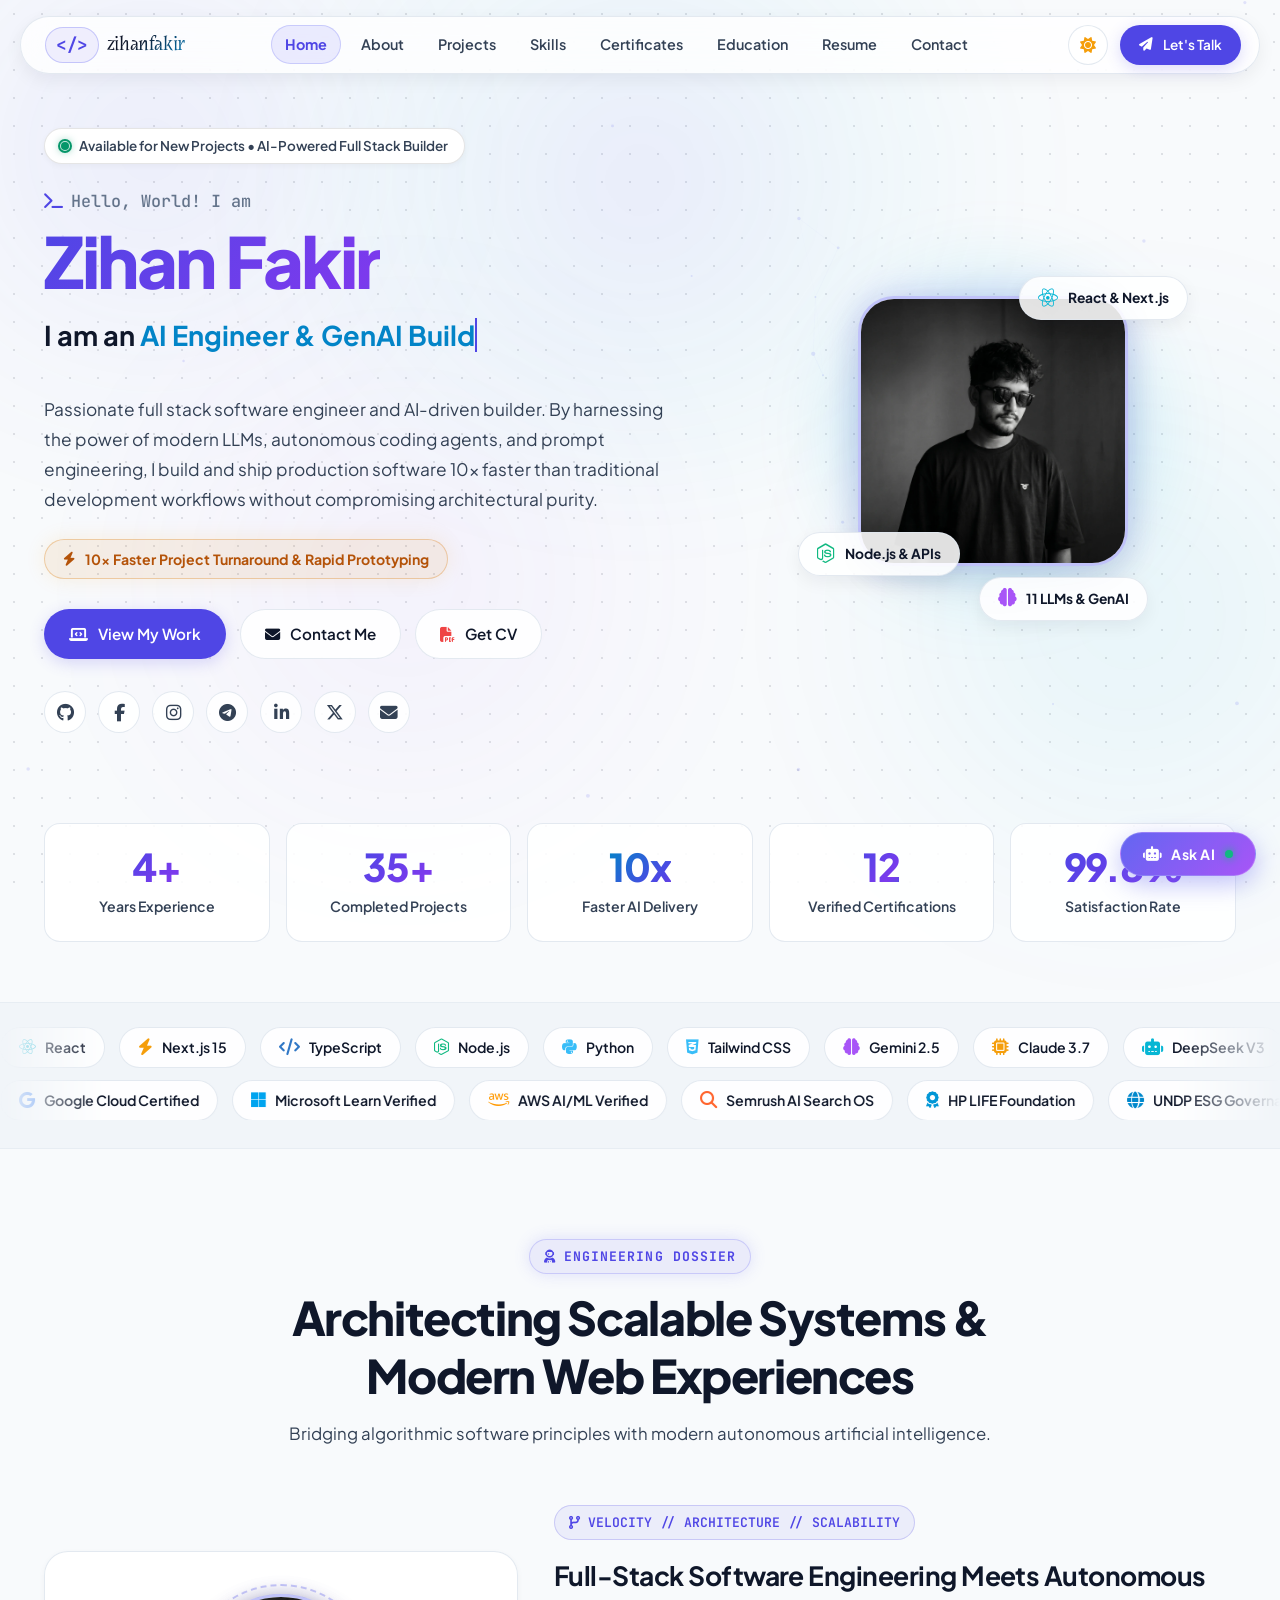
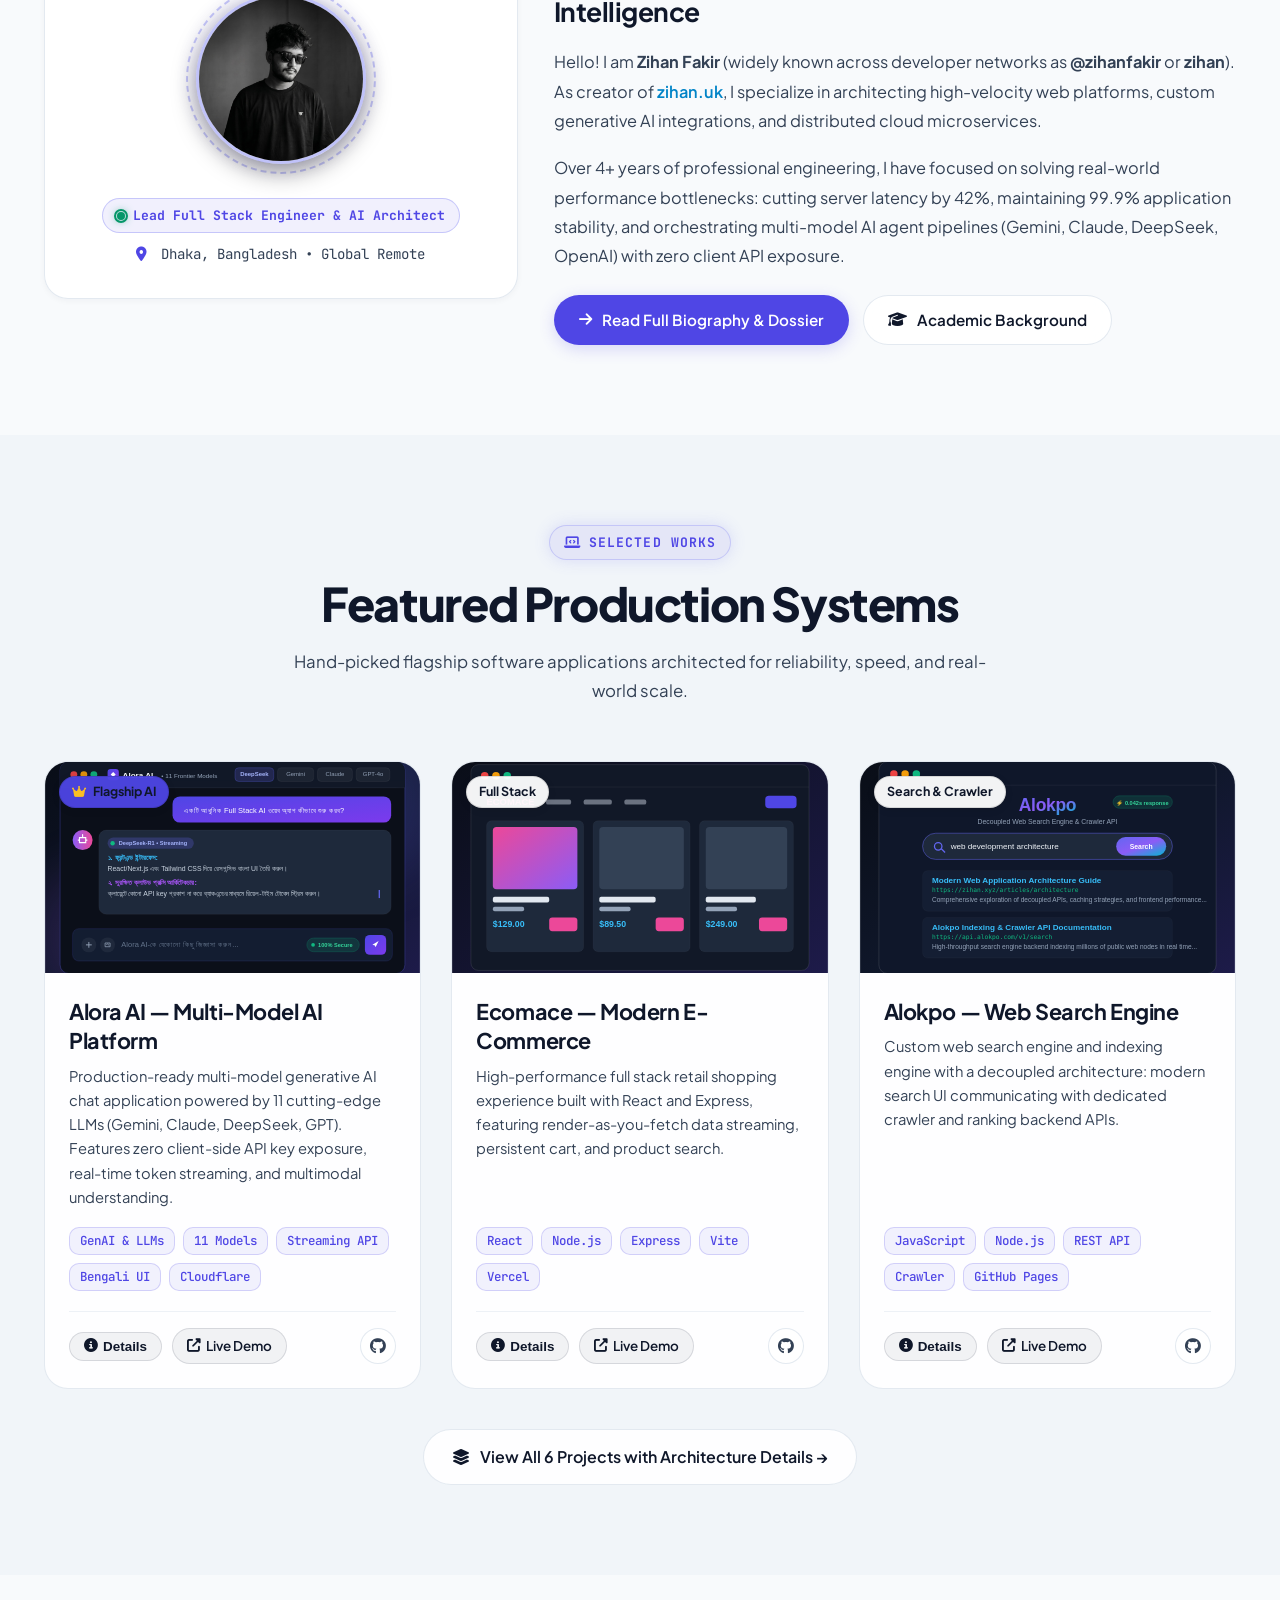
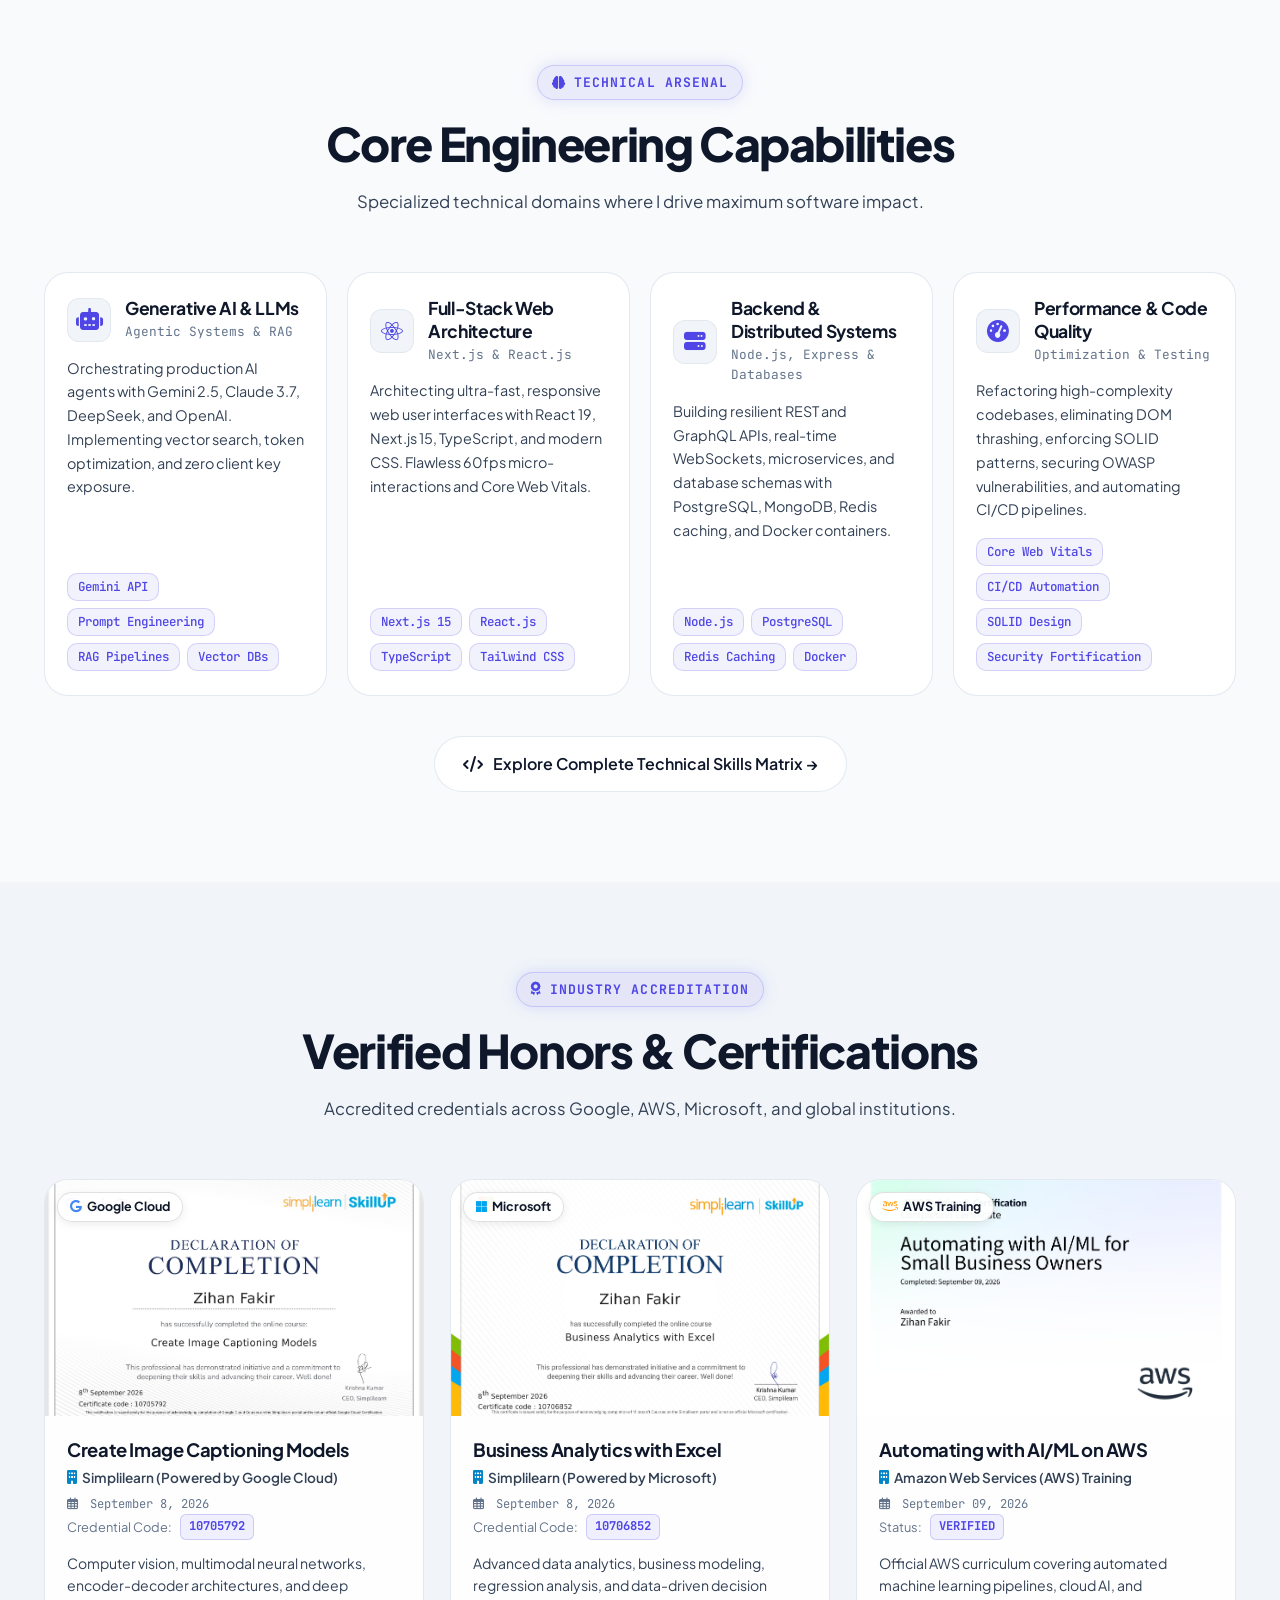
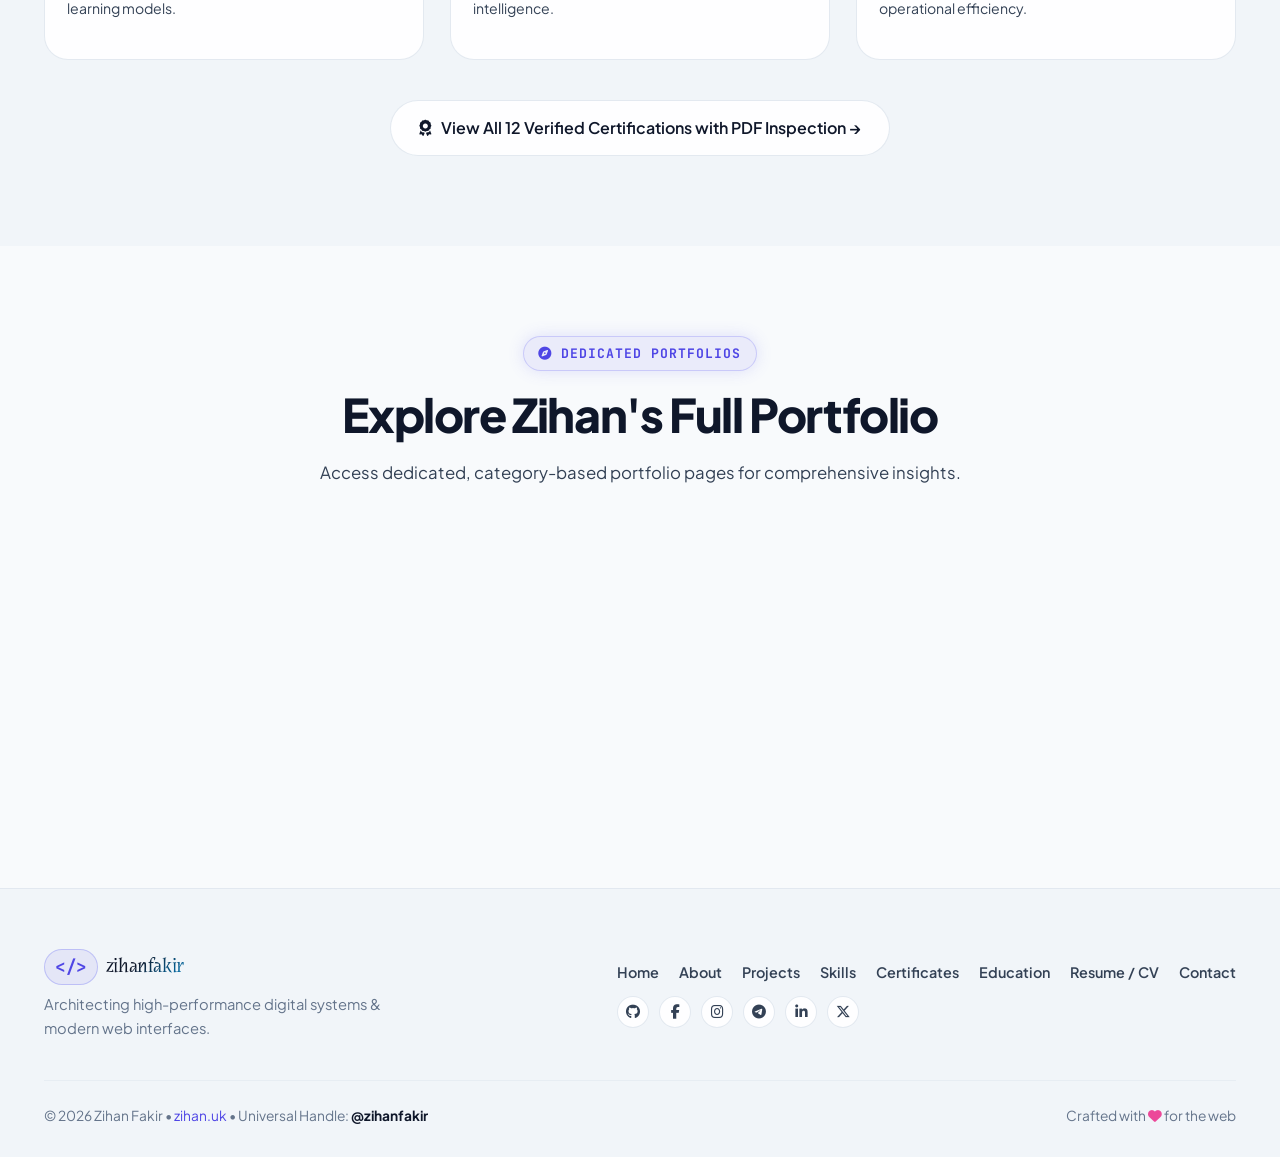
<file: index.html>
<!DOCTYPE html>
<html lang="en" data-theme="dark">
<head>
  <meta charset="UTF-8">
  <meta name="viewport" content="width=device-width, initial-scale=1.0, viewport-fit=cover">
  <!-- Clean Domain & Fresh URL Controller -->
  <script>
    (function() {
      try {
        var h = window.location.hostname.toLowerCase();
        var p = window.location.pathname;
        if (h.indexOf('github.io') !== -1) {
          var cleanPath = p.replace(/^\/(zihan-xyz|zihan-uk)/i, '');
          if (cleanPath.endsWith('/index.html')) cleanPath = cleanPath.slice(0, -10);
          else if (cleanPath.endsWith('.html')) cleanPath = cleanPath.slice(0, -5);
          window.location.replace('https://zihan.uk' + (cleanPath || '/') + window.location.search + window.location.hash);
          return;
        }
        if (window.history && window.history.replaceState && window.location.protocol.indexOf('http') === 0) {
          if (p.endsWith('/index.html') || p === '/index.html') {
            var cleanPath = p.replace(/\/index\.html$/, '') || '/';
            window.history.replaceState(null, '', cleanPath + window.location.search + window.location.hash);
          }
        }
      } catch (e) {}
    })();
  </script>


  <title>Zihan Fakir | AI Engineer &amp; Full Software Developer</title>
  <link rel="canonical" href="https://zihan.uk/">
  <meta name="description" content="Official portfolio of Zihan Fakir (also known as zihan or zihanfakir) on zihan.uk — AI-Powered Full Stack Software Developer &amp; GenAI Builder. Explore Alora AI, Ecomace, Alokpo, and verified cloud credentials.">
  <meta name="keywords" content="zihan, zihanfakir, zihan fakir, Zihan, Zihan Fakir, zihan.uk, zihan.xyz, zihanfakir portfolio, zihan developer, Full Stack Developer, Software Engineer, GenAI Builder, Alora AI, Alokpath AI, React, Node.js, Next.js, TypeScript, Web Development">
  <meta name="author" content="Zihan Fakir">
  <meta name="robots" content="index, follow, max-image-preview:large, max-snippet:-1, max-video-preview:-1">

  <!-- Open Graph / Social Media Meta Tags -->
  <meta property="og:type" content="website">
  <meta property="og:url" content="https://zihan.uk">
  <meta property="og:site_name" content="Zihan Fakir Portfolio">
  <meta property="og:locale" content="en_US">
  <meta property="og:title" content="Zihan Fakir | AI Engineer & Full Software Developer">
  <meta property="og:description" content="Meet with Artificial Intelligence — Official portfolio of Zihan Fakir (@zihanfakir). Explore flagship AI projects, full stack web apps, and verified credentials.">
  <meta property="og:image" content="assets/social-preview.jpg">
  <meta property="og:image:width" content="1200">
  <meta property="og:image:height" content="630">
  <meta property="og:image:alt" content="Zihan Fakir (zihanfakir) - AI Engineer & Full Software Developer">

  <!-- Twitter / X Card Meta Tags -->
  <meta name="twitter:card" content="summary_large_image">
  <meta name="twitter:site" content="@zihanfakir">
  <meta name="twitter:creator" content="@zihanfakir">
  <meta name="twitter:title" content="Zihan Fakir | AI Engineer & Full Software Developer">
  <meta name="twitter:description" content="Meet with Artificial Intelligence — Official portfolio of Zihan Fakir (@zihanfakir). Explore flagship AI projects, full stack web apps, and verified credentials.">
  <meta name="twitter:image" content="assets/social-preview.jpg">
  <!-- Favicon & App Icons -->
  <link rel="icon" type="image/svg+xml" href="x.svg?v=3">
  <link rel="alternate icon" href="x.svg">
  <link rel="apple-touch-icon" href="assets/z.jpeg">

  <!-- Google Search Console & SEO -->
  <meta name="google-site-verification" content="google-site-verification-zihanfakir">
  <link rel="sitemap" type="application/xml" title="Sitemap" href="sitemap.xml">

  <!-- Schema.org JSON-LD Structured Data (Person & WebSite) -->
  <script type="application/ld+json">
  {
    "@context": "https://schema.org",
    "@graph": [
      {
        "@type": "Person",
        "@id": "https://zihan.uk/#person",
        "name": "Zihan Fakir",
        "alternateName": ["zihan", "zihanfakir", "zihan fakir", "Zihan", "ZihanFakir"],
        "additionalName": "zihanfakir",
        "givenName": "Zihan",
        "familyName": "Fakir",
        "url": "https://zihan.uk/",
        "image": "https://zihan.uk/assets/z.jpeg",
        "jobTitle": "Full Stack Software Engineer & AI Builder",
        "description": "Zihan Fakir (also known online as zihanfakir or zihan) is an elite Full Stack Developer & AI-Powered Software Engineer building high-velocity web applications, autonomous AI solutions, and creator of zihan.uk.",
        "email": "mailto:x@zihan.uk",
        "telephone": "+8801402963123",
        "sameAs": [
          "https://github.com/zihanfakir",
          "https://linkedin.com/in/zihanfakir",
          "https://x.com/zihanfakir",
          "https://facebook.com/zihanfakir",
          "https://instagram.com/zihanfakir",
          "https://t.me/zihanfakir"
        ],
        "knowsAbout": [
          "Full Stack Development",
          "Generative AI & LLMs",
          "React",
          "Next.js",
          "Node.js",
          "TypeScript",
          "Python",
          "PostgreSQL",
          "Cloud Architecture"
        ]
      },
      {
        "@type": "WebSite",
        "@id": "https://zihan.uk/#website",
        "url": "https://zihan.uk/",
        "name": "Zihan Fakir - Official Portfolio",
        "alternateName": ["zihan.uk", "zihan", "zihanfakir", "zihan fakir", "zihan portfolio"],
        "description": "Official Personal Portfolio Website for Zihan Fakir / zihanfakir (zihan.uk)",
        "publisher": {
          "@id": "https://zihan.uk/#person"
        }
      }
    ]
  }
  </script>

  <!-- Google Fonts: Plus Jakarta Sans & JetBrains Mono -->
  <link rel="preconnect" href="https://fonts.googleapis.com">
  <link rel="preconnect" href="https://fonts.gstatic.com" crossorigin>
  <link href="https://fonts.googleapis.com/css2?family=Hind+Siliguri:wght@400;500;600;700&family=JetBrains+Mono:wght@400;500;600;700&family=Plus+Jakarta+Sans:wght@400;500;600;700;800&family=Syne:wght@700;800&display=swap" rel="stylesheet">

  <!-- Font Awesome Icons 6.5.1 -->
  <link rel="stylesheet" href="https://cdnjs.cloudflare.com/ajax/libs/font-awesome/6.5.1/css/all.min.css" integrity="sha512-DTOQO9RWCH3ppGqcWaEA1BIZOC6xxalwEsw9c2QQeAIftl+Vegovlnee1c9QX4TctnWMn13TZye+giMm8e2LwA==" crossorigin="anonymous" referrerpolicy="no-referrer" />

  <!-- Custom Stylesheet -->
  <link rel="stylesheet" href="css/style.css?v=16.6">

  <!-- Instant Theme Persistence Script -->
  <script>
    (function() {
      try {
        var savedTheme = localStorage.getItem('zihan-portfolio-theme') || localStorage.getItem('site_theme');
        var systemDark = window.matchMedia && window.matchMedia('(prefers-color-scheme: dark)').matches;
        var theme = savedTheme || (systemDark ? 'dark' : 'light');
        document.documentElement.setAttribute('data-theme', theme);
      } catch (e) {}
    })();
  </script>
</head>
<body>
  <!-- Accessibility Skip Link -->
  <a href="#main-content" class="skip-link">Skip to main content</a>

  <!-- Ambient Dynamic Background Glow Orbs -->
  <div class="bg-ambient-orb orb-1"></div>
  <div class="bg-ambient-orb orb-2"></div>
  <div class="bg-ambient-orb orb-3"></div>
  <div class="bg-tech-grid"></div>

  <!-- =========================================================================
       Site Header / Navigation Bar
       ========================================================================= -->
  <header class="site-header">
    <div class="container nav-container">
      <a href="index.html" class="logo">
        <span class="logo-code-prefix">&lt;/&gt;</span>
        <span class="logo-brand-name">zihanfakir</span>
      </a>

      <!-- Navigation Menu -->
      <nav class="nav-menu" id="nav-menu">
        <a href="index.html" class="nav-link active">Home</a>
        <a href="about.html" class="nav-link">About</a>
        <a href="projects.html" class="nav-link">Projects</a>
        <a href="skills.html" class="nav-link">Skills</a>
        <a href="certificates.html" class="nav-link">Certificates</a>
        <a href="education.html" class="nav-link">Education</a>
        <a href="resume.html" class="nav-link">Resume</a>
        <a href="contact.html" class="nav-link">Contact</a>
        <div class="nav-mobile-cta-wrapper">
          <a href="contact.html" class="btn btn-primary nav-mobile-cta">
            <i class="fas fa-paper-plane" aria-hidden="true"></i> Let's Talk
          </a>
        </div>
      </nav>

      <!-- Header Actions: Theme Toggle & CTA -->
      <div class="nav-actions">
        <!-- Light / Dark Theme Switcher Button -->
        <button type="button" id="theme-toggle-btn" class="theme-toggle-btn" aria-label="Toggle Light/Dark Theme" title="Toggle Light/Dark Theme">
          <i class="fas fa-sun theme-icon-sun"></i>
          <i class="fas fa-moon theme-icon-moon"></i>
        </button>

        <a href="contact.html" class="btn btn-primary btn-sm nav-desktop-cta">
          <i class="fas fa-paper-plane" aria-hidden="true"></i> Let's Talk
        </a>

        <!-- Mobile Hamburger Toggle -->
        <button class="mobile-toggle" id="mobile-toggle" aria-label="Open Navigation Menu">
          <i class="fas fa-bars"></i>
        </button>
      </div>
    </div>
  </header>

  <!-- Semantic Main Landmark -->
  <main id="main-content">

  <!-- =========================================================================
       1. Hero Section
       ========================================================================= -->
  <section id="home" class="hero-section">
    <!-- Ambient Spotlight Glow & Particle Constellation Canvas -->
    <div class="hero-spotlight"></div>
    <canvas id="hero-particles-canvas" class="hero-particles-canvas"></canvas>

    <div class="container">
      <div class="hero-grid">
        <!-- Hero Text Column -->
        <div class="hero-content">
          <div class="hero-badge">
            <span class="pulse-dot"></span>
            <span class="badge-text-full">Available for New Projects &bull; AI-Powered Full Stack Builder</span>
            <span class="badge-text-short">Available for Projects &bull; AI Builder</span>
          </div>

          <p class="hero-greeting"><i class="fas fa-terminal" style="color: var(--primary); margin-right: 8px;" aria-hidden="true"></i> Hello, World! I am</p>
          <h1 class="hero-title">
            <span class="gradient-text">Zihan Fakir</span>
          </h1>

          <div class="hero-subtitle">
            I am an <span id="typed-text"></span>
          </div>

          <p class="hero-bio">
            Passionate full stack software engineer and AI-driven builder. By harnessing the power of modern LLMs, autonomous coding agents, and prompt engineering, I build and ship production software 10x faster than traditional development workflows without compromising architectural purity.
          </p>

          <div class="hero-turnaround-badge">
            <i class="fas fa-bolt" aria-hidden="true"></i>
            <span class="turnaround-text-full">10x Faster Project Turnaround &amp; Rapid Prototyping</span>
            <span class="turnaround-text-short">10x Faster Turnaround &amp; Prototyping</span>
          </div>

          <div class="hero-actions">
            <a href="projects.html" class="btn btn-primary">
              <i class="fas fa-laptop-code" aria-hidden="true"></i> View My Work
            </a>
            <a href="contact.html" class="btn btn-secondary">
              <i class="fas fa-envelope" aria-hidden="true"></i> Contact Me
            </a>
            <a href="resume.html" class="btn btn-secondary" title="View Zihan Fakir's Curriculum Vitae">
              <i class="fas fa-file-pdf" style="color: #ef4444;" aria-hidden="true"></i> Get CV
            </a>
          </div>

          <!-- Social Links -->
          <div class="hero-socials">
            <a href="https://github.com/zihanfakir" target="_blank" rel="noopener noreferrer" class="social-link" title="GitHub (@zihanfakir)" aria-label="GitHub profile of Zihan Fakir">
              <i class="fab fa-github" aria-hidden="true"></i>
            </a>
            <a href="https://facebook.com/zihanfakir" target="_blank" rel="noopener noreferrer" class="social-link" title="Facebook (@zihanfakir)" aria-label="Facebook profile of Zihan Fakir">
              <i class="fab fa-facebook-f" aria-hidden="true"></i>
            </a>
            <a href="https://instagram.com/zihanfakir" target="_blank" rel="noopener noreferrer" class="social-link" title="Instagram (@zihanfakir)" aria-label="Instagram profile of Zihan Fakir">
              <i class="fab fa-instagram" aria-hidden="true"></i>
            </a>
            <a href="https://t.me/zihanfakir" target="_blank" rel="noopener noreferrer" class="social-link" title="Telegram (@zihanfakir)" aria-label="Telegram profile of Zihan Fakir">
              <i class="fab fa-telegram" aria-hidden="true"></i>
            </a>
            <a href="https://linkedin.com/in/zihanfakir" target="_blank" rel="noopener noreferrer" class="social-link" title="LinkedIn (@zihanfakir)" aria-label="LinkedIn profile of Zihan Fakir">
              <i class="fab fa-linkedin-in" aria-hidden="true"></i>
            </a>
            <a href="https://x.com/zihanfakir" target="_blank" rel="noopener noreferrer" class="social-link" title="Twitter / X (@zihanfakir)" aria-label="Twitter X profile of Zihan Fakir">
              <i class="fab fa-x-twitter" aria-hidden="true"></i>
            </a>
            <a href="mailto:x@zihan.uk" class="social-link" title="Send Email (x@zihan.uk)" aria-label="Send Email to x@zihan.uk">
              <i class="fas fa-envelope" aria-hidden="true"></i>
            </a>
          </div>
        </div>

        <!-- Hero Visual / Avatar Column -->
        <div class="hero-visual">
          <div class="avatar-wrapper">
            <div class="avatar-glow"></div>
            <div class="avatar-container">
              <picture>
                <source srcset="assets/z.webp" type="image/webp">
                <img src="assets/z.jpeg" alt="Zihan Fakir - AI Engineer &amp; Full Software Developer" class="avatar-img" width="270" height="270" fetchpriority="high" decoding="async">
              </picture>
            </div>

            <!-- Floating Badges -->
            <div class="float-badge float-badge-1">
              <i class="fab fa-react" style="color: #06b6d4; font-size: 1.25rem;" aria-hidden="true"></i>
              <span>React &amp; Next.js</span>
            </div>

            <div class="float-badge float-badge-2">
              <i class="fab fa-node-js" style="color: #10b981; font-size: 1.25rem;" aria-hidden="true"></i>
              <span>Node.js &amp; APIs</span>
            </div>

            <div class="float-badge float-badge-3">
              <i class="fas fa-brain" style="color: #a855f7; font-size: 1.15rem;" aria-hidden="true"></i>
              <span>11 LLMs &amp; GenAI</span>
            </div>
          </div>
        </div>
      </div>
    </div>
  </section>

  <!-- =========================================================================
       2. Quick Metrics & Stats Bar
       ========================================================================= -->
  <section class="stats-bar">
    <div class="container">
      <div class="stats-grid">
        <div class="stat-item">
          <div class="stat-number gradient-text">4+</div>
          <div class="stat-label">Years Experience</div>
        </div>
        <div class="stat-item">
          <div class="stat-number gradient-text">35+</div>
          <div class="stat-label">Completed Projects</div>
        </div>
        <div class="stat-item">
          <div class="stat-number gradient-text-accent">10x</div>
          <div class="stat-label">Faster AI Delivery</div>
        </div>
        <div class="stat-item">
          <div class="stat-number gradient-text">12</div>
          <div class="stat-label">Verified Certifications</div>
        </div>
        <div class="stat-item">
          <div class="stat-number gradient-text">99.8%</div>
          <div class="stat-label">Satisfaction Rate</div>
        </div>
      </div>
    </div>
  </section>

  <!-- =========================================================================
       2b. Tech Stack & Verified Credentials Infinite Rolling Marquee
       ========================================================================= -->
  <section class="marquee-section" aria-label="Tech Stack and Verified Credentials">
    <div class="marquee-mask">
      <!-- Marquee Row 1: Core Technologies (Left Scroll) -->
      <div class="marquee-row">
        <div class="marquee-track">
          <span class="marquee-item"><i class="fab fa-react" style="color: #06b6d4;"></i> React</span>
          <span class="marquee-item"><i class="fas fa-bolt" style="color: #f59e0b;"></i> Next.js 15</span>
          <span class="marquee-item"><i class="fas fa-code" style="color: #3178c6;"></i> TypeScript</span>
          <span class="marquee-item"><i class="fab fa-node-js" style="color: #10b981;"></i> Node.js</span>
          <span class="marquee-item"><i class="fab fa-python" style="color: #38bdf8;"></i> Python</span>
          <span class="marquee-item"><i class="fab fa-css3-alt" style="color: #38bdf8;"></i> Tailwind CSS</span>
          <span class="marquee-item"><i class="fas fa-brain" style="color: #a855f7;"></i> Gemini 2.5</span>
          <span class="marquee-item"><i class="fas fa-microchip" style="color: #f59e0b;"></i> Claude 3.7</span>
          <span class="marquee-item"><i class="fas fa-robot" style="color: #06b6d4;"></i> DeepSeek V3</span>
          <span class="marquee-item"><i class="fas fa-database" style="color: #6366f1;"></i> PostgreSQL</span>
          <span class="marquee-item"><i class="fab fa-docker" style="color: #2563eb;"></i> Docker</span>
          <span class="marquee-item"><i class="fas fa-memory" style="color: #ef4444;"></i> Redis</span>
          <span class="marquee-item"><i class="fab fa-js" style="color: #f7df1e;"></i> JavaScript</span>
          <span class="marquee-item"><i class="fas fa-fire" style="color: #ffca28;"></i> Firebase</span>
        </div>
        <div class="marquee-track" aria-hidden="true">
          <span class="marquee-item"><i class="fab fa-react" style="color: #06b6d4;"></i> React</span>
          <span class="marquee-item"><i class="fas fa-bolt" style="color: #f59e0b;"></i> Next.js 15</span>
          <span class="marquee-item"><i class="fas fa-code" style="color: #3178c6;"></i> TypeScript</span>
          <span class="marquee-item"><i class="fab fa-node-js" style="color: #10b981;"></i> Node.js</span>
          <span class="marquee-item"><i class="fab fa-python" style="color: #38bdf8;"></i> Python</span>
          <span class="marquee-item"><i class="fab fa-css3-alt" style="color: #38bdf8;"></i> Tailwind CSS</span>
          <span class="marquee-item"><i class="fas fa-brain" style="color: #a855f7;"></i> Gemini 2.5</span>
          <span class="marquee-item"><i class="fas fa-microchip" style="color: #f59e0b;"></i> Claude 3.7</span>
          <span class="marquee-item"><i class="fas fa-robot" style="color: #06b6d4;"></i> DeepSeek V3</span>
          <span class="marquee-item"><i class="fas fa-database" style="color: #6366f1;"></i> PostgreSQL</span>
          <span class="marquee-item"><i class="fab fa-docker" style="color: #2563eb;"></i> Docker</span>
          <span class="marquee-item"><i class="fas fa-memory" style="color: #ef4444;"></i> Redis</span>
          <span class="marquee-item"><i class="fab fa-js" style="color: #f7df1e;"></i> JavaScript</span>
          <span class="marquee-item"><i class="fas fa-fire" style="color: #ffca28;"></i> Firebase</span>
        </div>
      </div>

      <!-- Marquee Row 2: Verified Credential Issuers (Right / Reverse Scroll) -->
      <div class="marquee-row marquee-row-reverse" style="margin-top: 12px;">
        <div class="marquee-track marquee-track-reverse">
          <span class="marquee-item"><i class="fab fa-google" style="color: #4285f4;"></i> Google Cloud Certified</span>
          <span class="marquee-item"><i class="fab fa-microsoft" style="color: #00a4ef;"></i> Microsoft Learn Verified</span>
          <span class="marquee-item"><i class="fab fa-aws" style="color: #ff9900;"></i> AWS AI/ML Verified</span>
          <span class="marquee-item"><i class="fas fa-search" style="color: #ff642d;"></i> Semrush AI Search OS</span>
          <span class="marquee-item"><i class="fas fa-award" style="color: #0096d6;"></i> HP LIFE Foundation</span>
          <span class="marquee-item"><i class="fas fa-globe" style="color: #0088cc;"></i> UNDP ESG Governance</span>
          <span class="marquee-item"><i class="fas fa-certificate" style="color: #ec4899;"></i> Blockchain Verified</span>
          <span class="marquee-item"><i class="fas fa-graduation-cap" style="color: #8b5cf6;"></i> UniAthena Verified</span>
        </div>
        <div class="marquee-track marquee-track-reverse" aria-hidden="true">
          <span class="marquee-item"><i class="fab fa-google" style="color: #4285f4;"></i> Google Cloud Certified</span>
          <span class="marquee-item"><i class="fab fa-microsoft" style="color: #00a4ef;"></i> Microsoft Learn Verified</span>
          <span class="marquee-item"><i class="fab fa-aws" style="color: #ff9900;"></i> AWS AI/ML Verified</span>
          <span class="marquee-item"><i class="fas fa-search" style="color: #ff642d;"></i> Semrush AI Search OS</span>
          <span class="marquee-item"><i class="fas fa-award" style="color: #0096d6;"></i> HP LIFE Foundation</span>
          <span class="marquee-item"><i class="fas fa-globe" style="color: #0088cc;"></i> UNDP ESG Governance</span>
          <span class="marquee-item"><i class="fas fa-certificate" style="color: #ec4899;"></i> Blockchain Verified</span>
          <span class="marquee-item"><i class="fas fa-graduation-cap" style="color: #8b5cf6;"></i> UniAthena Verified</span>
        </div>
      </div>
    </div>
  </section>

  <!-- =========================================================================
       3. About Teaser Section
       ========================================================================= -->
  <section class="section">
    <div class="container">
      <div class="section-header">
        <span class="section-tag"><i class="fas fa-user-astronaut"></i> Engineering Dossier</span>
        <h2 class="section-title">Architecting Scalable Systems &amp; Modern Web Experiences</h2>
        <p class="section-desc">Bridging algorithmic software principles with modern autonomous artificial intelligence.</p>
      </div>

      <div class="about-grid home-about-grid">
        <!-- Visual & Fast Facts Card -->
        <div class="about-visual-card">
          <div class="about-avatar-wrapper">
            <img src="assets/z.jpeg" alt="Zihan Fakir - AI Engineer &amp; Full Stack Software Developer" class="about-avatar-img" width="220" height="220" loading="lazy" decoding="async">
            <div class="about-avatar-ring"></div>
          </div>
          <div class="about-badge-status">
            <span class="pulse-dot"></span>
            <span>Lead Full Stack Engineer &amp; AI Architect</span>
          </div>
          <div style="font-size: 0.88rem; color: var(--text-secondary); margin-top: 10px; font-family: var(--font-mono);">
            <i class="fas fa-map-marker-alt" style="color: var(--primary); margin-right: 6px;"></i> Dhaka, Bangladesh &bull; Global Remote
          </div>
        </div>

        <!-- Bio Content & Teaser -->
        <div class="about-text">
          <div class="about-credo-badge">
            <i class="fas fa-code-branch" aria-hidden="true"></i> VELOCITY // ARCHITECTURE // SCALABILITY
          </div>
          <h3>Full-Stack Software Engineering Meets Autonomous Intelligence</h3>
          <p>
            Hello! I am <strong>Zihan Fakir</strong> (widely known across developer networks as <strong>@zihanfakir</strong> or <strong>zihan</strong>). As creator of <a href="https://zihan.uk" style="color: var(--secondary); font-weight: 600;">zihan.uk</a>, I specialize in architecting high-velocity web platforms, custom generative AI integrations, and distributed cloud microservices.
          </p>
          <p>
            Over 4+ years of professional engineering, I have focused on solving real-world performance bottlenecks: cutting server latency by 42%, maintaining 99.9% application stability, and orchestrating multi-model AI agent pipelines (Gemini, Claude, DeepSeek, OpenAI) with zero client API exposure.
          </p>

          <div style="display: flex; gap: 14px; flex-wrap: wrap; margin-top: 24px;">
            <a href="about.html" class="btn btn-primary">
              <i class="fas fa-arrow-right" aria-hidden="true"></i> Read Full Biography &amp; Dossier
            </a>
            <a href="education.html" class="btn btn-secondary">
              <i class="fas fa-graduation-cap" aria-hidden="true"></i> Academic Background
            </a>
          </div>
        </div>
      </div>
    </div>
  </section>

  <!-- =========================================================================
       4. Featured Projects Section (Selected Works)
       ========================================================================= -->
  <section class="section" style="background-color: var(--bg-body-secondary);">
    <div class="container">
      <div class="section-header">
        <span class="section-tag"><i class="fas fa-laptop-code"></i> Selected Works</span>
        <h2 class="section-title">Featured Production Systems</h2>
        <p class="section-desc">Hand-picked flagship software applications architected for reliability, speed, and real-world scale.</p>
      </div>

      <div class="projects-grid">
        <!-- Project 1: Alora AI - Flagship GenAI -->
        <div class="project-card" data-category="ai fullstack">
          <div class="project-thumbnail">
            <img src="assets/project-1.svg" alt="Alora AI - Multi-Model AI Chat Platform" class="project-img" loading="lazy" decoding="async" width="400" height="225">
            <span class="project-badge-tag" style="background: rgba(79, 70, 229, 0.95);"><i class="fas fa-crown" style="color: #fbbf24; margin-right: 5px;" aria-hidden="true"></i> Flagship AI</span>
          </div>
          <div class="project-content">
            <h3 class="project-title" style="font-size: 1.35rem; margin-bottom: 8px;">Alora AI — Multi-Model AI Platform</h3>
            <p class="project-desc">
              Production-ready multi-model generative AI chat application powered by 11 cutting-edge LLMs (Gemini, Claude, DeepSeek, GPT). Features zero client-side API key exposure, real-time token streaming, and multimodal understanding.
            </p>
            <div class="project-techs">
              <span class="tech-tag">GenAI &amp; LLMs</span>
              <span class="tech-tag">11 Models</span>
              <span class="tech-tag">Streaming API</span>
              <span class="tech-tag">Bengali UI</span>
              <span class="tech-tag">Cloudflare</span>
            </div>
            <div class="project-footer">
              <div class="project-links">
                <button type="button" class="project-link-btn view-project-details" data-project-id="proj-1" aria-haspopup="dialog">
                  <i class="fas fa-info-circle" aria-hidden="true"></i> Details
                </button>
                <a href="https://alora.zihan.xyz" target="_blank" rel="noopener noreferrer" class="project-link-btn" title="Visit Live Alora AI on alora.zihan.xyz">
                  <i class="fas fa-external-link-alt" aria-hidden="true"></i> Live Demo
                </a>
              </div>
              <a href="https://github.com/zihanfakir/ai.zihan.xyz" target="_blank" rel="noopener noreferrer" class="social-link" style="width: 36px; height: 36px; font-size: 1rem;" title="View Source on GitHub (zihanfakir/ai.zihan.xyz)" aria-label="View source code on GitHub">
                <i class="fab fa-github" aria-hidden="true"></i>
              </a>
            </div>
          </div>
        </div>

        <!-- Project 2: Ecomace - Full Stack E-Commerce Platform -->
        <div class="project-card" data-category="fullstack">
          <div class="project-thumbnail">
            <img src="assets/project-2.svg" alt="Ecomace - Full Stack E-Commerce Platform" class="project-img" loading="lazy" decoding="async" width="400" height="225">
            <span class="project-badge-tag">Full Stack</span>
          </div>
          <div class="project-content">
            <h3 class="project-title" style="font-size: 1.35rem; margin-bottom: 8px;">Ecomace — Modern E-Commerce</h3>
            <p class="project-desc">
              High-performance full stack retail shopping experience built with React and Express, featuring render-as-you-fetch data streaming, persistent cart, and product search.
            </p>
            <div class="project-techs">
              <span class="tech-tag">React</span>
              <span class="tech-tag">Node.js</span>
              <span class="tech-tag">Express</span>
              <span class="tech-tag">Vite</span>
              <span class="tech-tag">Vercel</span>
            </div>
            <div class="project-footer">
              <div class="project-links">
                <button type="button" class="project-link-btn view-project-details" data-project-id="proj-2" aria-haspopup="dialog">
                  <i class="fas fa-info-circle" aria-hidden="true"></i> Details
                </button>
                <a href="https://ecomace.vercel.app/" target="_blank" rel="noopener noreferrer" class="project-link-btn" title="Visit Live Site on Vercel">
                  <i class="fas fa-external-link-alt" aria-hidden="true"></i> Live Demo
                </a>
              </div>
              <a href="https://github.com/zihanfakir/Ecomace" target="_blank" rel="noopener noreferrer" class="social-link" style="width: 36px; height: 36px; font-size: 1rem;" title="View Source on GitHub (zihanfakir/Ecomace)" aria-label="View source code on GitHub">
                <i class="fab fa-github" aria-hidden="true"></i>
              </a>
            </div>
          </div>
        </div>

        <!-- Project 3: Alokpo - Web Search Engine -->
        <div class="project-card" data-category="ai">
          <div class="project-thumbnail">
            <img src="assets/project-3.svg" alt="Alokpo - Web Search Engine &amp; Crawler" class="project-img" loading="lazy" decoding="async" width="400" height="225">
            <span class="project-badge-tag">Search &amp; Crawler</span>
          </div>
          <div class="project-content">
            <h3 class="project-title" style="font-size: 1.35rem; margin-bottom: 8px;">Alokpo — Web Search Engine</h3>
            <p class="project-desc">
              Custom web search engine and indexing engine with a decoupled architecture: modern search UI communicating with dedicated crawler and ranking backend APIs.
            </p>
            <div class="project-techs">
              <span class="tech-tag">JavaScript</span>
              <span class="tech-tag">Node.js</span>
              <span class="tech-tag">REST API</span>
              <span class="tech-tag">Crawler</span>
              <span class="tech-tag">GitHub Pages</span>
            </div>
            <div class="project-footer">
              <div class="project-links">
                <button type="button" class="project-link-btn view-project-details" data-project-id="proj-3" aria-haspopup="dialog">
                  <i class="fas fa-info-circle" aria-hidden="true"></i> Details
                </button>
                <a href="https://zihanfakir.github.io/alokpo-search/" target="_blank" rel="noopener noreferrer" class="project-link-btn" title="Live Search Engine">
                  <i class="fas fa-external-link-alt" aria-hidden="true"></i> Live Demo
                </a>
              </div>
              <a href="https://github.com/zihanfakir/alokpo-search" target="_blank" rel="noopener noreferrer" class="social-link" style="width: 36px; height: 36px; font-size: 1rem;" title="View Frontend Source on GitHub" aria-label="View source code on GitHub">
                <i class="fab fa-github" aria-hidden="true"></i>
              </a>
            </div>
          </div>
        </div>
      </div>

      <!-- View All Projects CTA Banner -->
      <div class="section-view-all-cta">
        <a href="projects.html" class="btn btn-secondary" style="font-size: 1rem; padding: 14px 28px;">
          <i class="fas fa-layer-group" aria-hidden="true"></i> View All 6 Projects with Architecture Details &rarr;
        </a>
      </div>
    </div>
  </section>

  <!-- =========================================================================
       5. Core Technical Capabilities Overview
       ========================================================================= -->
  <section class="section">
    <div class="container">
      <div class="section-header">
        <span class="section-tag"><i class="fas fa-brain"></i> Technical Arsenal</span>
        <h2 class="section-title">Core Engineering Capabilities</h2>
        <p class="section-desc">Specialized technical domains where I drive maximum software impact.</p>
      </div>

      <div class="skills-grid">
        <!-- Capability 1 -->
        <div class="skill-category-card">
          <div class="skill-cat-header">
            <div class="skill-cat-icon">
              <i class="fas fa-robot"></i>
            </div>
            <div>
              <h3 class="skill-cat-title">Generative AI &amp; LLMs</h3>
              <div class="skill-cat-subtitle">Agentic Systems &amp; RAG</div>
            </div>
          </div>
          <p class="skill-cat-desc">
            Orchestrating production AI agents with Gemini 2.5, Claude 3.7, DeepSeek, and OpenAI. Implementing vector search, token optimization, and zero client key exposure.
          </p>
          <div class="tech-tags">
            <span class="tech-tag">Gemini API</span>
            <span class="tech-tag">Prompt Engineering</span>
            <span class="tech-tag">RAG Pipelines</span>
            <span class="tech-tag">Vector DBs</span>
          </div>
        </div>

        <!-- Capability 2 -->
        <div class="skill-category-card">
          <div class="skill-cat-header">
            <div class="skill-cat-icon">
              <i class="fab fa-react"></i>
            </div>
            <div>
              <h3 class="skill-cat-title">Full-Stack Web Architecture</h3>
              <div class="skill-cat-subtitle">Next.js &amp; React.js</div>
            </div>
          </div>
          <p class="skill-cat-desc">
            Architecting ultra-fast, responsive web user interfaces with React 19, Next.js 15, TypeScript, and modern CSS. Flawless 60fps micro-interactions and Core Web Vitals.
          </p>
          <div class="tech-tags">
            <span class="tech-tag">Next.js 15</span>
            <span class="tech-tag">React.js</span>
            <span class="tech-tag">TypeScript</span>
            <span class="tech-tag">Tailwind CSS</span>
          </div>
        </div>

        <!-- Capability 3 -->
        <div class="skill-category-card">
          <div class="skill-cat-header">
            <div class="skill-cat-icon">
              <i class="fas fa-server"></i>
            </div>
            <div>
              <h3 class="skill-cat-title">Backend &amp; Distributed Systems</h3>
              <div class="skill-cat-subtitle">Node.js, Express &amp; Databases</div>
            </div>
          </div>
          <p class="skill-cat-desc">
            Building resilient REST and GraphQL APIs, real-time WebSockets, microservices, and database schemas with PostgreSQL, MongoDB, Redis caching, and Docker containers.
          </p>
          <div class="tech-tags">
            <span class="tech-tag">Node.js</span>
            <span class="tech-tag">PostgreSQL</span>
            <span class="tech-tag">Redis Caching</span>
            <span class="tech-tag">Docker</span>
          </div>
        </div>

        <!-- Capability 4 -->
        <div class="skill-category-card">
          <div class="skill-cat-header">
            <div class="skill-cat-icon">
              <i class="fas fa-tachometer-alt"></i>
            </div>
            <div>
              <h3 class="skill-cat-title">Performance &amp; Code Quality</h3>
              <div class="skill-cat-subtitle">Optimization &amp; Testing</div>
            </div>
          </div>
          <p class="skill-cat-desc">
            Refactoring high-complexity codebases, eliminating DOM thrashing, enforcing SOLID patterns, securing OWASP vulnerabilities, and automating CI/CD pipelines.
          </p>
          <div class="tech-tags">
            <span class="tech-tag">Core Web Vitals</span>
            <span class="tech-tag">CI/CD Automation</span>
            <span class="tech-tag">SOLID Design</span>
            <span class="tech-tag">Security Fortification</span>
          </div>
        </div>
      </div>

      <!-- View All Skills CTA -->
      <div class="section-view-all-cta">
        <a href="skills.html" class="btn btn-secondary" style="font-size: 1rem; padding: 14px 28px;">
          <i class="fas fa-code" aria-hidden="true"></i> Explore Complete Technical Skills Matrix &rarr;
        </a>
      </div>
    </div>
  </section>

  <!-- =========================================================================
       6. Verified Honors & Certifications Highlight
       ========================================================================= -->
  <section class="section" style="background-color: var(--bg-body-secondary);">
    <div class="container">
      <div class="section-header">
        <span class="section-tag"><i class="fas fa-award"></i> Industry Accreditation</span>
        <h2 class="section-title">Verified Honors &amp; Certifications</h2>
        <p class="section-desc">Accredited credentials across Google, AWS, Microsoft, and global institutions.</p>
      </div>

      <div class="cert-grid certs-grid">
        <!-- Cert 1: Google Cloud Image Captioning -->
        <div class="cert-card" data-category="ai cloud">
          <div class="cert-card-badge"><i class="fab fa-google" style="color: #4285f4; margin-right: 5px;"></i> Google Cloud</div>
          <div class="cert-preview-wrapper" onclick="location.href='certificates.html'" role="button" tabindex="0" aria-label="View Google Cloud Certificate preview">
            <img src="assets/certificates/cert-1.jpg" alt="Google Cloud Image Captioning Certificate" class="cert-preview-img" loading="lazy" width="400" height="280">
            <div class="cert-preview-overlay">
              <span class="cert-preview-badge"><i class="fas fa-search-plus"></i> View on Certificates Page</span>
            </div>
          </div>
          <div class="cert-info">
            <h3 class="cert-title" style="font-size: 1.15rem; margin-bottom: 4px;">Create Image Captioning Models</h3>
            <div class="cert-issuer"><i class="fas fa-building" style="color: var(--secondary); margin-right: 5px;"></i> Simplilearn (Powered by Google Cloud)</div>
            <div class="cert-date"><i class="far fa-calendar-alt" style="margin-right: 5px;"></i> September 8, 2026</div>
            <div class="cert-meta">
              <span class="cert-meta-label">Credential Code:</span>
              <code class="cert-code">10705792</code>
            </div>
            <p class="cert-desc">Computer vision, multimodal neural networks, encoder-decoder architectures, and deep learning models.</p>
          </div>
        </div>

        <!-- Cert 2: Microsoft Business Analytics -->
        <div class="cert-card" data-category="business">
          <div class="cert-card-badge"><i class="fab fa-microsoft" style="color: #00a4ef; margin-right: 5px;"></i> Microsoft</div>
          <div class="cert-preview-wrapper" onclick="location.href='certificates.html'" role="button" tabindex="0" aria-label="View Microsoft Certificate preview">
            <img src="assets/certificates/cert-2.jpg" alt="Microsoft Business Analytics Certificate" class="cert-preview-img" loading="lazy" width="400" height="280">
            <div class="cert-preview-overlay">
              <span class="cert-preview-badge"><i class="fas fa-search-plus"></i> View on Certificates Page</span>
            </div>
          </div>
          <div class="cert-info">
            <h3 class="cert-title" style="font-size: 1.15rem; margin-bottom: 4px;">Business Analytics with Excel</h3>
            <div class="cert-issuer"><i class="fas fa-building" style="color: var(--secondary); margin-right: 5px;"></i> Simplilearn (Powered by Microsoft)</div>
            <div class="cert-date"><i class="far fa-calendar-alt" style="margin-right: 5px;"></i> September 8, 2026</div>
            <div class="cert-meta">
              <span class="cert-meta-label">Credential Code:</span>
              <code class="cert-code">10706852</code>
            </div>
            <p class="cert-desc">Advanced data analytics, business modeling, regression analysis, and data-driven decision intelligence.</p>
          </div>
        </div>

        <!-- Cert 9: AWS Automating AI/ML Pipelines -->
        <div class="cert-card" data-category="ai cloud">
          <div class="cert-card-badge"><i class="fab fa-aws" style="color: #ff9900; margin-right: 5px;"></i> AWS Training</div>
          <div class="cert-preview-wrapper" onclick="location.href='certificates.html'" role="button" tabindex="0" aria-label="View AWS Certificate preview">
            <img src="assets/certificates/cert-9.jpg" alt="AWS Training and Certification" class="cert-preview-img" loading="lazy" width="400" height="280">
            <div class="cert-preview-overlay">
              <span class="cert-preview-badge"><i class="fas fa-search-plus"></i> View on Certificates Page</span>
            </div>
          </div>
          <div class="cert-info">
            <h3 class="cert-title" style="font-size: 1.15rem; margin-bottom: 4px;">Automating with AI/ML on AWS</h3>
            <div class="cert-issuer"><i class="fas fa-building" style="color: var(--secondary); margin-right: 5px;"></i> Amazon Web Services (AWS) Training</div>
            <div class="cert-date"><i class="far fa-calendar-alt" style="margin-right: 5px;"></i> September 09, 2026</div>
            <div class="cert-meta">
              <span class="cert-meta-label">Status:</span>
              <code class="cert-code">VERIFIED</code>
            </div>
            <p class="cert-desc">Official AWS curriculum covering automated machine learning pipelines, cloud AI, and operational efficiency.</p>
          </div>
        </div>
      </div>

      <!-- View All Certificates CTA -->
      <div class="section-view-all-cta">
        <a href="certificates.html" class="btn btn-secondary" style="font-size: 1rem; padding: 14px 28px;">
          <i class="fas fa-award" aria-hidden="true"></i> View All 12 Verified Certifications with PDF Inspection &rarr;
        </a>
      </div>
    </div>
  </section>

  <!-- =========================================================================
       7. Multi-Page Portfolios & Connected Gateway Hub
       ========================================================================= -->
  <section class="section">
    <div class="container">
      <div class="section-header">
        <span class="section-tag"><i class="fas fa-compass"></i> Dedicated Portfolios</span>
        <h2 class="section-title">Explore Zihan's Full Portfolio</h2>
        <p class="section-desc">Access dedicated, category-based portfolio pages for comprehensive insights.</p>
      </div>

      <div class="gateway-grid">
        <a href="education.html" class="gateway-card">
          <div class="gateway-icon-box">
            <i class="fas fa-graduation-cap"></i>
          </div>
          <h3 class="gateway-title">Academic Background</h3>
          <p class="gateway-desc">Computer Science &amp; Engineering honours degree, algorithmic coursework, and theoretical foundations.</p>
          <div class="gateway-link-text">
            <span>Explore Education</span>
            <i class="fas fa-arrow-right"></i>
          </div>
        </a>

        <a href="resume.html" class="gateway-card">
          <div class="gateway-icon-box">
            <i class="fas fa-file-invoice"></i>
          </div>
          <h3 class="gateway-title">Official Resume / CV</h3>
          <p class="gateway-desc">Interactive curriculum vitae with work history, systems impact, and print/download PDF capabilities.</p>
          <div class="gateway-link-text">
            <span>View Resume</span>
            <i class="fas fa-arrow-right"></i>
          </div>
        </a>

        <a href="contact.html" class="gateway-card">
          <div class="gateway-icon-box">
            <i class="fas fa-paper-plane"></i>
          </div>
          <h3 class="gateway-title">Get In Touch</h3>
          <p class="gateway-desc">Direct email, WhatsApp messaging, and project inquiry form with guaranteed 12-24h turnaround.</p>
          <div class="gateway-link-text">
            <span>Start Conversation</span>
            <i class="fas fa-arrow-right"></i>
          </div>
        </a>
      </div>
    </div>
  </section>

  <!-- End of Semantic Main Landmark -->
  </main>

  <!-- =========================================================================
       Project Details Dialog Modal
       ========================================================================= -->
  <div id="project-modal" class="modal-overlay" role="dialog" aria-modal="true" aria-labelledby="modal-details-body" aria-hidden="true">
    <div class="modal-window">
      <button type="button" id="modal-close-btn" class="modal-close-btn" aria-label="Close dialog">
        <i class="fas fa-times" aria-hidden="true"></i>
      </button>
      <div id="modal-details-body"></div>
    </div>
  </div>

  <!-- =========================================================================
       Site Footer
       ========================================================================= -->
  <footer class="site-footer">
    <div class="container">
      <div class="footer-content">
        <div class="footer-brand">
          <a href="index.html" class="logo">
            <span class="logo-code-prefix">&lt;/&gt;</span>
            <span class="logo-brand-name">zihanfakir</span>
          </a>
          <p>Architecting high-performance digital systems &amp; modern web interfaces.</p>
        </div>

        <div style="display: flex; flex-direction: column; gap: 12px;">
          <div class="footer-links">
            <a href="index.html" class="footer-link active">Home</a>
            <a href="about.html" class="footer-link">About</a>
            <a href="projects.html" class="footer-link">Projects</a>
            <a href="skills.html" class="footer-link">Skills</a>
            <a href="certificates.html" class="footer-link">Certificates</a>
            <a href="education.html" class="footer-link">Education</a>
            <a href="resume.html" class="footer-link">Resume / CV</a>
            <a href="contact.html" class="footer-link">Contact</a>
          </div>
          <div class="hero-socials" style="gap: 10px;">
            <a href="https://github.com/zihanfakir" target="_blank" rel="noopener noreferrer" class="social-link" style="width: 32px; height: 32px; font-size: 0.9rem;" title="GitHub (@zihanfakir)" aria-label="GitHub profile of Zihan Fakir">
              <i class="fab fa-github" aria-hidden="true"></i>
            </a>
            <a href="https://facebook.com/zihanfakir" target="_blank" rel="noopener noreferrer" class="social-link" style="width: 32px; height: 32px; font-size: 0.9rem;" title="Facebook (@zihanfakir)" aria-label="Facebook profile of Zihan Fakir">
              <i class="fab fa-facebook-f" aria-hidden="true"></i>
            </a>
            <a href="https://instagram.com/zihanfakir" target="_blank" rel="noopener noreferrer" class="social-link" style="width: 32px; height: 32px; font-size: 0.9rem;" title="Instagram (@zihanfakir)" aria-label="Instagram profile of Zihan Fakir">
              <i class="fab fa-instagram" aria-hidden="true"></i>
            </a>
            <a href="https://t.me/zihanfakir" target="_blank" rel="noopener noreferrer" class="social-link" style="width: 32px; height: 32px; font-size: 0.9rem;" title="Telegram (@zihanfakir)" aria-label="Telegram profile of Zihan Fakir">
              <i class="fab fa-telegram" aria-hidden="true"></i>
            </a>
            <a href="https://linkedin.com/in/zihanfakir" target="_blank" rel="noopener noreferrer" class="social-link" style="width: 32px; height: 32px; font-size: 0.9rem;" title="LinkedIn (@zihanfakir)" aria-label="LinkedIn profile of Zihan Fakir">
              <i class="fab fa-linkedin-in" aria-hidden="true"></i>
            </a>
            <a href="https://x.com/zihanfakir" target="_blank" rel="noopener noreferrer" class="social-link" style="width: 32px; height: 32px; font-size: 0.9rem;" title="Twitter / X (@zihanfakir)" aria-label="Twitter X profile of Zihan Fakir">
              <i class="fab fa-x-twitter" aria-hidden="true"></i>
            </a>
          </div>
        </div>
      </div>

      <div class="footer-bottom">
        <div>
          &copy; <span id="current-year">2026</span> Zihan Fakir &bull; <a href="https://zihan.uk" class="footer-active-domain active-domain-link" style="color: var(--primary);">zihan.uk</a> &bull; Universal Handle: <strong style="color: var(--text-main);">@zihanfakir</strong>
        </div>
        <div>
          <span>Crafted with <i class="fas fa-heart" style="color: #ec4899;" aria-hidden="true"></i> for the web</span>
        </div>
      </div>
    </div>
  </footer>

  <!-- Floating Back to Top Button -->
  <button type="button" id="back-to-top" class="back-to-top" aria-label="Scroll to top" title="Scroll to top">
    <i class="fas fa-arrow-up" aria-hidden="true"></i>
  </button>

  <!-- Floating AI Assistant Launcher Button -->
  <button type="button" id="ai-chat-btn" class="ai-assistant-btn" aria-label="Open AI Assistant" title="Chat with Zihan's AI Assistant">
    <i class="fas fa-robot" aria-hidden="true"></i>
    <span class="ai-btn-label">Ask AI</span>
    <span class="ai-badge-pulse"></span>
  </button>

  <!-- Interactive AI Assistant Chat Window -->
  <div id="ai-chat-window" class="ai-chat-window" role="dialog" aria-modal="false" aria-labelledby="ai-chat-title">
    <div class="ai-chat-header">
      <div class="ai-header-title" id="ai-chat-title">
        <i class="fas fa-robot" style="color: var(--primary);" aria-hidden="true"></i>
        <span>Zihan's AI Assistant</span>
        <span class="ai-badge-pulse" title="Online"></span>
      </div>
      <button type="button" id="ai-chat-close" class="ai-header-close" aria-label="Close AI Assistant">
        <i class="fas fa-times" aria-hidden="true"></i>
      </button>
    </div>
    <div id="ai-chat-messages" class="ai-chat-messages">
      <div class="ai-msg ai-msg-bot">
        <i class="fas fa-robot" style="color: var(--primary); margin-right: 6px;" aria-hidden="true"></i> Hi! I'm Zihan Fakir's AI portfolio assistant. Ask me anything about Zihan's AI engineering capabilities, flagship projects (Alora AI, Ecomace, Alokpo), tech skills, or how to contact him!
      </div>
    </div>
    <div class="ai-quick-prompts">
      <button type="button" class="ai-chip" data-query="alora"><i class="fas fa-crown" style="color: #fbbf24;" aria-hidden="true"></i> Alora AI</button>
      <button type="button" class="ai-chip" data-query="ai"><i class="fas fa-brain" style="color: #a855f7;" aria-hidden="true"></i> AI Skills</button>
      <button type="button" class="ai-chip" data-query="projects"><i class="fas fa-folder-open" style="color: #06b6d4;" aria-hidden="true"></i> Real Projects</button>
      <button type="button" class="ai-chip" data-query="cv"><i class="fas fa-file-pdf" style="color: #ef4444;" aria-hidden="true"></i> View CV</button>
      <button type="button" class="ai-chip" data-query="certificates"><i class="fas fa-award" style="color: #fbbf24;" aria-hidden="true"></i> Certifications</button>
      <button type="button" class="ai-chip" data-query="contact"><i class="fas fa-envelope" style="color: #10b981;" aria-hidden="true"></i> Contact</button>
      <button type="button" class="ai-chip" data-query="ecomace"><i class="fas fa-shopping-bag" style="color: #6366f1;" aria-hidden="true"></i> Ecomace</button>
    </div>
    <form id="ai-chat-form" class="ai-chat-input-area">
      <input type="text" id="ai-chat-input" class="ai-chat-input" placeholder="Ask about Zihan's AI skills or work..." autocomplete="off" aria-label="Ask Zihan's AI Assistant a question">
      <button type="submit" class="ai-chat-send" aria-label="Send query">
        <i class="fas fa-paper-plane" aria-hidden="true"></i>
      </button>
    </form>
  </div>

  <!-- Toast Notification Container -->
  <div id="toast-container" class="toast-container"></div>

  <!-- Main JavaScript File -->
  <script src="js/main.js?v=16.6"></script>
</body>
</html>
</file>
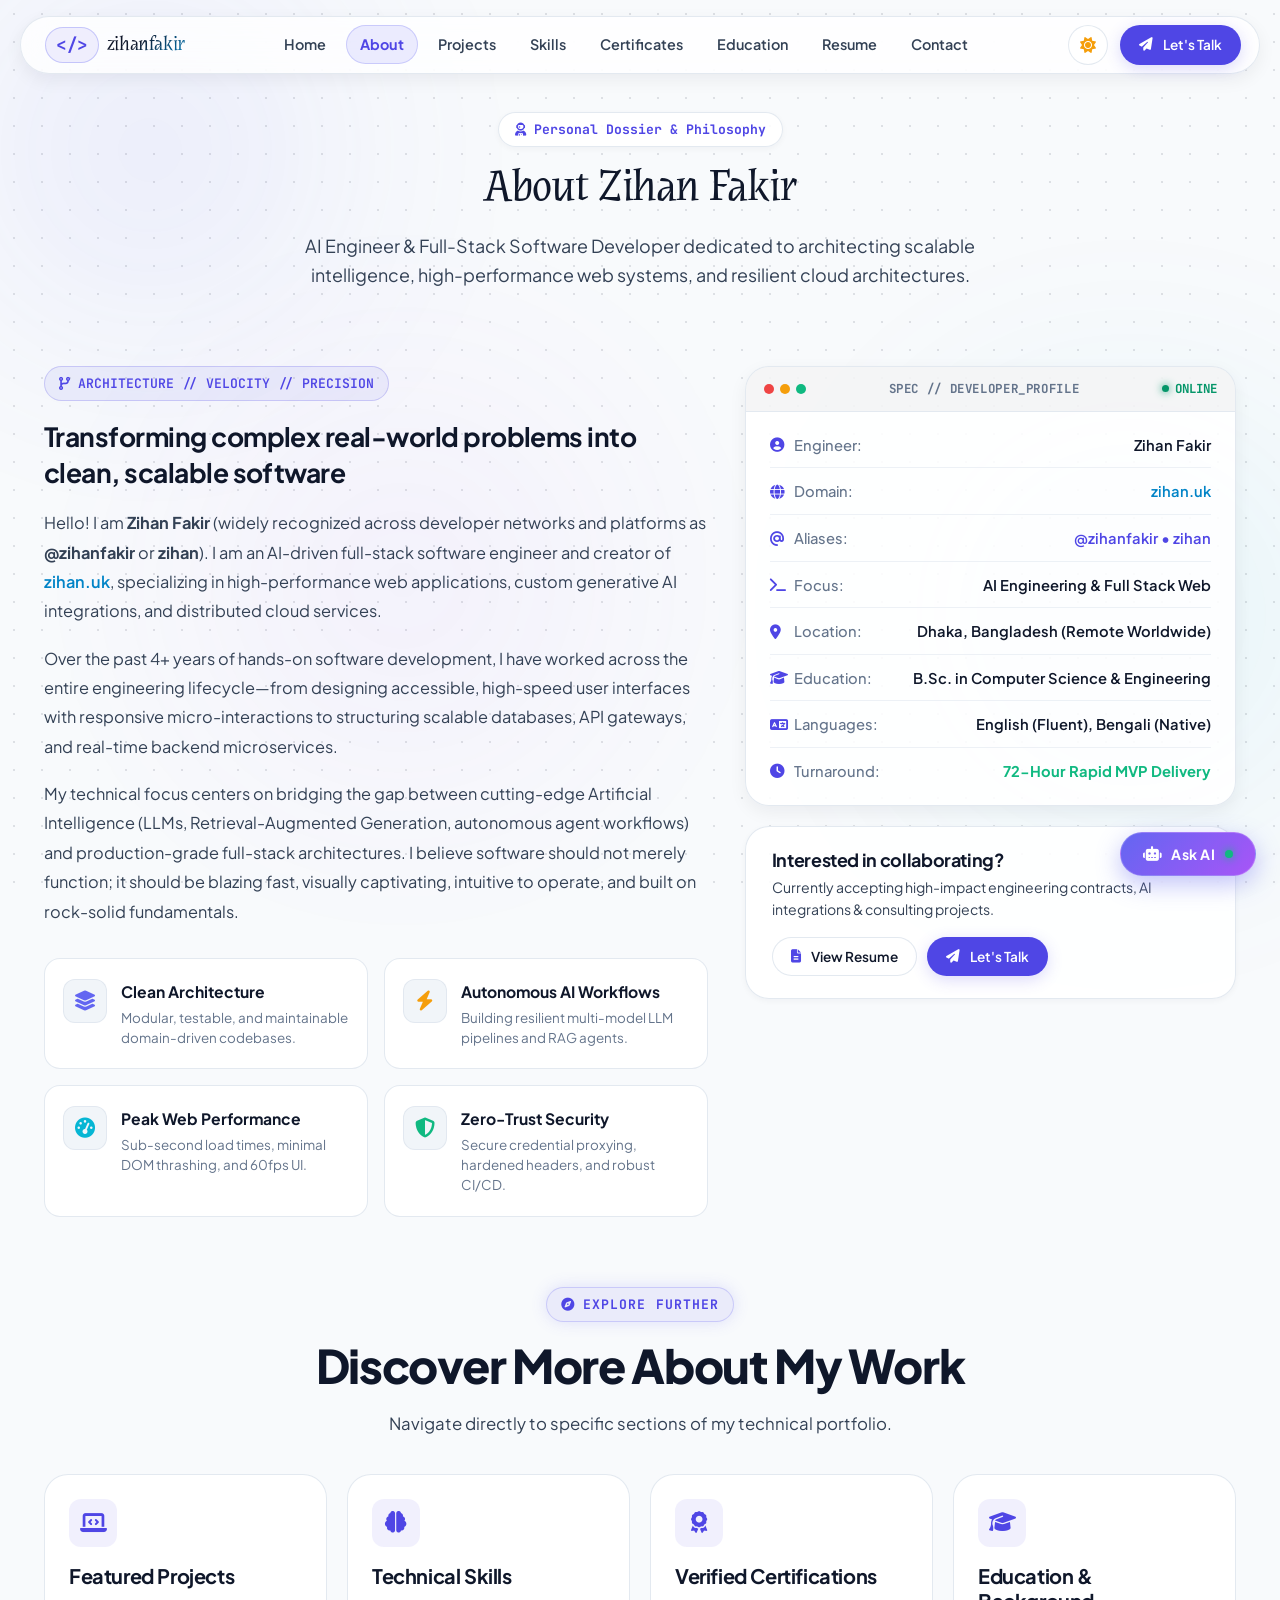
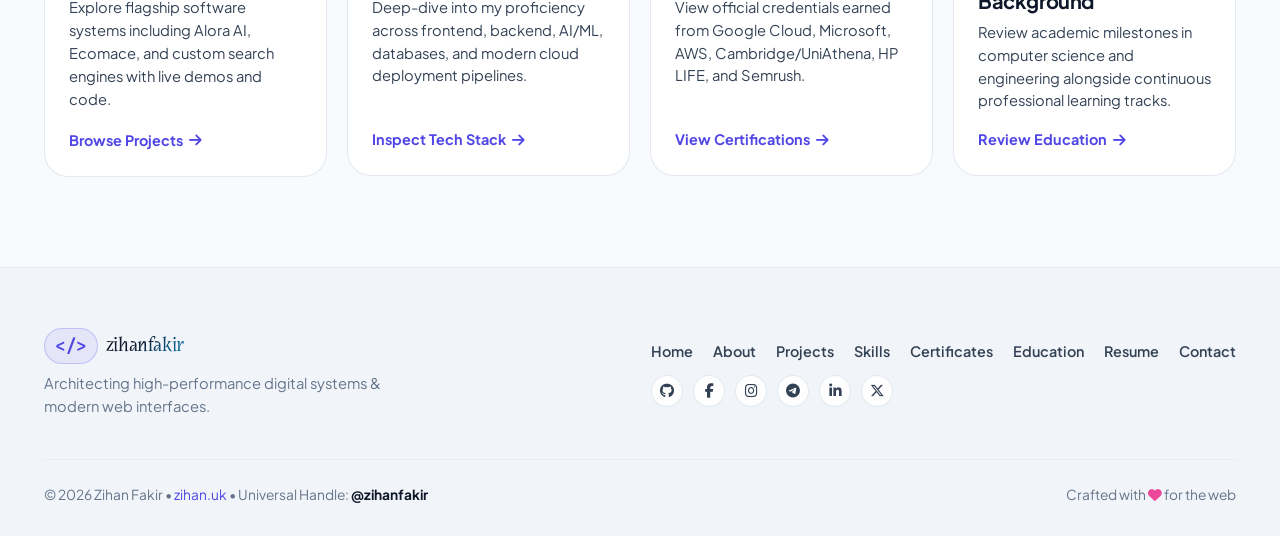
<file: about.html>
﻿<!DOCTYPE html>
<html lang="en" data-theme="dark">
<head>
  <meta charset="UTF-8">
  <meta name="viewport" content="width=device-width, initial-scale=1.0, viewport-fit=cover">
  <!-- Clean Domain & Fresh URL Controller (Clean https://zihan.uk/about) -->
  <script>
    (function() {
      try {
        var h = window.location.hostname.toLowerCase();
        var p = window.location.pathname;
        if (h.indexOf('github.io') !== -1) {
          window.location.replace('https://zihan.uk/about');
          return;
        }
        if (window.history && window.history.replaceState && window.location.protocol.indexOf('http') === 0) {
          if (p.endsWith('.html')) {
            var cleanPath = p.replace(/\.html$/, '');
            window.history.replaceState(null, '', cleanPath + window.location.search + window.location.hash);
          }
        }
      } catch (e) {}
    })();
  </script>

  <title>About Zihan Fakir | AI Engineer &amp; Full-Stack Web Developer</title>
  <link rel="canonical" href="https://zihan.uk/about">
  <meta name="description" content="Discover the background, engineering philosophy, and technical dossier of Zihan Fakir (@zihanfakir) - AI Engineer and Full-Stack Software Developer.">
  <meta name="keywords" content="Zihan Fakir About, AI Engineer, Full Stack Developer, Software Architect, GenAI Builder, Web Developer Bangladesh, zihanfakir">
  <meta name="author" content="Zihan Fakir">
  <meta name="robots" content="index, follow">
  
  <!-- Open Graph / Facebook -->
  <meta property="og:type" content="profile">
  <meta property="og:url" content="https://zihan.uk/about">
  <meta property="og:title" content="About Zihan Fakir | AI Engineer & Full-Stack Web Developer">
  <meta property="og:description" content="Discover the background, engineering philosophy, and technical dossier of Zihan Fakir - AI Engineer and Full-Stack Developer.">
  <meta property="og:image" content="assets/social-preview.jpg">
  
  <!-- Twitter -->
  <meta property="twitter:card" content="summary_large_image">
  <meta property="twitter:url" content="https://zihan.uk/about">
  <meta name="twitter:title" content="About Zihan Fakir | AI Engineer & Full-Stack Web Developer">
  <meta property="twitter:description" content="Discover the background, engineering philosophy, and technical dossier of Zihan Fakir - AI Engineer and Full-Stack Developer.">
  <meta property="twitter:image" content="assets/social-preview.jpg">

  <!-- Favicon / Branding -->
    <!-- Favicon & App Icons -->
  <link rel="icon" type="image/svg+xml" href="x.svg?v=3">
  <link rel="alternate icon" href="x.svg">
  <link rel="apple-touch-icon" href="assets/z.jpeg">

  <!-- Google Fonts Preconnect -->
  <link rel="preconnect" href="https://fonts.googleapis.com">
  <link rel="preconnect" href="https://fonts.gstatic.com" crossorigin>
  <link href="https://fonts.googleapis.com/css2?family=JetBrains+Mono:wght@400;500;700&family=Plus+Jakarta+Sans:wght@400;500;600;700;800&family=Syne:wght@700;800&display=swap" rel="stylesheet">

  <!-- Font Awesome 6.5.1 -->
  <link rel="stylesheet" href="https://cdnjs.cloudflare.com/ajax/libs/font-awesome/6.5.1/css/all.min.css" integrity="sha512-DTOQO9RWCH3ppGqcWaEA1BIZOC6xxalwEsw9c2QQeAIftl+Vegovlnee1c9QX4TctnWMn13TZye+giMm8e2LwA==" crossorigin="anonymous" referrerpolicy="no-referrer" />

  <!-- Custom Stylesheet -->
  <link rel="stylesheet" href="css/style.css?v=16.6">

  <!-- Instant Theme Persistence Script -->
  <script>
    (function() {
      try {
        var savedTheme = localStorage.getItem('site_theme');
        var systemDark = window.matchMedia && window.matchMedia('(prefers-color-scheme: dark)').matches;
        var theme = savedTheme || (systemDark ? 'dark' : 'light');
        document.documentElement.setAttribute('data-theme', theme);
      } catch (e) {}
    })();
  </script>
</head>
<body>
  <!-- Accessibility Skip Link -->
  <a href="#main-content" class="skip-link">Skip to main content</a>

  <!-- Ambient Dynamic Background Glow Orbs -->
  <div class="bg-ambient-orb orb-1"></div>
  <div class="bg-ambient-orb orb-2"></div>
  <div class="bg-ambient-orb orb-3"></div>
  <div class="bg-tech-grid"></div>

  <!-- =========================================================================
       Site Header / Navigation Bar
       ========================================================================= -->
  <header class="site-header">
    <div class="container nav-container">
      <a href="index.html" class="logo">
        <span class="logo-code-prefix">&lt;/&gt;</span>
        <span class="logo-brand-name">zihanfakir</span>
      </a>

      <!-- Navigation Menu -->
      <nav class="nav-menu" id="nav-menu">
        <a href="index.html" class="nav-link">Home</a>
        <a href="about.html" class="nav-link active">About</a>
        <a href="projects.html" class="nav-link">Projects</a>
        <a href="skills.html" class="nav-link">Skills</a>
        <a href="certificates.html" class="nav-link">Certificates</a>
        <a href="education.html" class="nav-link">Education</a>
        <a href="resume.html" class="nav-link">Resume</a>
        <a href="contact.html" class="nav-link">Contact</a>
        <div class="nav-mobile-cta-wrapper">
          <a href="contact.html" class="btn btn-primary nav-mobile-cta">
            <i class="fas fa-paper-plane" aria-hidden="true"></i> Let's Talk
          </a>
        </div>
      </nav>

      <!-- Header Actions: Theme Toggle & CTA -->
      <div class="nav-actions">
        <button type="button" id="theme-toggle-btn" class="theme-toggle-btn" aria-label="Toggle Light/Dark Theme" title="Toggle Light/Dark Theme">
          <i class="fas fa-sun theme-icon-sun"></i>
          <i class="fas fa-moon theme-icon-moon"></i>
        </button>

        <a href="contact.html" class="btn btn-primary btn-sm nav-desktop-cta">
          <i class="fas fa-paper-plane" aria-hidden="true"></i> Let's Talk
        </a>

        <button class="mobile-toggle" id="mobile-toggle" aria-label="Open Navigation Menu">
          <i class="fas fa-bars"></i>
        </button>
      </div>
    </div>
  </header>

  <!-- =========================================================================
       Main Content
       ========================================================================= -->
  <main id="main-content">
    <!-- Page Hero Banner -->
    <section class="page-hero">
      <div class="container">
        <span class="page-hero-badge">
          <i class="fas fa-user-astronaut" aria-hidden="true"></i> Personal Dossier &amp; Philosophy
        </span>
        <h1 class="page-hero-title">About Zihan Fakir</h1>
        <p class="page-hero-subtitle">
          AI Engineer &amp; Full-Stack Software Developer dedicated to architecting scalable intelligence, high-performance web systems, and resilient cloud architectures.
        </p>
      </div>
    </section>

    <!-- Detailed Biography & Engineering Philosophy -->
    <section class="section" style="padding-top: 20px;">
      <div class="container">
        <div class="about-grid">
          <!-- Bio Column -->
          <div class="about-text">
            <div class="about-credo-badge">
              <i class="fas fa-code-branch" aria-hidden="true"></i> ARCHITECTURE // VELOCITY // PRECISION
            </div>
            <h3>Transforming complex real-world problems into clean, scalable software</h3>
            <p>
              Hello! I am <strong>Zihan Fakir</strong> (widely recognized across developer networks and platforms as <strong>@zihanfakir</strong> or <strong>zihan</strong>). I am an AI-driven full-stack software engineer and creator of <a href="https://zihan.uk" style="color:var(--secondary);font-weight:600;">zihan.uk</a>, specializing in high-performance web applications, custom generative AI integrations, and distributed cloud services.
            </p>
            <p>
              Over the past 4+ years of hands-on software development, I have worked across the entire engineering lifecycle—from designing accessible, high-speed user interfaces with responsive micro-interactions to structuring scalable databases, API gateways, and real-time backend microservices.
            </p>
            <p>
              My technical focus centers on bridging the gap between cutting-edge Artificial Intelligence (LLMs, Retrieval-Augmented Generation, autonomous agent workflows) and production-grade full-stack architectures. I believe software should not merely function; it should be blazing fast, visually captivating, intuitive to operate, and built on rock-solid fundamentals.
            </p>

            <!-- Core Feature Pillars -->
            <div class="about-features" style="margin-top: 32px;">
              <div class="about-feature-item">
                <div class="feature-icon-box">
                  <i class="fas fa-layer-group" style="color: #6366f1;" aria-hidden="true"></i>
                </div>
                <div>
                  <div class="feature-title">Clean Architecture</div>
                  <div class="feature-desc">Modular, testable, and maintainable domain-driven codebases.</div>
                </div>
              </div>

              <div class="about-feature-item">
                <div class="feature-icon-box">
                  <i class="fas fa-bolt" style="color: #f59e0b;" aria-hidden="true"></i>
                </div>
                <div>
                  <div class="feature-title">Autonomous AI Workflows</div>
                  <div class="feature-desc">Building resilient multi-model LLM pipelines and RAG agents.</div>
                </div>
              </div>

              <div class="about-feature-item">
                <div class="feature-icon-box">
                  <i class="fas fa-tachometer-alt" style="color: #06b6d4;" aria-hidden="true"></i>
                </div>
                <div>
                  <div class="feature-title">Peak Web Performance</div>
                  <div class="feature-desc">Sub-second load times, minimal DOM thrashing, and 60fps UI.</div>
                </div>
              </div>

              <div class="about-feature-item">
                <div class="feature-icon-box">
                  <i class="fas fa-shield-alt" style="color: #10b981;" aria-hidden="true"></i>
                </div>
                <div>
                  <div class="feature-title">Zero-Trust Security</div>
                  <div class="feature-desc">Secure credential proxying, hardened headers, and robust CI/CD.</div>
                </div>
              </div>
            </div>
          </div>

          <!-- Dossier Column -->
          <div class="about-cards-side">
            <!-- Developer Dossier Card -->
            <div class="dev-dossier-card">
              <div class="dossier-topbar">
                <div class="dossier-dots">
                  <span class="dossier-dot red"></span>
                  <span class="dossier-dot yellow"></span>
                  <span class="dossier-dot green"></span>
                </div>
                <span class="dossier-title">SPEC // DEVELOPER_PROFILE</span>
                <span class="dossier-status">
                  <span class="dossier-status-ping"></span> ONLINE
                </span>
              </div>
              <div class="dossier-body">
                <ul class="dossier-list">
                  <li class="dossier-row">
                    <span class="dossier-label"><i class="fas fa-user-circle" aria-hidden="true"></i> Engineer:</span>
                    <span class="dossier-value">Zihan Fakir</span>
                  </li>
                  <li class="dossier-row">
                    <span class="dossier-label"><i class="fas fa-globe" aria-hidden="true"></i> Domain:</span>
                    <a href="https://zihan.uk" class="dossier-value footer-active-domain active-domain-link" style="color: var(--secondary);">zihan.uk <i class="fas fa-check-circle" style="font-size: 0.8rem; color: #10b981; margin-left: 2px;" aria-hidden="true"></i></a>
                  </li>
                  <li class="dossier-row">
                    <span class="dossier-label"><i class="fas fa-at" aria-hidden="true"></i> Aliases:</span>
                    <span class="dossier-value" style="color: var(--primary);">@zihanfakir &bull; zihan</span>
                  </li>
                  <li class="dossier-row">
                    <span class="dossier-label"><i class="fas fa-terminal" aria-hidden="true"></i> Focus:</span>
                    <span class="dossier-value">AI Engineering &amp; Full Stack Web</span>
                  </li>
                  <li class="dossier-row">
                    <span class="dossier-label"><i class="fas fa-map-marker-alt" aria-hidden="true"></i> Location:</span>
                    <span class="dossier-value">Dhaka, Bangladesh (Remote Worldwide)</span>
                  </li>
                  <li class="dossier-row">
                    <span class="dossier-label"><i class="fas fa-graduation-cap" aria-hidden="true"></i> Education:</span>
                    <span class="dossier-value">B.Sc. in Computer Science &amp; Engineering</span>
                  </li>
                  <li class="dossier-row">
                    <span class="dossier-label"><i class="fas fa-language" aria-hidden="true"></i> Languages:</span>
                    <span class="dossier-value">English (Fluent), Bengali (Native)</span>
                  </li>
                  <li class="dossier-row">
                    <span class="dossier-label"><i class="fas fa-clock" aria-hidden="true"></i> Turnaround:</span>
                    <span class="dossier-value" style="color: #10b981; font-weight: 700;">72-Hour Rapid MVP Delivery</span>
                  </li>
                </ul>
              </div>
            </div>

            <!-- Collaboration Action Card -->
            <div class="about-connect-card">
              <div>
                <h4 style="font-size: 1.12rem; font-weight: 700; color: var(--text-main); margin-bottom: 4px;">Interested in collaborating?</h4>
                <p style="font-size: 0.88rem; color: var(--text-secondary); margin: 0;">Currently accepting high-impact engineering contracts, AI integrations &amp; consulting projects.</p>
              </div>
              <div style="display: flex; gap: 10px; align-items: center; flex-wrap: wrap;">
                <a href="resume.html" class="btn btn-secondary btn-sm" title="View Full Resume">
                  <i class="fas fa-file-alt" style="color: var(--primary);" aria-hidden="true"></i> View Resume
                </a>
                <a href="contact.html" class="btn btn-primary btn-sm">
                  <i class="fas fa-paper-plane" style="font-size: 0.85rem;" aria-hidden="true"></i> Let's Talk
                </a>
              </div>
            </div>
          </div>
        </div>

        <!-- Quick Multi-Page Exploration Gateway -->
        <div style="margin-top: 70px;">
          <div class="section-header" style="text-align: center; margin-bottom: 30px;">
            <span class="section-tag"><i class="fas fa-compass" aria-hidden="true"></i> Explore Further</span>
            <h2 class="section-title">Discover More About My Work</h2>
            <p class="section-desc">Navigate directly to specific sections of my technical portfolio.</p>
          </div>

          <div class="gateway-grid">
            <a href="projects.html" class="gateway-card">
              <div>
                <div class="gateway-icon-box"><i class="fas fa-laptop-code" aria-hidden="true"></i></div>
                <h3 class="gateway-title">Featured Projects</h3>
                <p class="gateway-desc">Explore flagship software systems including Alora AI, Ecomace, and custom search engines with live demos and code.</p>
              </div>
              <span class="gateway-link-text">Browse Projects <i class="fas fa-arrow-right" aria-hidden="true"></i></span>
            </a>

            <a href="skills.html" class="gateway-card">
              <div>
                <div class="gateway-icon-box"><i class="fas fa-brain" aria-hidden="true"></i></div>
                <h3 class="gateway-title">Technical Skills</h3>
                <p class="gateway-desc">Deep-dive into my proficiency across frontend, backend, AI/ML, databases, and modern cloud deployment pipelines.</p>
              </div>
              <span class="gateway-link-text">Inspect Tech Stack <i class="fas fa-arrow-right" aria-hidden="true"></i></span>
            </a>

            <a href="certificates.html" class="gateway-card">
              <div>
                <div class="gateway-icon-box"><i class="fas fa-award" aria-hidden="true"></i></div>
                <h3 class="gateway-title">Verified Certifications</h3>
                <p class="gateway-desc">View official credentials earned from Google Cloud, Microsoft, AWS, Cambridge/UniAthena, HP LIFE, and Semrush.</p>
              </div>
              <span class="gateway-link-text">View Certifications <i class="fas fa-arrow-right" aria-hidden="true"></i></span>
            </a>

            <a href="education.html" class="gateway-card">
              <div>
                <div class="gateway-icon-box"><i class="fas fa-graduation-cap" aria-hidden="true"></i></div>
                <h3 class="gateway-title">Education &amp; Background</h3>
                <p class="gateway-desc">Review academic milestones in computer science and engineering alongside continuous professional learning tracks.</p>
              </div>
              <span class="gateway-link-text">Review Education <i class="fas fa-arrow-right" aria-hidden="true"></i></span>
            </a>
          </div>
        </div>
      </div>
    </section>
  </main>

  <!-- =========================================================================
       Site Footer
       ========================================================================= -->
  <footer class="site-footer">
    <div class="container">
      <div class="footer-content">
        <div class="footer-brand">
          <a href="index.html" class="logo">
            <span class="logo-code-prefix">&lt;/&gt;</span>
            <span class="logo-brand-name">zihanfakir</span>
          </a>
          <p>Architecting high-performance digital systems &amp; modern web interfaces.</p>
        </div>

        <div style="display: flex; flex-direction: column; gap: 12px;">
          <div class="footer-links">
            <a href="index.html" class="footer-link">Home</a>
            <a href="about.html" class="footer-link">About</a>
            <a href="projects.html" class="footer-link">Projects</a>
            <a href="skills.html" class="footer-link">Skills</a>
            <a href="certificates.html" class="footer-link">Certificates</a>
            <a href="education.html" class="footer-link">Education</a>
            <a href="resume.html" class="footer-link">Resume</a>
            <a href="contact.html" class="footer-link">Contact</a>
          </div>
          <div class="hero-socials" style="gap: 10px;">
            <a href="https://github.com/zihanfakir" target="_blank" rel="noopener noreferrer" class="social-link" style="width: 32px; height: 32px; font-size: 0.9rem;" title="GitHub (@zihanfakir)" aria-label="GitHub profile of Zihan Fakir">
              <i class="fab fa-github" aria-hidden="true"></i>
            </a>
            <a href="https://facebook.com/zihanfakir" target="_blank" rel="noopener noreferrer" class="social-link" style="width: 32px; height: 32px; font-size: 0.9rem;" title="Facebook (@zihanfakir)" aria-label="Facebook profile of Zihan Fakir">
              <i class="fab fa-facebook-f" aria-hidden="true"></i>
            </a>
            <a href="https://instagram.com/zihanfakir" target="_blank" rel="noopener noreferrer" class="social-link" style="width: 32px; height: 32px; font-size: 0.9rem;" title="Instagram (@zihanfakir)" aria-label="Instagram profile of Zihan Fakir">
              <i class="fab fa-instagram" aria-hidden="true"></i>
            </a>
            <a href="https://t.me/zihanfakir" target="_blank" rel="noopener noreferrer" class="social-link" style="width: 32px; height: 32px; font-size: 0.9rem;" title="Telegram (@zihanfakir)" aria-label="Telegram profile of Zihan Fakir">
              <i class="fab fa-telegram" aria-hidden="true"></i>
            </a>
            <a href="https://linkedin.com/in/zihanfakir" target="_blank" rel="noopener noreferrer" class="social-link" style="width: 32px; height: 32px; font-size: 0.9rem;" title="LinkedIn (@zihanfakir)" aria-label="LinkedIn profile of Zihan Fakir">
              <i class="fab fa-linkedin-in" aria-hidden="true"></i>
            </a>
            <a href="https://x.com/zihanfakir" target="_blank" rel="noopener noreferrer" class="social-link" style="width: 32px; height: 32px; font-size: 0.9rem;" title="Twitter / X (@zihanfakir)" aria-label="Twitter X profile of Zihan Fakir">
              <i class="fab fa-x-twitter" aria-hidden="true"></i>
            </a>
          </div>
        </div>
      </div>

      <div class="footer-bottom">
        <div>
          &copy; <span id="current-year">2026</span> Zihan Fakir &bull; <a href="https://zihan.uk" class="footer-active-domain active-domain-link" style="color: var(--primary);">zihan.uk</a> &bull; Universal Handle: <strong style="color: var(--text-main);">@zihanfakir</strong>
        </div>
        <div>
          <span>Crafted with <i class="fas fa-heart" style="color: #ec4899;" aria-hidden="true"></i> for the web</span>
        </div>
      </div>
    </div>
  </footer>

  <!-- Floating Back to Top Button -->
  <button type="button" id="back-to-top" class="back-to-top" aria-label="Scroll to top" title="Scroll to top">
    <i class="fas fa-arrow-up" aria-hidden="true"></i>
  </button>

  <!-- Floating AI Assistant Launcher Button -->
  <button type="button" id="ai-chat-btn" class="ai-assistant-btn" aria-label="Open AI Assistant" title="Chat with Zihan's AI Assistant">
    <i class="fas fa-robot" aria-hidden="true"></i>
    <span class="ai-btn-label">Ask AI</span>
    <span class="ai-badge-pulse"></span>
  </button>

  <!-- Interactive AI Assistant Chat Window -->
  <div id="ai-chat-window" class="ai-chat-window" role="dialog" aria-modal="false" aria-labelledby="ai-chat-title">
    <div class="ai-chat-header">
      <div class="ai-header-title" id="ai-chat-title">
        <i class="fas fa-robot" style="color: var(--primary);" aria-hidden="true"></i>
        <span>Zihan's AI Assistant</span>
        <span class="ai-badge-pulse" title="Online"></span>
      </div>
      <button type="button" id="ai-chat-close" class="ai-header-close" aria-label="Close AI Assistant">
        <i class="fas fa-times" aria-hidden="true"></i>
      </button>
    </div>
    <div id="ai-chat-messages" class="ai-chat-messages">
      <div class="ai-msg ai-msg-bot">
        <i class="fas fa-robot" style="color: var(--primary); margin-right: 6px;" aria-hidden="true"></i> Hi! I'm Zihan Fakir's AI portfolio assistant. Ask me anything about Zihan's AI engineering capabilities, flagship projects (Alora AI, Ecomace, Alokpo), tech skills, or how to contact him!
      </div>
    </div>
    <div class="ai-quick-prompts">
      <button type="button" class="ai-chip" data-query="alora"><i class="fas fa-crown" style="color: #fbbf24;" aria-hidden="true"></i> Alora AI</button>
      <button type="button" class="ai-chip" data-query="ai"><i class="fas fa-brain" style="color: #a855f7;" aria-hidden="true"></i> AI Skills</button>
      <button type="button" class="ai-chip" data-query="projects"><i class="fas fa-folder-open" style="color: #06b6d4;" aria-hidden="true"></i> Real Projects</button>
      <button type="button" class="ai-chip" data-query="cv"><i class="fas fa-file-pdf" style="color: #ef4444;" aria-hidden="true"></i> View CV</button>
      <button type="button" class="ai-chip" data-query="certificates"><i class="fas fa-award" style="color: #fbbf24;" aria-hidden="true"></i> Certifications</button>
      <button type="button" class="ai-chip" data-query="contact"><i class="fas fa-envelope" style="color: #10b981;" aria-hidden="true"></i> Contact</button>
      <button type="button" class="ai-chip" data-query="ecomace"><i class="fas fa-shopping-bag" style="color: #6366f1;" aria-hidden="true"></i> Ecomace</button>
    </div>
    <form id="ai-chat-form" class="ai-chat-input-area">
      <input type="text" id="ai-chat-input" class="ai-chat-input" placeholder="Ask about Zihan's AI skills or work..." autocomplete="off" aria-label="Ask Zihan's AI Assistant a question">
      <button type="submit" class="ai-chat-send" aria-label="Send query">
        <i class="fas fa-paper-plane" aria-hidden="true"></i>
      </button>
    </form>
  </div>

  <!-- Toast Notification Container -->
  <div id="toast-container" class="toast-container"></div>

  <!-- Main JavaScript File -->
  <script src="js/main.js?v=16.6"></script>
</body>
</html>
</file>
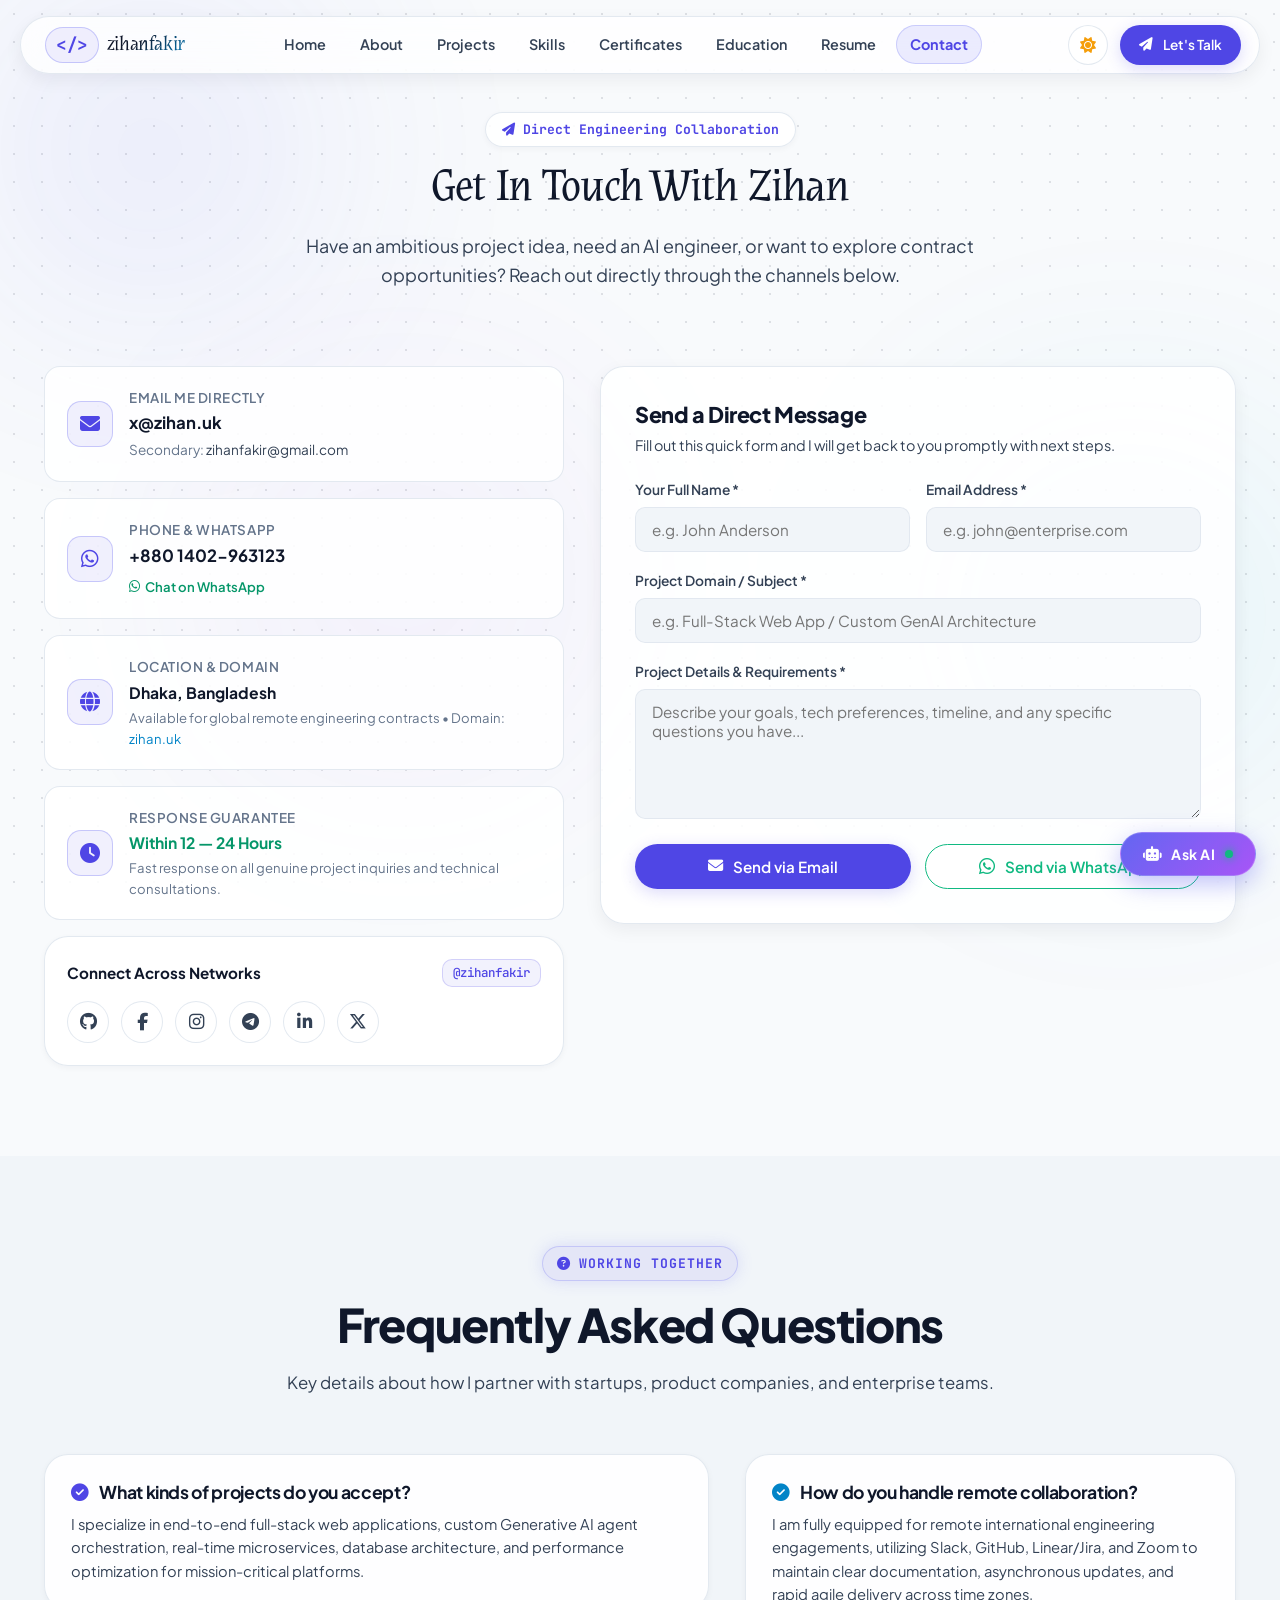
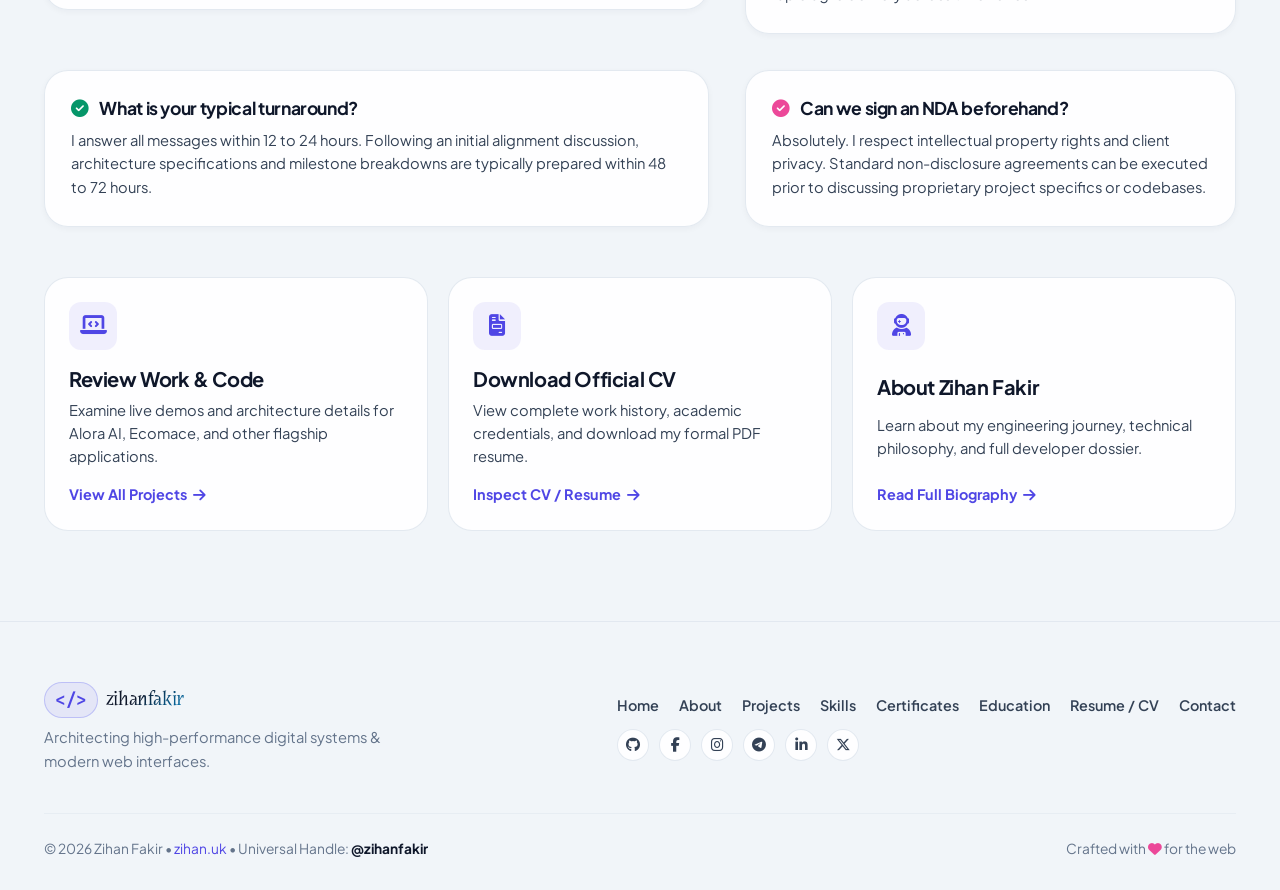
<file: contact.html>
﻿<!DOCTYPE html>
<html lang="en" data-theme="dark">
<head>
  <meta charset="UTF-8">
  <meta name="viewport" content="width=device-width, initial-scale=1.0, viewport-fit=cover">
  <!-- Clean Domain & Fresh URL Controller (Clean https://zihan.uk/contact) -->
  <script>
    (function() {
      try {
        var h = window.location.hostname.toLowerCase();
        var p = window.location.pathname;
        if (h.indexOf('github.io') !== -1) {
          window.location.replace('https://zihan.uk/contact');
          return;
        }
        if (window.history && window.history.replaceState && window.location.protocol.indexOf('http') === 0) {
          if (p.endsWith('.html')) {
            var cleanPath = p.replace(/\.html$/, '');
            window.history.replaceState(null, '', cleanPath + window.location.search + window.location.hash);
          }
        }
      } catch (e) {}
    })();
  </script>

  <title>Contact Zihan Fakir | Get In Touch &amp; Project Inquiries</title>
  <link rel="canonical" href="https://zihan.uk/contact">
  <meta name="description" content="Get in touch with Zihan Fakir (@zihanfakir) - AI Engineer and Full-Stack Software Developer. Inquire about software projects, AI architecture, and engineering collaborations.">
  <meta name="keywords" content="Contact Zihan Fakir, Hire Zihan Fakir, Software Developer Contact, AI Engineer Email, zihanfakir contact, WhatsApp Zihan">
  <meta name="author" content="Zihan Fakir">
  <meta name="robots" content="index, follow">
  
  <!-- Open Graph / Facebook -->
  <meta property="og:type" content="website">
  <meta property="og:url" content="https://zihan.uk/contact">
  <meta property="og:title" content="Contact Zihan Fakir | Get In Touch & Project Inquiries">
  <meta property="og:description" content="Get in touch with Zihan Fakir - AI Engineer and Full-Stack Software Developer. Inquire about software projects, AI architecture, and engineering collaborations.">
  <meta property="og:image" content="assets/social-preview.jpg">
  
  <!-- Twitter -->
  <meta property="twitter:card" content="summary_large_image">
  <meta property="twitter:url" content="https://zihan.uk/contact">
  <meta name="twitter:title" content="Contact Zihan Fakir | Get In Touch & Project Inquiries">
  <meta property="twitter:description" content="Get in touch with Zihan Fakir - AI Engineer and Full-Stack Software Developer. Inquire about software projects, AI architecture, and engineering collaborations.">
  <meta property="twitter:image" content="assets/social-preview.jpg">

  <!-- Favicon / Branding -->
    <!-- Favicon & App Icons -->
  <link rel="icon" type="image/svg+xml" href="x.svg?v=3">
  <link rel="alternate icon" href="x.svg">
  <link rel="apple-touch-icon" href="assets/z.jpeg">

  <!-- Google Fonts Preconnect -->
  <link rel="preconnect" href="https://fonts.googleapis.com">
  <link rel="preconnect" href="https://fonts.gstatic.com" crossorigin>
  <link href="https://fonts.googleapis.com/css2?family=JetBrains+Mono:wght@400;500;700&family=Plus+Jakarta+Sans:wght@400;500;600;700;800&family=Syne:wght@700;800&display=swap" rel="stylesheet">

  <!-- Font Awesome 6.5.1 -->
  <link rel="stylesheet" href="https://cdnjs.cloudflare.com/ajax/libs/font-awesome/6.5.1/css/all.min.css" integrity="sha512-DTOQO9RWCH3ppGqcWaEA1BIZOC6xxalwEsw9c2QQeAIftl+Vegovlnee1c9QX4TctnWMn13TZye+giMm8e2LwA==" crossorigin="anonymous" referrerpolicy="no-referrer" />

  <!-- Custom Stylesheet -->
  <link rel="stylesheet" href="css/style.css?v=16.6">

  <!-- Instant Theme Persistence Script -->
  <script>
    (function() {
      try {
        var savedTheme = localStorage.getItem('site_theme');
        var systemDark = window.matchMedia && window.matchMedia('(prefers-color-scheme: dark)').matches;
        var theme = savedTheme || (systemDark ? 'dark' : 'light');
        document.documentElement.setAttribute('data-theme', theme);
      } catch (e) {}
    })();
  </script>
</head>
<body>
  <!-- Accessibility Skip Link -->
  <a href="#main-content" class="skip-link">Skip to main content</a>

  <!-- Ambient Dynamic Background Glow Orbs -->
  <div class="bg-ambient-orb orb-1"></div>
  <div class="bg-ambient-orb orb-2"></div>
  <div class="bg-ambient-orb orb-3"></div>
  <div class="bg-tech-grid"></div>

  <!-- =========================================================================
       Site Header / Navigation Bar
       ========================================================================= -->
  <header class="site-header">
    <div class="container nav-container">
      <a href="index.html" class="logo">
        <span class="logo-code-prefix">&lt;/&gt;</span>
        <span class="logo-brand-name">zihanfakir</span>
      </a>

      <!-- Navigation Menu -->
      <nav class="nav-menu" id="nav-menu">
        <a href="index.html" class="nav-link">Home</a>
        <a href="about.html" class="nav-link">About</a>
        <a href="projects.html" class="nav-link">Projects</a>
        <a href="skills.html" class="nav-link">Skills</a>
        <a href="certificates.html" class="nav-link">Certificates</a>
        <a href="education.html" class="nav-link">Education</a>
        <a href="resume.html" class="nav-link">Resume</a>
        <a href="contact.html" class="nav-link active">Contact</a>
        <div class="nav-mobile-cta-wrapper">
          <a href="contact.html" class="btn btn-primary nav-mobile-cta">
            <i class="fas fa-paper-plane" aria-hidden="true"></i> Let's Talk
          </a>
        </div>
      </nav>

      <!-- Header Actions: Theme Toggle & CTA -->
      <div class="nav-actions">
        <button type="button" id="theme-toggle-btn" class="theme-toggle-btn" aria-label="Toggle Light/Dark Theme" title="Toggle Light/Dark Theme">
          <i class="fas fa-sun theme-icon-sun"></i>
          <i class="fas fa-moon theme-icon-moon"></i>
        </button>

        <a href="contact.html" class="btn btn-primary btn-sm nav-desktop-cta">
          <i class="fas fa-paper-plane" aria-hidden="true"></i> Let's Talk
        </a>

        <button class="mobile-toggle" id="mobile-toggle" aria-label="Open Navigation Menu">
          <i class="fas fa-bars"></i>
        </button>
      </div>
    </div>
  </header>

  <!-- =========================================================================
       Main Content
       ========================================================================= -->
  <main id="main-content">
    <!-- Page Hero Banner -->
    <section class="page-hero">
      <div class="container">
        <span class="page-hero-badge">
          <i class="fas fa-paper-plane" aria-hidden="true"></i> Direct Engineering Collaboration
        </span>
        <h1 class="page-hero-title">Get In Touch With Zihan</h1>
        <p class="page-hero-subtitle">
          Have an ambitious project idea, need an AI engineer, or want to explore contract opportunities? Reach out directly through the channels below.
        </p>
      </div>
    </section>

    <!-- Interactive Contact Grid -->
    <section class="section" style="padding-top: 20px;">
      <div class="container">
        <div class="contact-grid">
          <!-- Left Column: Contact Cards -->
          <div class="contact-info-cards">
            <!-- Email Card -->
            <div class="contact-item-card">
              <div class="contact-card-icon">
                <i class="fas fa-envelope"></i>
              </div>
              <div>
                <div class="contact-card-title">Email Me Directly</div>
                <a href="mailto:x@zihan.uk" class="contact-card-value">x@zihan.uk</a>
                <div style="font-size: 0.85rem; color: var(--text-muted); margin-top: 2px;">
                  Secondary: <a href="mailto:zihanfakir@gmail.com" style="color: var(--text-secondary);">zihanfakir@gmail.com</a>
                </div>
              </div>
            </div>

            <!-- Phone / WhatsApp Card -->
            <div class="contact-item-card">
              <div class="contact-card-icon">
                <i class="fab fa-whatsapp"></i>
              </div>
              <div>
                <div class="contact-card-title">Phone &amp; WhatsApp</div>
                <a href="tel:+8801402963123" class="contact-card-value">+880 1402-963123</a>
                <div style="margin-top: 3px;">
                  <a href="https://wa.me/8801402963123" target="_blank" rel="noopener noreferrer" style="font-size: 0.82rem; color: var(--accent-emerald); font-weight: 600; display: inline-flex; align-items: center; gap: 5px;">
                    <i class="fab fa-whatsapp"></i> Chat on WhatsApp
                  </a>
                </div>
              </div>
            </div>

            <!-- Location & Availability Card -->
            <div class="contact-item-card">
              <div class="contact-card-icon">
                <i class="fas fa-globe"></i>
              </div>
              <div>
                <div class="contact-card-title">Location &amp; Domain</div>
                <div class="contact-card-value" style="font-size: 0.98rem; color: var(--text-main);">Dhaka, Bangladesh</div>
                <div style="font-size: 0.82rem; color: var(--text-muted); margin-top: 2px;">
                  Available for global remote engineering contracts &bull; Domain: <a href="https://zihan.uk" class="footer-active-domain active-domain-link" style="color: var(--secondary);">zihan.uk</a>
                </div>
              </div>
            </div>

            <!-- SLA / Turnaround Card -->
            <div class="contact-item-card">
              <div class="contact-card-icon">
                <i class="fas fa-clock"></i>
              </div>
              <div>
                <div class="contact-card-title">Response Guarantee</div>
                <div class="contact-card-value" style="font-size: 0.98rem; color: var(--accent-emerald);">Within 12 — 24 Hours</div>
                <div style="font-size: 0.82rem; color: var(--text-muted); margin-top: 2px;">
                  Fast response on all genuine project inquiries and technical consultations.
                </div>
              </div>
            </div>

            <!-- Social Links Card -->
            <div class="glass-card" style="padding: 22px;">
              <div style="display: flex; justify-content: space-between; align-items: center; margin-bottom: 14px;">
                <div style="font-size: 0.95rem; font-weight: 700; color: var(--text-main);">
                  Connect Across Networks
                </div>
                <span class="tech-tag">@zihanfakir</span>
              </div>
              <div class="hero-socials">
                <a href="https://github.com/zihanfakir" target="_blank" rel="noopener noreferrer" class="social-link" title="GitHub (@zihanfakir)" aria-label="GitHub profile of Zihan Fakir">
                  <i class="fab fa-github" aria-hidden="true"></i>
                </a>
                <a href="https://facebook.com/zihanfakir" target="_blank" rel="noopener noreferrer" class="social-link" title="Facebook (@zihanfakir)" aria-label="Facebook profile of Zihan Fakir">
                  <i class="fab fa-facebook-f" aria-hidden="true"></i>
                </a>
                <a href="https://instagram.com/zihanfakir" target="_blank" rel="noopener noreferrer" class="social-link" title="Instagram (@zihanfakir)" aria-label="Instagram profile of Zihan Fakir">
                  <i class="fab fa-instagram" aria-hidden="true"></i>
                </a>
                <a href="https://t.me/zihanfakir" target="_blank" rel="noopener noreferrer" class="social-link" title="Telegram (@zihanfakir)" aria-label="Telegram profile of Zihan Fakir">
                  <i class="fab fa-telegram" aria-hidden="true"></i>
                </a>
                <a href="https://linkedin.com/in/zihanfakir" target="_blank" rel="noopener noreferrer" class="social-link" title="LinkedIn (@zihanfakir)" aria-label="LinkedIn profile of Zihan Fakir">
                  <i class="fab fa-linkedin-in" aria-hidden="true"></i>
                </a>
                <a href="https://x.com/zihanfakir" target="_blank" rel="noopener noreferrer" class="social-link" title="Twitter / X (@zihanfakir)" aria-label="Twitter X profile of Zihan Fakir">
                  <i class="fab fa-x-twitter" aria-hidden="true"></i>
                </a>
              </div>
            </div>
          </div>

          <!-- Right Column: Interactive Contact Form Box -->
          <div class="contact-form-box">
            <h3 style="font-size: 1.35rem; font-weight: 800; color: var(--text-main); margin-bottom: 6px;">Send a Direct Message</h3>
            <p style="font-size: 0.9rem; color: var(--text-secondary); margin-bottom: 22px;">Fill out this quick form and I will get back to you promptly with next steps.</p>

            <form id="contact-form">
              <div class="form-grid-2">
                <div class="form-group">
                  <label for="form-name" class="form-label">Your Full Name *</label>
                  <input type="text" id="form-name" name="name" class="form-control" placeholder="e.g. John Anderson" autocomplete="name" inputmode="text" required>
                </div>

                <div class="form-group">
                  <label for="form-email" class="form-label">Email Address *</label>
                  <input type="email" id="form-email" name="email" class="form-control" placeholder="e.g. john@enterprise.com" autocomplete="email" inputmode="email" required>
                </div>
              </div>

              <div class="form-group">
                <label for="form-subject" class="form-label">Project Domain / Subject *</label>
                <input type="text" id="form-subject" name="subject" class="form-control" placeholder="e.g. Full-Stack Web App / Custom GenAI Architecture" inputmode="text" required>
              </div>

              <div class="form-group">
                <label for="form-message" class="form-label">Project Details &amp; Requirements *</label>
                <textarea id="form-message" name="message" class="form-control" placeholder="Describe your goals, tech preferences, timeline, and any specific questions you have..." rows="5" required></textarea>
              </div>

              <div style="display: flex; gap: 14px; flex-wrap: wrap; margin-top: 14px;">
                <button type="submit" id="contact-email-btn" class="btn btn-primary" style="flex: 1; min-width: 180px;">
                  <i class="fas fa-envelope" aria-hidden="true"></i> Send via Email
                </button>
                <button type="button" id="contact-whatsapp-btn" class="btn btn-secondary" style="flex: 1; min-width: 180px; border-color: #10b981; color: #10b981;">
                  <i class="fab fa-whatsapp" style="font-size: 1.15rem;" aria-hidden="true"></i> Send via WhatsApp
                </button>
              </div>
            </form>
          </div>
        </div>
      </div>
    </section>

    <!-- Collaboration FAQ Section -->
    <section class="section" style="background-color: var(--bg-body-secondary);">
      <div class="container">
        <div class="section-header">
          <span class="section-tag"><i class="fas fa-question-circle"></i> Working Together</span>
          <h2 class="section-title">Frequently Asked Questions</h2>
          <p class="section-desc">Key details about how I partner with startups, product companies, and enterprise teams.</p>
        </div>

        <div class="about-grid">
          <div class="glass-card" style="padding: 26px;">
            <h3 style="font-size: 1.1rem; font-weight: 700; color: var(--text-main); margin-bottom: 10px;">
              <i class="fas fa-check-circle" style="color: var(--primary); margin-right: 8px;"></i> What kinds of projects do you accept?
            </h3>
            <p style="font-size: 0.92rem; color: var(--text-secondary); line-height: 1.6;">
              I specialize in end-to-end full-stack web applications, custom Generative AI agent orchestration, real-time microservices, database architecture, and performance optimization for mission-critical platforms.
            </p>
          </div>

          <div class="glass-card" style="padding: 26px;">
            <h3 style="font-size: 1.1rem; font-weight: 700; color: var(--text-main); margin-bottom: 10px;">
              <i class="fas fa-check-circle" style="color: var(--secondary); margin-right: 8px;"></i> How do you handle remote collaboration?
            </h3>
            <p style="font-size: 0.92rem; color: var(--text-secondary); line-height: 1.6;">
              I am fully equipped for remote international engineering engagements, utilizing Slack, GitHub, Linear/Jira, and Zoom to maintain clear documentation, asynchronous updates, and rapid agile delivery across time zones.
            </p>
          </div>

          <div class="glass-card" style="padding: 26px;">
            <h3 style="font-size: 1.1rem; font-weight: 700; color: var(--text-main); margin-bottom: 10px;">
              <i class="fas fa-check-circle" style="color: var(--accent-emerald); margin-right: 8px;"></i> What is your typical turnaround?
            </h3>
            <p style="font-size: 0.92rem; color: var(--text-secondary); line-height: 1.6;">
              I answer all messages within 12 to 24 hours. Following an initial alignment discussion, architecture specifications and milestone breakdowns are typically prepared within 48 to 72 hours.
            </p>
          </div>

          <div class="glass-card" style="padding: 26px;">
            <h3 style="font-size: 1.1rem; font-weight: 700; color: var(--text-main); margin-bottom: 10px;">
              <i class="fas fa-check-circle" style="color: #ec4899; margin-right: 8px;"></i> Can we sign an NDA beforehand?
            </h3>
            <p style="font-size: 0.92rem; color: var(--text-secondary); line-height: 1.6;">
              Absolutely. I respect intellectual property rights and client privacy. Standard non-disclosure agreements can be executed prior to discussing proprietary project specifics or codebases.
            </p>
          </div>
        </div>

        <!-- Cross-Page Gateways -->
        <div style="margin-top: 50px;">
          <div class="gateway-grid">
            <a href="projects.html" class="gateway-card">
              <div class="gateway-icon-box">
                <i class="fas fa-laptop-code"></i>
              </div>
              <h4 class="gateway-title">Review Work &amp; Code</h4>
              <p class="gateway-desc">Examine live demos and architecture details for Alora AI, Ecomace, and other flagship applications.</p>
              <div class="gateway-link-text">
                <span>View All Projects</span>
                <i class="fas fa-arrow-right"></i>
              </div>
            </a>

            <a href="resume.html" class="gateway-card">
              <div class="gateway-icon-box">
                <i class="fas fa-file-invoice"></i>
              </div>
              <h4 class="gateway-title">Download Official CV</h4>
              <p class="gateway-desc">View complete work history, academic credentials, and download my formal PDF resume.</p>
              <div class="gateway-link-text">
                <span>Inspect CV / Resume</span>
                <i class="fas fa-arrow-right"></i>
              </div>
            </a>

            <a href="about.html" class="gateway-card">
              <div class="gateway-icon-box">
                <i class="fas fa-user-astronaut"></i>
              </div>
              <h4 class="gateway-title">About Zihan Fakir</h4>
              <p class="gateway-desc">Learn about my engineering journey, technical philosophy, and full developer dossier.</p>
              <div class="gateway-link-text">
                <span>Read Full Biography</span>
                <i class="fas fa-arrow-right"></i>
              </div>
            </a>
          </div>
        </div>
      </div>
    </section>
  </main>

  <!-- =========================================================================
       Site Footer
       ========================================================================= -->
  <footer class="site-footer">
    <div class="container">
      <div class="footer-content">
        <div class="footer-brand">
          <a href="index.html" class="logo">
            <span class="logo-code-prefix">&lt;/&gt;</span>
            <span class="logo-brand-name">zihanfakir</span>
          </a>
          <p>Architecting high-performance digital systems &amp; modern web interfaces.</p>
        </div>

        <div style="display: flex; flex-direction: column; gap: 12px;">
          <div class="footer-links">
            <a href="index.html" class="footer-link">Home</a>
            <a href="about.html" class="footer-link">About</a>
            <a href="projects.html" class="footer-link">Projects</a>
            <a href="skills.html" class="footer-link">Skills</a>
            <a href="certificates.html" class="footer-link">Certificates</a>
            <a href="education.html" class="footer-link">Education</a>
            <a href="resume.html" class="footer-link">Resume / CV</a>
            <a href="contact.html" class="footer-link active">Contact</a>
          </div>
          <div class="hero-socials" style="gap: 10px;">
            <a href="https://github.com/zihanfakir" target="_blank" rel="noopener noreferrer" class="social-link" style="width: 32px; height: 32px; font-size: 0.9rem;" title="GitHub (@zihanfakir)" aria-label="GitHub profile of Zihan Fakir">
              <i class="fab fa-github" aria-hidden="true"></i>
            </a>
            <a href="https://facebook.com/zihanfakir" target="_blank" rel="noopener noreferrer" class="social-link" style="width: 32px; height: 32px; font-size: 0.9rem;" title="Facebook (@zihanfakir)" aria-label="Facebook profile of Zihan Fakir">
              <i class="fab fa-facebook-f" aria-hidden="true"></i>
            </a>
            <a href="https://instagram.com/zihanfakir" target="_blank" rel="noopener noreferrer" class="social-link" style="width: 32px; height: 32px; font-size: 0.9rem;" title="Instagram (@zihanfakir)" aria-label="Instagram profile of Zihan Fakir">
              <i class="fab fa-instagram" aria-hidden="true"></i>
            </a>
            <a href="https://t.me/zihanfakir" target="_blank" rel="noopener noreferrer" class="social-link" style="width: 32px; height: 32px; font-size: 0.9rem;" title="Telegram (@zihanfakir)" aria-label="Telegram profile of Zihan Fakir">
              <i class="fab fa-telegram" aria-hidden="true"></i>
            </a>
            <a href="https://linkedin.com/in/zihanfakir" target="_blank" rel="noopener noreferrer" class="social-link" style="width: 32px; height: 32px; font-size: 0.9rem;" title="LinkedIn (@zihanfakir)" aria-label="LinkedIn profile of Zihan Fakir">
              <i class="fab fa-linkedin-in" aria-hidden="true"></i>
            </a>
            <a href="https://x.com/zihanfakir" target="_blank" rel="noopener noreferrer" class="social-link" style="width: 32px; height: 32px; font-size: 0.9rem;" title="Twitter / X (@zihanfakir)" aria-label="Twitter X profile of Zihan Fakir">
              <i class="fab fa-x-twitter" aria-hidden="true"></i>
            </a>
          </div>
        </div>
      </div>

      <div class="footer-bottom">
        <div>
          &copy; <span id="current-year">2026</span> Zihan Fakir &bull; <a href="https://zihan.uk" class="footer-active-domain active-domain-link" style="color: var(--primary);">zihan.uk</a> &bull; Universal Handle: <strong style="color: var(--text-main);">@zihanfakir</strong>
        </div>
        <div>
          <span>Crafted with <i class="fas fa-heart" style="color: #ec4899;" aria-hidden="true"></i> for the web</span>
        </div>
      </div>
    </div>
  </footer>

  <!-- Floating Back to Top Button -->
  <button type="button" id="back-to-top" class="back-to-top" aria-label="Scroll to top" title="Scroll to top">
    <i class="fas fa-arrow-up" aria-hidden="true"></i>
  </button>

  <!-- Floating AI Assistant Launcher Button -->
  <button type="button" id="ai-chat-btn" class="ai-assistant-btn" aria-label="Open AI Assistant" title="Chat with Zihan's AI Assistant">
    <i class="fas fa-robot" aria-hidden="true"></i>
    <span class="ai-btn-label">Ask AI</span>
    <span class="ai-badge-pulse"></span>
  </button>

  <!-- Interactive AI Assistant Chat Window -->
  <div id="ai-chat-window" class="ai-chat-window" role="dialog" aria-modal="false" aria-labelledby="ai-chat-title">
    <div class="ai-chat-header">
      <div class="ai-header-title" id="ai-chat-title">
        <i class="fas fa-robot" style="color: var(--primary);" aria-hidden="true"></i>
        <span>Zihan's AI Assistant</span>
        <span class="ai-badge-pulse" title="Online"></span>
      </div>
      <button type="button" id="ai-chat-close" class="ai-header-close" aria-label="Close AI Assistant">
        <i class="fas fa-times" aria-hidden="true"></i>
      </button>
    </div>
    <div id="ai-chat-messages" class="ai-chat-messages">
      <div class="ai-msg ai-msg-bot">
        <i class="fas fa-robot" style="color: var(--primary); margin-right: 6px;" aria-hidden="true"></i> Hi! I'm Zihan Fakir's AI portfolio assistant. Ask me anything about contacting Zihan, project collaboration, hiring, or his flagship projects!
      </div>
    </div>
    <div class="ai-quick-prompts">
      <button type="button" class="ai-chip" data-query="contact"><i class="fas fa-envelope" style="color: #10b981;" aria-hidden="true"></i> Contact Info</button>
      <button type="button" class="ai-chip" data-query="whatsapp"><i class="fab fa-whatsapp" style="color: #25d366;" aria-hidden="true"></i> WhatsApp</button>
      <button type="button" class="ai-chip" data-query="cv"><i class="fas fa-file-pdf" style="color: #ef4444;" aria-hidden="true"></i> View CV</button>
      <button type="button" class="ai-chip" data-query="projects"><i class="fas fa-folder-open" style="color: #06b6d4;" aria-hidden="true"></i> Projects</button>
      <button type="button" class="ai-chip" data-query="skills"><i class="fas fa-brain" style="color: #a855f7;" aria-hidden="true"></i> Skills</button>
    </div>
    <form id="ai-chat-form" class="ai-chat-input-area">
      <input type="text" id="ai-chat-input" class="ai-chat-input" placeholder="Ask about getting in touch with Zihan..." autocomplete="off" aria-label="Ask Zihan's AI Assistant a question">
      <button type="submit" class="ai-chat-send" aria-label="Send query">
        <i class="fas fa-paper-plane" aria-hidden="true"></i>
      </button>
    </form>
  </div>

  <!-- Toast Notification Container -->
  <div id="toast-container" class="toast-container"></div>

  <!-- Main JavaScript File -->
  <script src="js/main.js?v=16.6"></script>
</body>
</html>
</file>
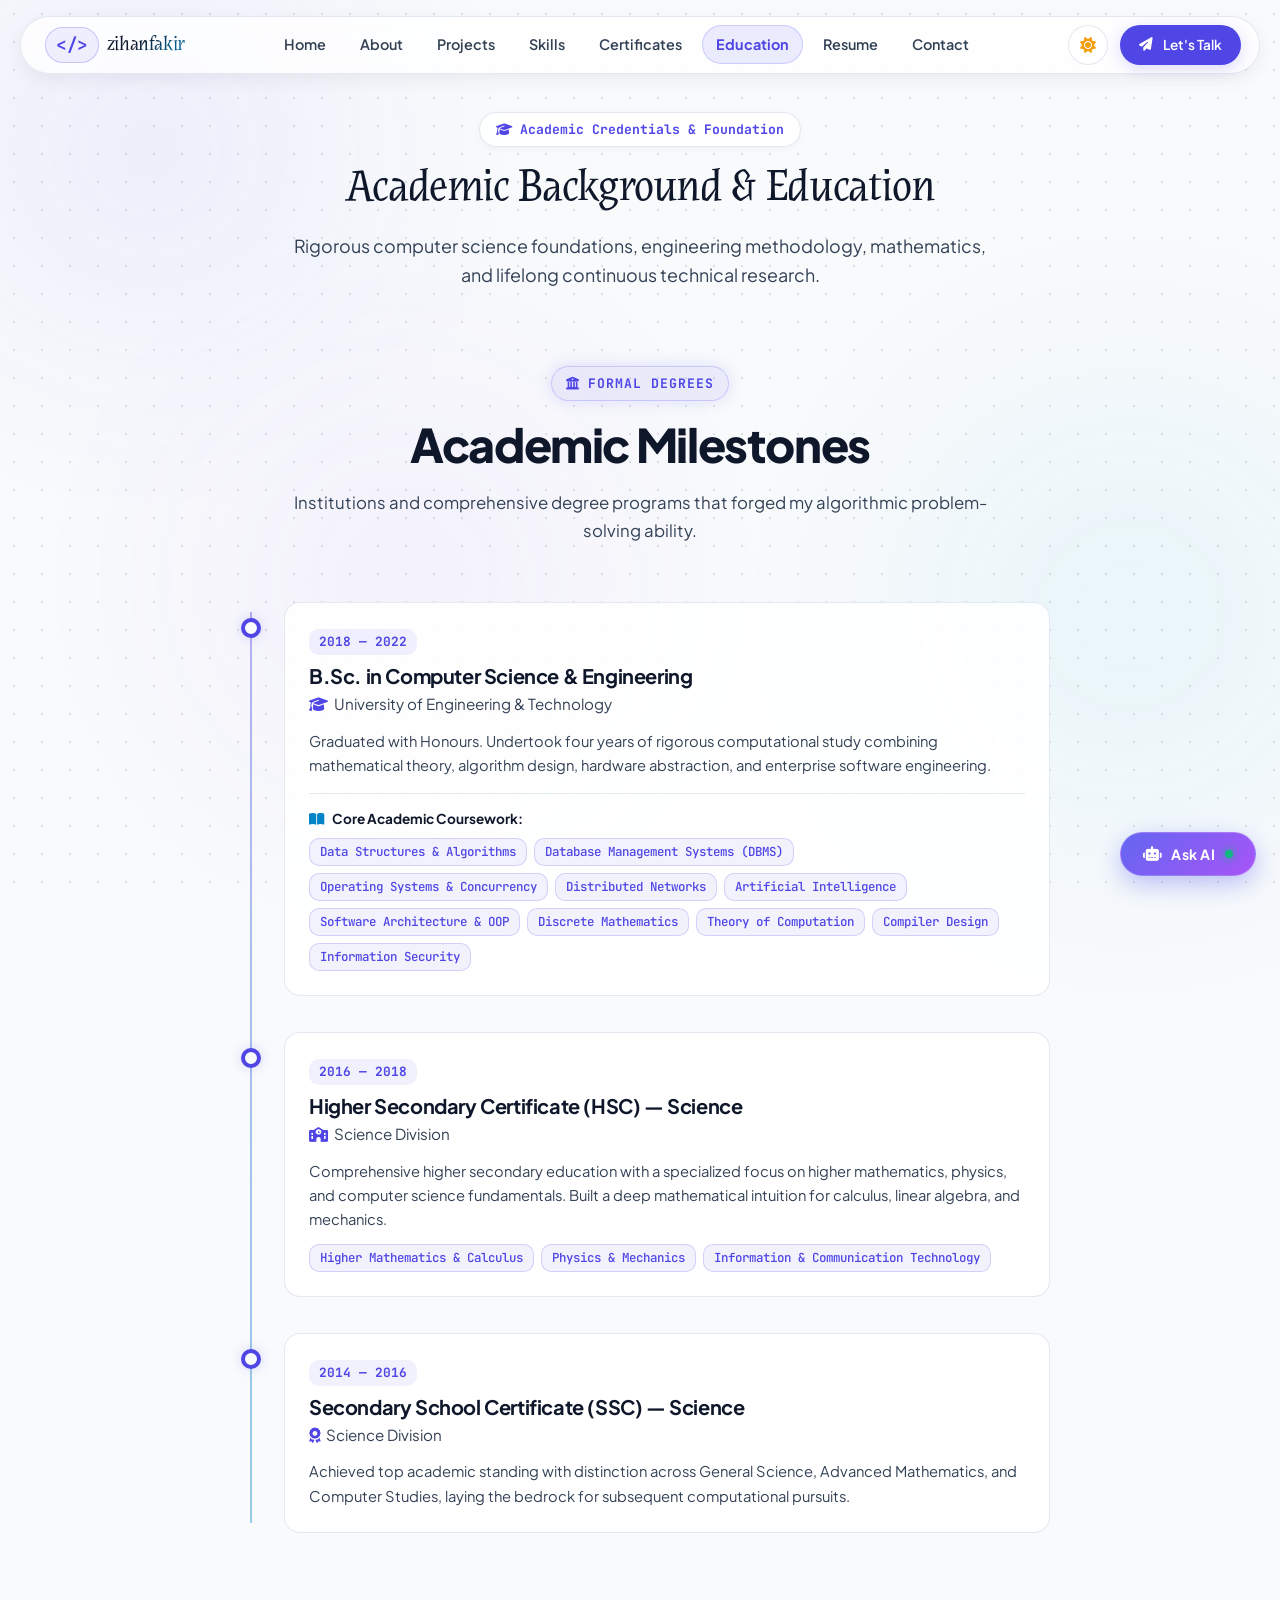
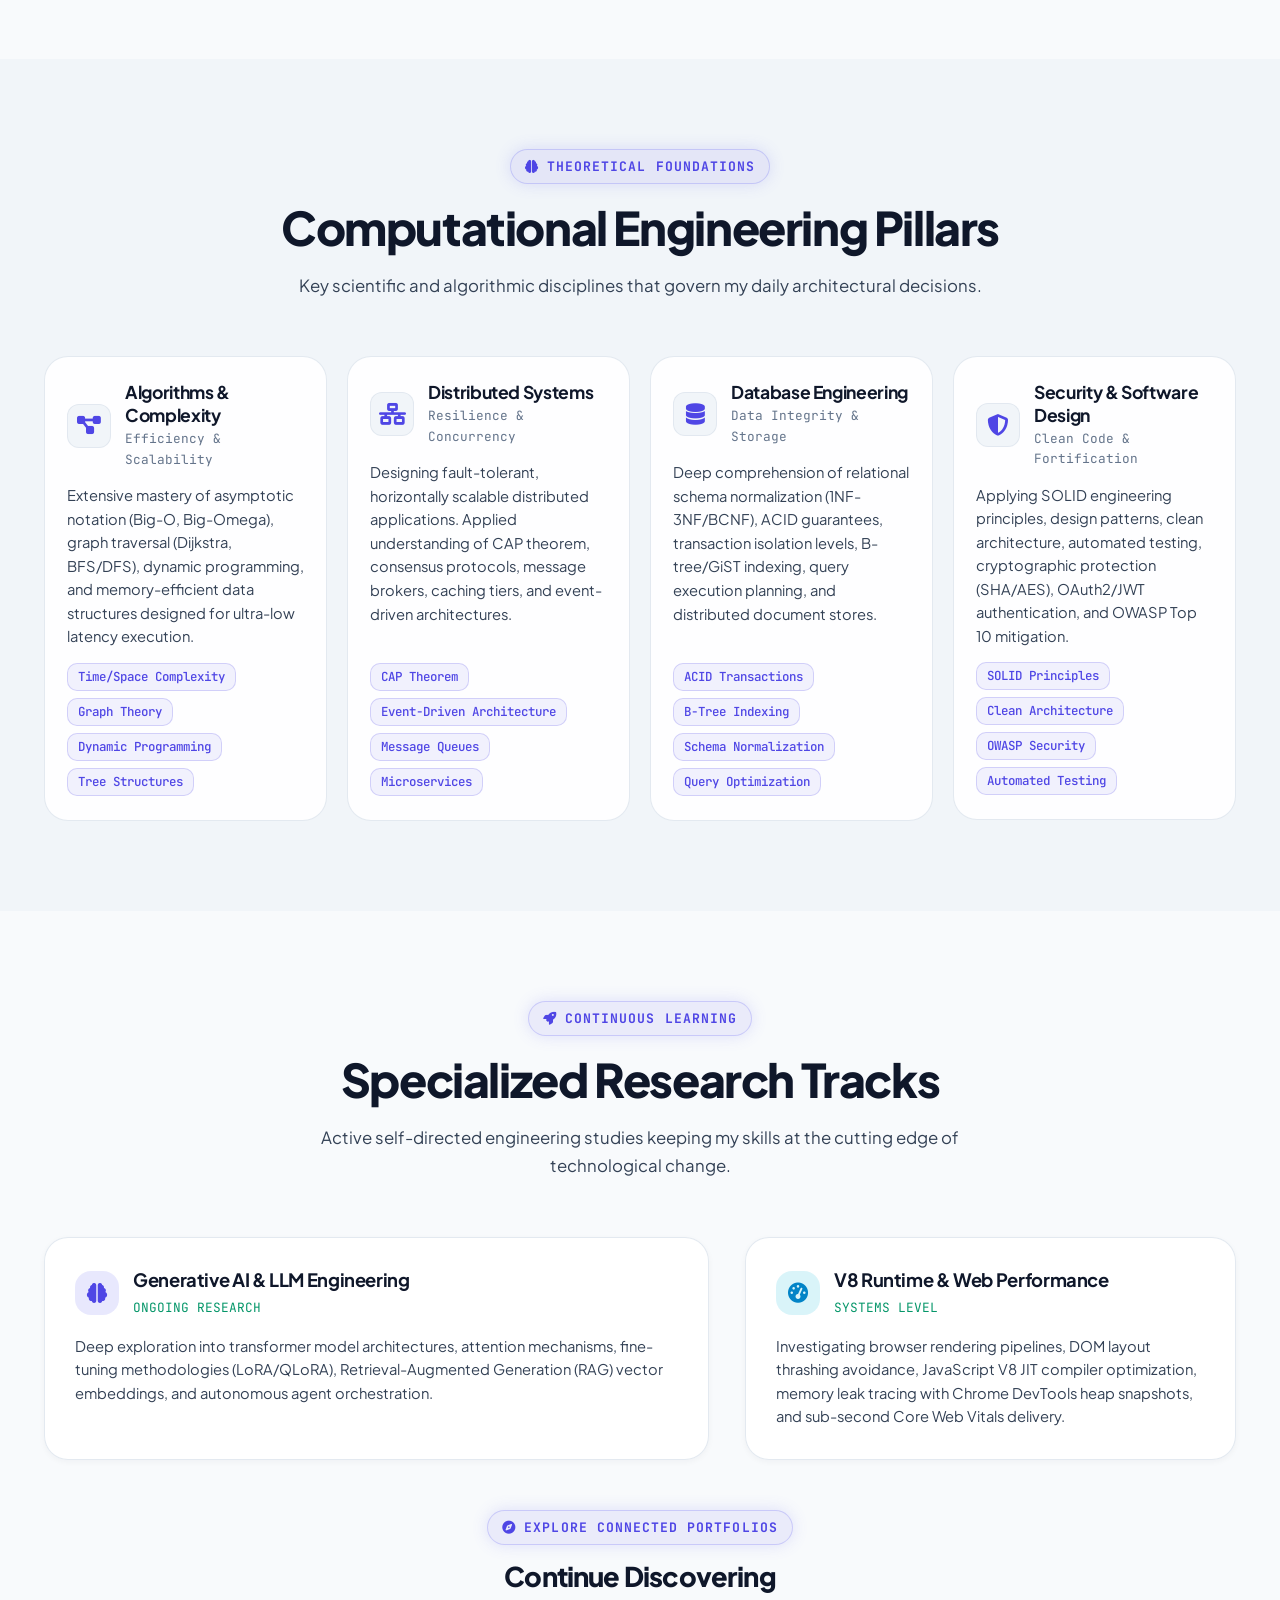
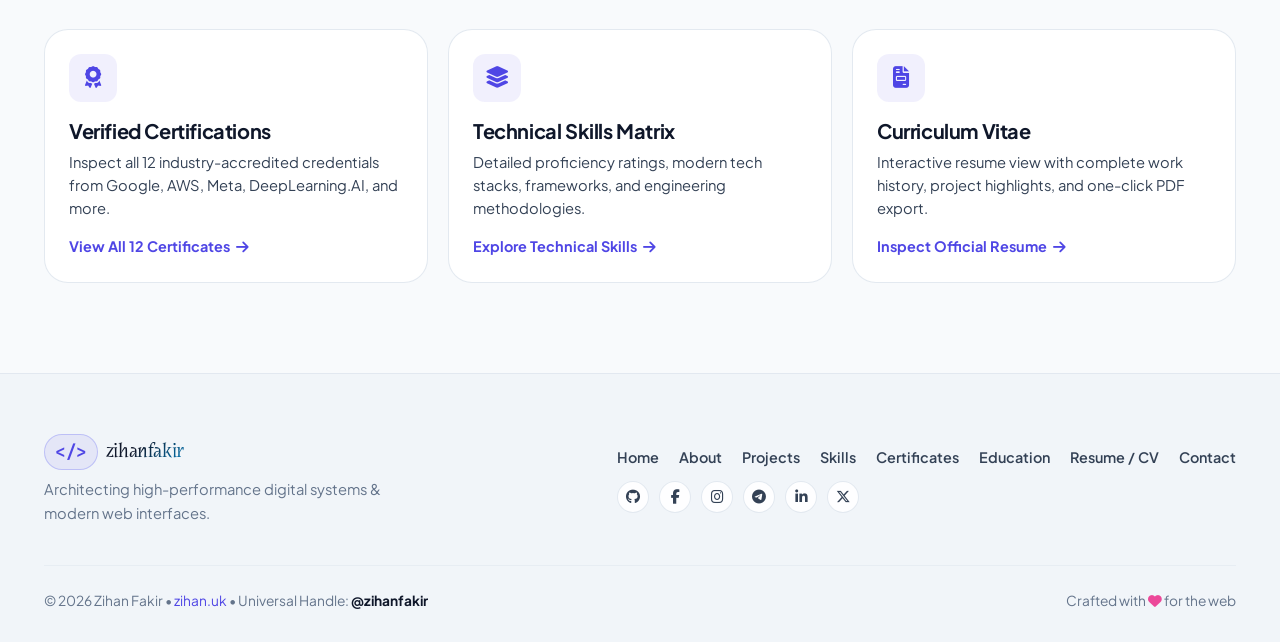
<file: education.html>
﻿<!DOCTYPE html>
<html lang="en" data-theme="dark">
<head>
  <meta charset="UTF-8">
  <meta name="viewport" content="width=device-width, initial-scale=1.0, viewport-fit=cover">
  <!-- Clean Domain & Fresh URL Controller (Clean https://zihan.uk/education) -->
  <script>
    (function() {
      try {
        var h = window.location.hostname.toLowerCase();
        var p = window.location.pathname;
        if (h.indexOf('github.io') !== -1) {
          window.location.replace('https://zihan.uk/education');
          return;
        }
        if (window.history && window.history.replaceState && window.location.protocol.indexOf('http') === 0) {
          if (p.endsWith('.html')) {
            var cleanPath = p.replace(/\.html$/, '');
            window.history.replaceState(null, '', cleanPath + window.location.search + window.location.hash);
          }
        }
      } catch (e) {}
    })();
  </script>

  <title>Education &amp; Academic Background | Zihan Fakir - AI Engineer</title>
  <link rel="canonical" href="https://zihan.uk/education">
  <meta name="description" content="Academic background, degree credentials, computer science coursework, and computational foundation of Zihan Fakir (@zihanfakir) - AI Engineer and Full-Stack Developer.">
  <meta name="keywords" content="Zihan Fakir Education, Computer Science Degree, B.Sc CSE, Software Engineering Academic, AI Credentials, University Education, zihanfakir">
  <meta name="author" content="Zihan Fakir">
  <meta name="robots" content="index, follow">
  
  <!-- Open Graph / Facebook -->
  <meta property="og:type" content="website">
  <meta property="og:url" content="https://zihan.uk/education">
  <meta property="og:title" content="Education & Academic Background | Zihan Fakir">
  <meta property="og:description" content="Academic background, degree credentials, computer science coursework, and computational foundation of Zihan Fakir.">
  <meta property="og:image" content="assets/social-preview.jpg">
  
  <!-- Twitter -->
  <meta property="twitter:card" content="summary_large_image">
  <meta property="twitter:url" content="https://zihan.uk/education">
  <meta name="twitter:title" content="Education & Academic Background | Zihan Fakir">
  <meta property="twitter:description" content="Academic background, degree credentials, computer science coursework, and computational foundation of Zihan Fakir.">
  <meta property="twitter:image" content="assets/social-preview.jpg">

  <!-- Favicon / Branding -->
    <!-- Favicon & App Icons -->
  <link rel="icon" type="image/svg+xml" href="x.svg?v=3">
  <link rel="alternate icon" href="x.svg">
  <link rel="apple-touch-icon" href="assets/z.jpeg">

  <!-- Google Fonts Preconnect -->
  <link rel="preconnect" href="https://fonts.googleapis.com">
  <link rel="preconnect" href="https://fonts.gstatic.com" crossorigin>
  <link href="https://fonts.googleapis.com/css2?family=JetBrains+Mono:wght@400;500;700&family=Plus+Jakarta+Sans:wght@400;500;600;700;800&family=Syne:wght@700;800&display=swap" rel="stylesheet">

  <!-- Font Awesome 6.5.1 -->
  <link rel="stylesheet" href="https://cdnjs.cloudflare.com/ajax/libs/font-awesome/6.5.1/css/all.min.css" integrity="sha512-DTOQO9RWCH3ppGqcWaEA1BIZOC6xxalwEsw9c2QQeAIftl+Vegovlnee1c9QX4TctnWMn13TZye+giMm8e2LwA==" crossorigin="anonymous" referrerpolicy="no-referrer" />

  <!-- Custom Stylesheet -->
  <link rel="stylesheet" href="css/style.css?v=16.6">

  <!-- Instant Theme Persistence Script -->
  <script>
    (function() {
      try {
        var savedTheme = localStorage.getItem('site_theme');
        var systemDark = window.matchMedia && window.matchMedia('(prefers-color-scheme: dark)').matches;
        var theme = savedTheme || (systemDark ? 'dark' : 'light');
        document.documentElement.setAttribute('data-theme', theme);
      } catch (e) {}
    })();
  </script>
</head>
<body>
  <!-- Accessibility Skip Link -->
  <a href="#main-content" class="skip-link">Skip to main content</a>

  <!-- Ambient Dynamic Background Glow Orbs -->
  <div class="bg-ambient-orb orb-1"></div>
  <div class="bg-ambient-orb orb-2"></div>
  <div class="bg-ambient-orb orb-3"></div>
  <div class="bg-tech-grid"></div>

  <!-- =========================================================================
       Site Header / Navigation Bar
       ========================================================================= -->
  <header class="site-header">
    <div class="container nav-container">
      <a href="index.html" class="logo">
        <span class="logo-code-prefix">&lt;/&gt;</span>
        <span class="logo-brand-name">zihanfakir</span>
      </a>

      <!-- Navigation Menu -->
      <nav class="nav-menu" id="nav-menu">
        <a href="index.html" class="nav-link">Home</a>
        <a href="about.html" class="nav-link">About</a>
        <a href="projects.html" class="nav-link">Projects</a>
        <a href="skills.html" class="nav-link">Skills</a>
        <a href="certificates.html" class="nav-link">Certificates</a>
        <a href="education.html" class="nav-link active">Education</a>
        <a href="resume.html" class="nav-link">Resume</a>
        <a href="contact.html" class="nav-link">Contact</a>
        <div class="nav-mobile-cta-wrapper">
          <a href="contact.html" class="btn btn-primary nav-mobile-cta">
            <i class="fas fa-paper-plane" aria-hidden="true"></i> Let's Talk
          </a>
        </div>
      </nav>

      <!-- Header Actions: Theme Toggle & CTA -->
      <div class="nav-actions">
        <button type="button" id="theme-toggle-btn" class="theme-toggle-btn" aria-label="Toggle Light/Dark Theme" title="Toggle Light/Dark Theme">
          <i class="fas fa-sun theme-icon-sun"></i>
          <i class="fas fa-moon theme-icon-moon"></i>
        </button>

        <a href="contact.html" class="btn btn-primary btn-sm nav-desktop-cta">
          <i class="fas fa-paper-plane" aria-hidden="true"></i> Let's Talk
        </a>

        <button class="mobile-toggle" id="mobile-toggle" aria-label="Open Navigation Menu">
          <i class="fas fa-bars"></i>
        </button>
      </div>
    </div>
  </header>

  <!-- =========================================================================
       Main Content
       ========================================================================= -->
  <main id="main-content">
    <!-- Page Hero Banner -->
    <section class="page-hero">
      <div class="container">
        <span class="page-hero-badge">
          <i class="fas fa-graduation-cap" aria-hidden="true"></i> Academic Credentials &amp; Foundation
        </span>
        <h1 class="page-hero-title">Academic Background &amp; Education</h1>
        <p class="page-hero-subtitle">
          Rigorous computer science foundations, engineering methodology, mathematics, and lifelong continuous technical research.
        </p>
      </div>
    </section>

    <!-- Formal Education Timeline -->
    <section class="section" style="padding-top: 20px;">
      <div class="container">
        <div class="section-header">
          <span class="section-tag"><i class="fas fa-university"></i> Formal Degrees</span>
          <h2 class="section-title">Academic Milestones</h2>
          <p class="section-desc">Institutions and comprehensive degree programs that forged my algorithmic problem-solving ability.</p>
        </div>

        <div class="timeline-container">
          <!-- Degree 1: B.Sc. CSE -->
          <div class="timeline-item">
            <div class="timeline-dot"></div>
            <div class="timeline-card">
              <span class="timeline-date">2018 — 2022</span>
              <h3 class="timeline-role">B.Sc. in Computer Science &amp; Engineering</h3>
              <div class="timeline-company">
                <i class="fas fa-graduation-cap" style="color: var(--primary); margin-right: 6px;"></i> University of Engineering &amp; Technology
              </div>
              <p class="timeline-desc">
                Graduated with Honours. Undertook four years of rigorous computational study combining mathematical theory, algorithm design, hardware abstraction, and enterprise software engineering.
              </p>
              
              <div style="margin-top: 16px; padding-top: 14px; border-top: 1px solid var(--border-color);">
                <div style="font-size: 0.85rem; font-weight: 700; color: var(--text-main); margin-bottom: 8px;">
                  <i class="fas fa-book-open" style="color: var(--secondary); margin-right: 6px;"></i> Core Academic Coursework:
                </div>
                <div class="tech-tags">
                  <span class="tech-tag">Data Structures &amp; Algorithms</span>
                  <span class="tech-tag">Database Management Systems (DBMS)</span>
                  <span class="tech-tag">Operating Systems &amp; Concurrency</span>
                  <span class="tech-tag">Distributed Networks</span>
                  <span class="tech-tag">Artificial Intelligence</span>
                  <span class="tech-tag">Software Architecture &amp; OOP</span>
                  <span class="tech-tag">Discrete Mathematics</span>
                  <span class="tech-tag">Theory of Computation</span>
                  <span class="tech-tag">Compiler Design</span>
                  <span class="tech-tag">Information Security</span>
                </div>
              </div>
            </div>
          </div>

          <!-- Milestones 2: HSC Science -->
          <div class="timeline-item">
            <div class="timeline-dot"></div>
            <div class="timeline-card">
              <span class="timeline-date">2016 — 2018</span>
              <h3 class="timeline-role">Higher Secondary Certificate (HSC) — Science</h3>
              <div class="timeline-company">
                <i class="fas fa-school" style="color: var(--primary); margin-right: 6px;"></i> Science Division
              </div>
              <p class="timeline-desc">
                Comprehensive higher secondary education with a specialized focus on higher mathematics, physics, and computer science fundamentals. Built a deep mathematical intuition for calculus, linear algebra, and mechanics.
              </p>
              <div style="margin-top: 12px;">
                <div class="tech-tags">
                  <span class="tech-tag">Higher Mathematics &amp; Calculus</span>
                  <span class="tech-tag">Physics &amp; Mechanics</span>
                  <span class="tech-tag">Information &amp; Communication Technology</span>
                </div>
              </div>
            </div>
          </div>

          <!-- Milestones 3: SSC Science -->
          <div class="timeline-item">
            <div class="timeline-dot"></div>
            <div class="timeline-card">
              <span class="timeline-date">2014 — 2016</span>
              <h3 class="timeline-role">Secondary School Certificate (SSC) — Science</h3>
              <div class="timeline-company">
                <i class="fas fa-award" style="color: var(--primary); margin-right: 6px;"></i> Science Division
              </div>
              <p class="timeline-desc">
                Achieved top academic standing with distinction across General Science, Advanced Mathematics, and Computer Studies, laying the bedrock for subsequent computational pursuits.
              </p>
            </div>
          </div>
        </div>
      </div>
    </section>

    <!-- Core Theoretical & Engineering Competencies -->
    <section class="section" style="background-color: var(--bg-body-secondary);">
      <div class="container">
        <div class="section-header">
          <span class="section-tag"><i class="fas fa-brain"></i> Theoretical Foundations</span>
          <h2 class="section-title">Computational Engineering Pillars</h2>
          <p class="section-desc">Key scientific and algorithmic disciplines that govern my daily architectural decisions.</p>
        </div>

        <div class="skills-grid">
          <!-- Pillar 1 -->
          <div class="skill-category-card">
            <div class="skill-cat-header">
              <div class="skill-cat-icon">
                <i class="fas fa-project-diagram"></i>
              </div>
              <div>
                <h3 class="skill-cat-title">Algorithms &amp; Complexity</h3>
                <div class="skill-cat-subtitle">Efficiency &amp; Scalability</div>
              </div>
            </div>
            <p class="skill-cat-desc" style="font-size: 0.92rem; color: var(--text-secondary); line-height: 1.6; margin-bottom: 14px;">
              Extensive mastery of asymptotic notation (Big-O, Big-Omega), graph traversal (Dijkstra, BFS/DFS), dynamic programming, and memory-efficient data structures designed for ultra-low latency execution.
            </p>
            <div class="tech-tags">
              <span class="tech-tag">Time/Space Complexity</span>
              <span class="tech-tag">Graph Theory</span>
              <span class="tech-tag">Dynamic Programming</span>
              <span class="tech-tag">Tree Structures</span>
            </div>
          </div>

          <!-- Pillar 2 -->
          <div class="skill-category-card">
            <div class="skill-cat-header">
              <div class="skill-cat-icon">
                <i class="fas fa-network-wired"></i>
              </div>
              <div>
                <h3 class="skill-cat-title">Distributed Systems</h3>
                <div class="skill-cat-subtitle">Resilience &amp; Concurrency</div>
              </div>
            </div>
            <p class="skill-cat-desc" style="font-size: 0.92rem; color: var(--text-secondary); line-height: 1.6; margin-bottom: 14px;">
              Designing fault-tolerant, horizontally scalable distributed applications. Applied understanding of CAP theorem, consensus protocols, message brokers, caching tiers, and event-driven architectures.
            </p>
            <div class="tech-tags">
              <span class="tech-tag">CAP Theorem</span>
              <span class="tech-tag">Event-Driven Architecture</span>
              <span class="tech-tag">Message Queues</span>
              <span class="tech-tag">Microservices</span>
            </div>
          </div>

          <!-- Pillar 3 -->
          <div class="skill-category-card">
            <div class="skill-cat-header">
              <div class="skill-cat-icon">
                <i class="fas fa-database"></i>
              </div>
              <div>
                <h3 class="skill-cat-title">Database Engineering</h3>
                <div class="skill-cat-subtitle">Data Integrity &amp; Storage</div>
              </div>
            </div>
            <p class="skill-cat-desc" style="font-size: 0.92rem; color: var(--text-secondary); line-height: 1.6; margin-bottom: 14px;">
              Deep comprehension of relational schema normalization (1NF-3NF/BCNF), ACID guarantees, transaction isolation levels, B-tree/GiST indexing, query execution planning, and distributed document stores.
            </p>
            <div class="tech-tags">
              <span class="tech-tag">ACID Transactions</span>
              <span class="tech-tag">B-Tree Indexing</span>
              <span class="tech-tag">Schema Normalization</span>
              <span class="tech-tag">Query Optimization</span>
            </div>
          </div>

          <!-- Pillar 4 -->
          <div class="skill-category-card">
            <div class="skill-cat-header">
              <div class="skill-cat-icon">
                <i class="fas fa-shield-alt"></i>
              </div>
              <div>
                <h3 class="skill-cat-title">Security &amp; Software Design</h3>
                <div class="skill-cat-subtitle">Clean Code &amp; Fortification</div>
              </div>
            </div>
            <p class="skill-cat-desc" style="font-size: 0.92rem; color: var(--text-secondary); line-height: 1.6; margin-bottom: 14px;">
              Applying SOLID engineering principles, design patterns, clean architecture, automated testing, cryptographic protection (SHA/AES), OAuth2/JWT authentication, and OWASP Top 10 mitigation.
            </p>
            <div class="tech-tags">
              <span class="tech-tag">SOLID Principles</span>
              <span class="tech-tag">Clean Architecture</span>
              <span class="tech-tag">OWASP Security</span>
              <span class="tech-tag">Automated Testing</span>
            </div>
          </div>
        </div>
      </div>
    </section>

    <!-- Lifelong Learning & Continuous Research Tracks -->
    <section class="section">
      <div class="container">
        <div class="section-header">
          <span class="section-tag"><i class="fas fa-rocket"></i> Continuous Learning</span>
          <h2 class="section-title">Specialized Research Tracks</h2>
          <p class="section-desc">Active self-directed engineering studies keeping my skills at the cutting edge of technological change.</p>
        </div>

        <div class="about-grid" style="align-items: stretch;">
          <div class="glass-card" style="padding: 30px;">
            <div style="display: flex; align-items: center; gap: 14px; margin-bottom: 16px;">
              <div style="width: 44px; height: 44px; border-radius: var(--border-radius-md); background: rgba(99, 102, 241, 0.15); color: var(--primary); display: flex; align-items: center; justify-content: center; font-size: 1.25rem;">
                <i class="fas fa-brain"></i>
              </div>
              <div>
                <h3 style="font-size: 1.15rem; font-weight: 700; color: var(--text-main); margin-bottom: 2px;">Generative AI &amp; LLM Engineering</h3>
                <span style="font-size: 0.8rem; font-family: var(--font-mono); color: var(--accent-emerald);">ONGOING RESEARCH</span>
              </div>
            </div>
            <p style="font-size: 0.92rem; color: var(--text-secondary); line-height: 1.6;">
              Deep exploration into transformer model architectures, attention mechanisms, fine-tuning methodologies (LoRA/QLoRA), Retrieval-Augmented Generation (RAG) vector embeddings, and autonomous agent orchestration.
            </p>
          </div>

          <div class="glass-card" style="padding: 30px;">
            <div style="display: flex; align-items: center; gap: 14px; margin-bottom: 16px;">
              <div style="width: 44px; height: 44px; border-radius: var(--border-radius-md); background: rgba(6, 182, 212, 0.15); color: var(--secondary); display: flex; align-items: center; justify-content: center; font-size: 1.25rem;">
                <i class="fas fa-tachometer-alt"></i>
              </div>
              <div>
                <h3 style="font-size: 1.15rem; font-weight: 700; color: var(--text-main); margin-bottom: 2px;">V8 Runtime &amp; Web Performance</h3>
                <span style="font-size: 0.8rem; font-family: var(--font-mono); color: var(--accent-emerald);">SYSTEMS LEVEL</span>
              </div>
            </div>
            <p style="font-size: 0.92rem; color: var(--text-secondary); line-height: 1.6;">
              Investigating browser rendering pipelines, DOM layout thrashing avoidance, JavaScript V8 JIT compiler optimization, memory leak tracing with Chrome DevTools heap snapshots, and sub-second Core Web Vitals delivery.
            </p>
          </div>
        </div>

        <!-- Cross-Page Gateways -->
        <div style="margin-top: 50px;">
          <div class="section-header" style="margin-bottom: 30px;">
            <span class="section-tag"><i class="fas fa-compass"></i> Explore Connected Portfolios</span>
            <h3 class="section-title" style="font-size: 1.7rem;">Continue Discovering</h3>
          </div>
          <div class="gateway-grid">
            <a href="certificates.html" class="gateway-card">
              <div class="gateway-icon-box">
                <i class="fas fa-award"></i>
              </div>
              <h4 class="gateway-title">Verified Certifications</h4>
              <p class="gateway-desc">Inspect all 12 industry-accredited credentials from Google, AWS, Meta, DeepLearning.AI, and more.</p>
              <div class="gateway-link-text">
                <span>View All 12 Certificates</span>
                <i class="fas fa-arrow-right"></i>
              </div>
            </a>

            <a href="skills.html" class="gateway-card">
              <div class="gateway-icon-box">
                <i class="fas fa-layer-group"></i>
              </div>
              <h4 class="gateway-title">Technical Skills Matrix</h4>
              <p class="gateway-desc">Detailed proficiency ratings, modern tech stacks, frameworks, and engineering methodologies.</p>
              <div class="gateway-link-text">
                <span>Explore Technical Skills</span>
                <i class="fas fa-arrow-right"></i>
              </div>
            </a>

            <a href="resume.html" class="gateway-card">
              <div class="gateway-icon-box">
                <i class="fas fa-file-invoice"></i>
              </div>
              <h4 class="gateway-title">Curriculum Vitae</h4>
              <p class="gateway-desc">Interactive resume view with complete work history, project highlights, and one-click PDF export.</p>
              <div class="gateway-link-text">
                <span>Inspect Official Resume</span>
                <i class="fas fa-arrow-right"></i>
              </div>
            </a>
          </div>
        </div>
      </div>
    </section>
  </main>

  <!-- =========================================================================
       Site Footer
       ========================================================================= -->
  <footer class="site-footer">
    <div class="container">
      <div class="footer-content">
        <div class="footer-brand">
          <a href="index.html" class="logo">
            <span class="logo-code-prefix">&lt;/&gt;</span>
            <span class="logo-brand-name">zihanfakir</span>
          </a>
          <p>Architecting high-performance digital systems &amp; modern web interfaces.</p>
        </div>

        <div style="display: flex; flex-direction: column; gap: 12px;">
          <div class="footer-links">
            <a href="index.html" class="footer-link">Home</a>
            <a href="about.html" class="footer-link">About</a>
            <a href="projects.html" class="footer-link">Projects</a>
            <a href="skills.html" class="footer-link">Skills</a>
            <a href="certificates.html" class="footer-link">Certificates</a>
            <a href="education.html" class="footer-link active">Education</a>
            <a href="resume.html" class="footer-link">Resume / CV</a>
            <a href="contact.html" class="footer-link">Contact</a>
          </div>
          <div class="hero-socials" style="gap: 10px;">
            <a href="https://github.com/zihanfakir" target="_blank" rel="noopener noreferrer" class="social-link" style="width: 32px; height: 32px; font-size: 0.9rem;" title="GitHub (@zihanfakir)" aria-label="GitHub profile of Zihan Fakir">
              <i class="fab fa-github" aria-hidden="true"></i>
            </a>
            <a href="https://facebook.com/zihanfakir" target="_blank" rel="noopener noreferrer" class="social-link" style="width: 32px; height: 32px; font-size: 0.9rem;" title="Facebook (@zihanfakir)" aria-label="Facebook profile of Zihan Fakir">
              <i class="fab fa-facebook-f" aria-hidden="true"></i>
            </a>
            <a href="https://instagram.com/zihanfakir" target="_blank" rel="noopener noreferrer" class="social-link" style="width: 32px; height: 32px; font-size: 0.9rem;" title="Instagram (@zihanfakir)" aria-label="Instagram profile of Zihan Fakir">
              <i class="fab fa-instagram" aria-hidden="true"></i>
            </a>
            <a href="https://t.me/zihanfakir" target="_blank" rel="noopener noreferrer" class="social-link" style="width: 32px; height: 32px; font-size: 0.9rem;" title="Telegram (@zihanfakir)" aria-label="Telegram profile of Zihan Fakir">
              <i class="fab fa-telegram" aria-hidden="true"></i>
            </a>
            <a href="https://linkedin.com/in/zihanfakir" target="_blank" rel="noopener noreferrer" class="social-link" style="width: 32px; height: 32px; font-size: 0.9rem;" title="LinkedIn (@zihanfakir)" aria-label="LinkedIn profile of Zihan Fakir">
              <i class="fab fa-linkedin-in" aria-hidden="true"></i>
            </a>
            <a href="https://x.com/zihanfakir" target="_blank" rel="noopener noreferrer" class="social-link" style="width: 32px; height: 32px; font-size: 0.9rem;" title="Twitter / X (@zihanfakir)" aria-label="Twitter X profile of Zihan Fakir">
              <i class="fab fa-x-twitter" aria-hidden="true"></i>
            </a>
          </div>
        </div>
      </div>

      <div class="footer-bottom">
        <div>
          &copy; <span id="current-year">2026</span> Zihan Fakir &bull; <a href="https://zihan.uk" class="footer-active-domain active-domain-link" style="color: var(--primary);">zihan.uk</a> &bull; Universal Handle: <strong style="color: var(--text-main);">@zihanfakir</strong>
        </div>
        <div>
          <span>Crafted with <i class="fas fa-heart" style="color: #ec4899;" aria-hidden="true"></i> for the web</span>
        </div>
      </div>
    </div>
  </footer>

  <!-- Floating Back to Top Button -->
  <button type="button" id="back-to-top" class="back-to-top" aria-label="Scroll to top" title="Scroll to top">
    <i class="fas fa-arrow-up" aria-hidden="true"></i>
  </button>

  <!-- Floating AI Assistant Launcher Button -->
  <button type="button" id="ai-chat-btn" class="ai-assistant-btn" aria-label="Open AI Assistant" title="Chat with Zihan's AI Assistant">
    <i class="fas fa-robot" aria-hidden="true"></i>
    <span class="ai-btn-label">Ask AI</span>
    <span class="ai-badge-pulse"></span>
  </button>

  <!-- Interactive AI Assistant Chat Window -->
  <div id="ai-chat-window" class="ai-chat-window" role="dialog" aria-modal="false" aria-labelledby="ai-chat-title">
    <div class="ai-chat-header">
      <div class="ai-header-title" id="ai-chat-title">
        <i class="fas fa-robot" style="color: var(--primary);" aria-hidden="true"></i>
        <span>Zihan's AI Assistant</span>
        <span class="ai-badge-pulse" title="Online"></span>
      </div>
      <button type="button" id="ai-chat-close" class="ai-header-close" aria-label="Close AI Assistant">
        <i class="fas fa-times" aria-hidden="true"></i>
      </button>
    </div>
    <div id="ai-chat-messages" class="ai-chat-messages">
      <div class="ai-msg ai-msg-bot">
        <i class="fas fa-robot" style="color: var(--primary); margin-right: 6px;" aria-hidden="true"></i> Hi! I'm Zihan Fakir's AI portfolio assistant. Ask me anything about Zihan's academic background, computer science degree, flagship projects (Alora AI, Ecomace), or how to contact him!
      </div>
    </div>
    <div class="ai-quick-prompts">
      <button type="button" class="ai-chip" data-query="degree"><i class="fas fa-graduation-cap" style="color: #6366f1;" aria-hidden="true"></i> Degree Info</button>
      <button type="button" class="ai-chip" data-query="alora"><i class="fas fa-crown" style="color: #fbbf24;" aria-hidden="true"></i> Alora AI</button>
      <button type="button" class="ai-chip" data-query="ai"><i class="fas fa-brain" style="color: #a855f7;" aria-hidden="true"></i> AI Skills</button>
      <button type="button" class="ai-chip" data-query="cv"><i class="fas fa-file-pdf" style="color: #ef4444;" aria-hidden="true"></i> View CV</button>
      <button type="button" class="ai-chip" data-query="certificates"><i class="fas fa-award" style="color: #fbbf24;" aria-hidden="true"></i> Certifications</button>
      <button type="button" class="ai-chip" data-query="contact"><i class="fas fa-envelope" style="color: #10b981;" aria-hidden="true"></i> Contact</button>
    </div>
    <form id="ai-chat-form" class="ai-chat-input-area">
      <input type="text" id="ai-chat-input" class="ai-chat-input" placeholder="Ask about Zihan's degree or coursework..." autocomplete="off" aria-label="Ask Zihan's AI Assistant a question">
      <button type="submit" class="ai-chat-send" aria-label="Send query">
        <i class="fas fa-paper-plane" aria-hidden="true"></i>
      </button>
    </form>
  </div>

  <!-- Toast Notification Container -->
  <div id="toast-container" class="toast-container"></div>

  <!-- Main JavaScript File -->
  <script src="js/main.js?v=16.6"></script>
</body>
</html>
</file>
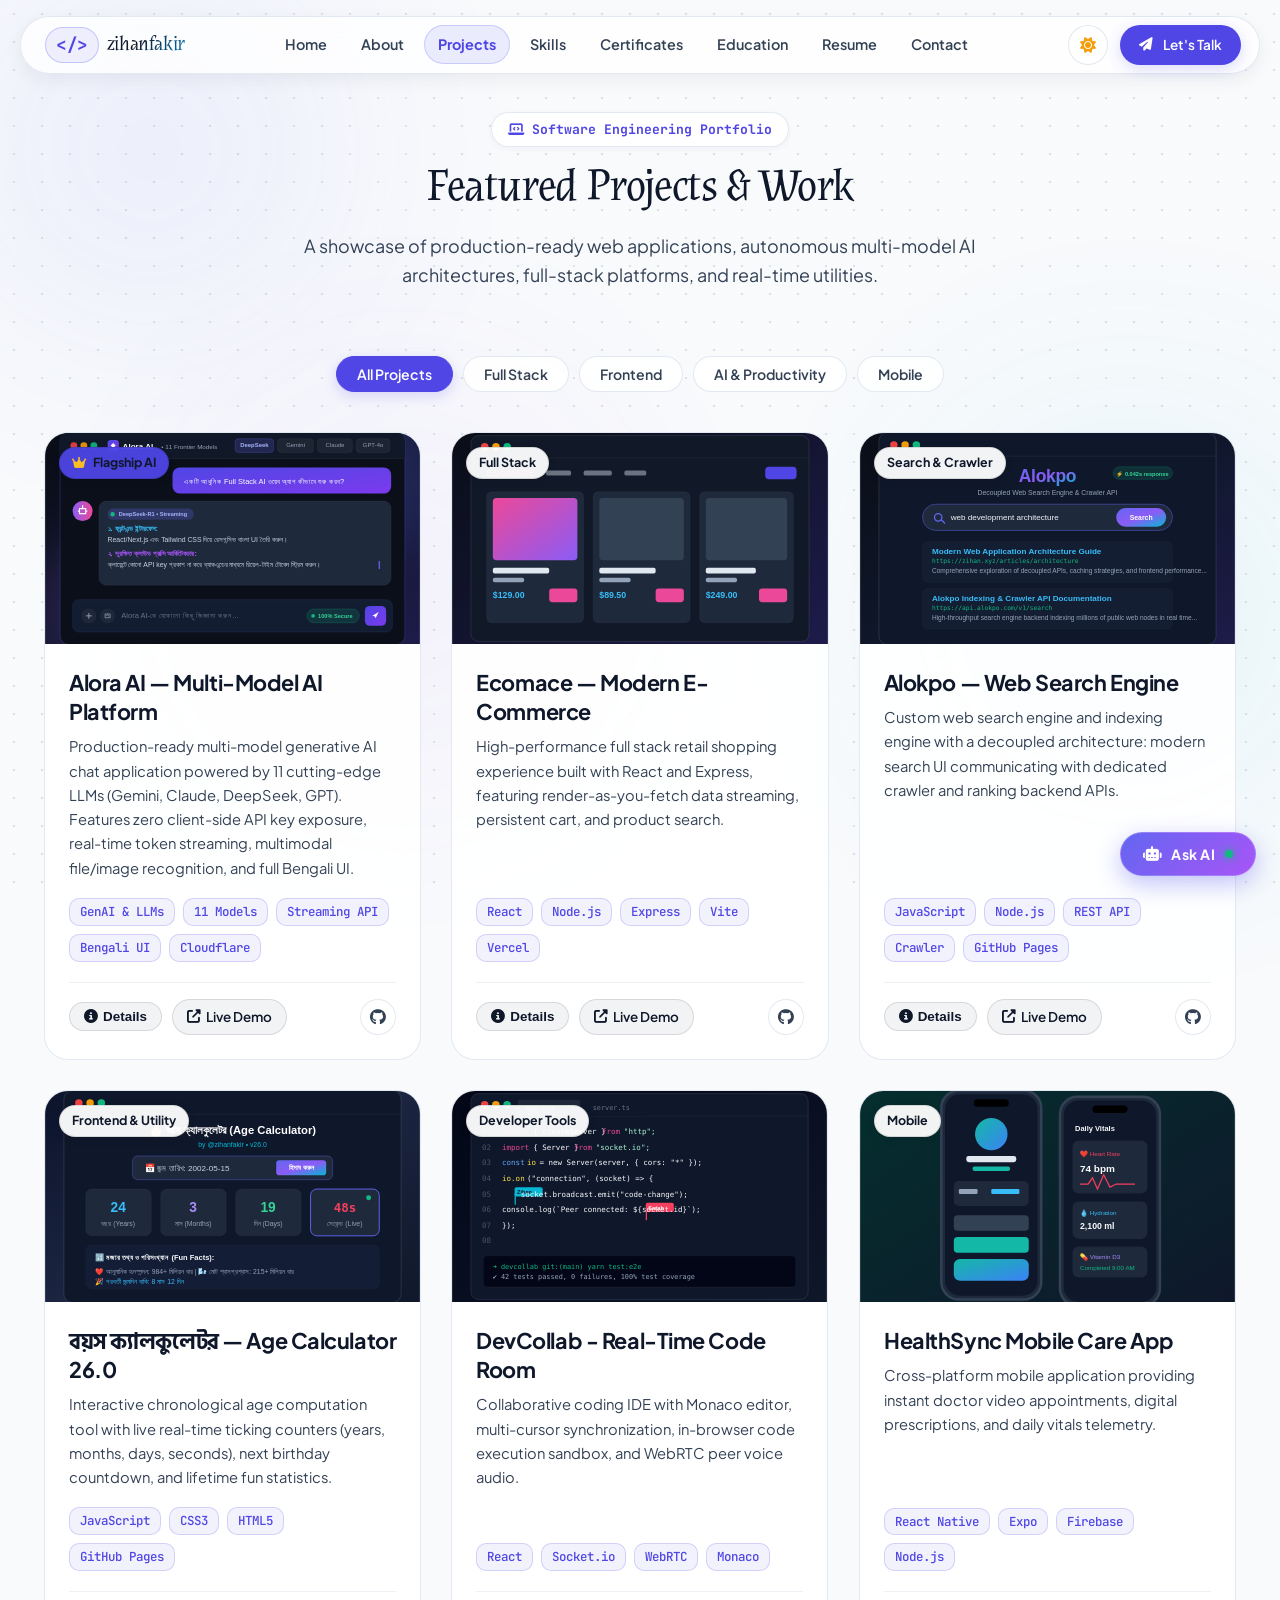
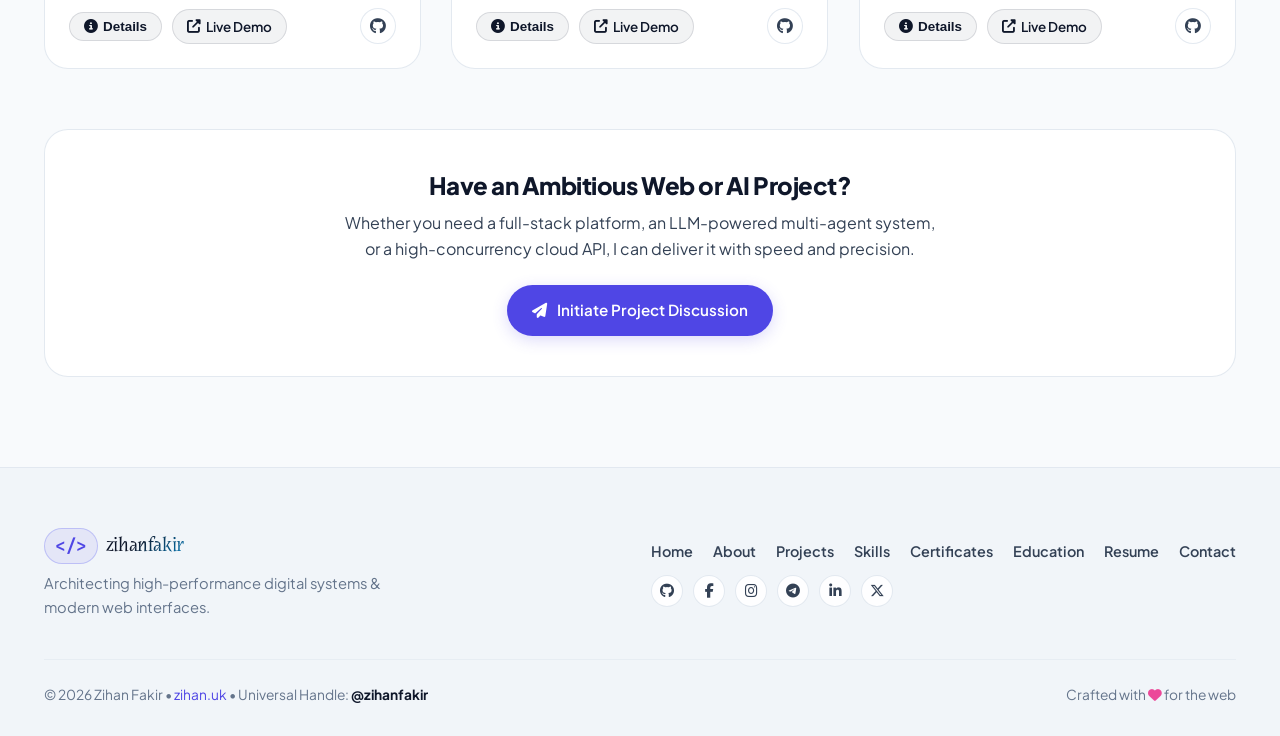
<file: projects.html>
<!DOCTYPE html>
<html lang="en" data-theme="dark">
<head>
  <meta charset="UTF-8">
  <meta name="viewport" content="width=device-width, initial-scale=1.0, viewport-fit=cover">
  <!-- Clean Domain & Fresh URL Controller (Clean https://zihan.uk/projects) -->
  <script>
    (function() {
      try {
        var h = window.location.hostname.toLowerCase();
        var p = window.location.pathname;
        if (h.indexOf('github.io') !== -1) {
          window.location.replace('https://zihan.uk/projects');
          return;
        }
        if (window.history && window.history.replaceState && window.location.protocol.indexOf('http') === 0) {
          if (p.endsWith('.html')) {
            var cleanPath = p.replace(/\.html$/, '');
            window.history.replaceState(null, '', cleanPath + window.location.search + window.location.hash);
          }
        }
      } catch (e) {}
    })();
  </script>

  <title>Projects &amp; Production Systems | Zihan Fakir</title>
  <link rel="canonical" href="https://zihan.uk/projects">
  <meta name="description" content="Explore real-world software, generative AI applications, and full-stack web platforms engineered by Zihan Fakir (@zihanfakir) - featuring Alora AI, Ecomace, and Alokpo.">
  <meta name="keywords" content="Zihan Fakir Projects, Alora AI, Ecomace, Alokpo, Full Stack Projects, GenAI Applications, Web Development Portfolio, zihanfakir">
  <meta name="author" content="Zihan Fakir">
  <meta name="robots" content="index, follow">
  
  <!-- Open Graph / Facebook -->
  <meta property="og:type" content="website">
  <meta property="og:url" content="https://zihan.uk/projects">
  <meta property="og:title" content="Projects & Production Systems | Zihan Fakir">
  <meta property="og:description" content="Explore real-world software, generative AI applications, and full-stack web platforms engineered by Zihan Fakir.">
  <meta property="og:image" content="assets/social-preview.jpg">
  
  <!-- Twitter -->
  <meta property="twitter:card" content="summary_large_image">
  <meta property="twitter:url" content="https://zihan.uk/projects">
  <meta name="twitter:title" content="Projects & Production Systems | Zihan Fakir">
  <meta property="twitter:description" content="Explore real-world software, generative AI applications, and full-stack web platforms engineered by Zihan Fakir.">
  <meta property="twitter:image" content="assets/social-preview.jpg">

  <!-- Favicon / Branding -->
    <!-- Favicon & App Icons -->
  <link rel="icon" type="image/svg+xml" href="x.svg?v=3">
  <link rel="alternate icon" href="x.svg">
  <link rel="apple-touch-icon" href="assets/z.jpeg">

  <!-- Google Fonts Preconnect -->
  <link rel="preconnect" href="https://fonts.googleapis.com">
  <link rel="preconnect" href="https://fonts.gstatic.com" crossorigin>
  <link href="https://fonts.googleapis.com/css2?family=Hind+Siliguri:wght@400;500;600;700&family=JetBrains+Mono:wght@400;500;700&family=Plus+Jakarta+Sans:wght@400;500;600;700;800&family=Syne:wght@700;800&display=swap" rel="stylesheet">

  <!-- Font Awesome 6.5.1 -->
  <link rel="stylesheet" href="https://cdnjs.cloudflare.com/ajax/libs/font-awesome/6.5.1/css/all.min.css" integrity="sha512-DTOQO9RWCH3ppGqcWaEA1BIZOC6xxalwEsw9c2QQeAIftl+Vegovlnee1c9QX4TctnWMn13TZye+giMm8e2LwA==" crossorigin="anonymous" referrerpolicy="no-referrer" />

  <!-- Custom Stylesheet -->
  <link rel="stylesheet" href="css/style.css?v=16.6">

  <!-- Instant Theme Persistence Script -->
  <script>
    (function() {
      try {
        var savedTheme = localStorage.getItem('site_theme');
        var systemDark = window.matchMedia && window.matchMedia('(prefers-color-scheme: dark)').matches;
        var theme = savedTheme || (systemDark ? 'dark' : 'light');
        document.documentElement.setAttribute('data-theme', theme);
      } catch (e) {}
    })();
  </script>
</head>
<body>
  <!-- Accessibility Skip Link -->
  <a href="#main-content" class="skip-link">Skip to main content</a>

  <!-- Ambient Dynamic Background Glow Orbs -->
  <div class="bg-ambient-orb orb-1"></div>
  <div class="bg-ambient-orb orb-2"></div>
  <div class="bg-ambient-orb orb-3"></div>
  <div class="bg-tech-grid"></div>

  <!-- =========================================================================
       Site Header / Navigation Bar
       ========================================================================= -->
  <header class="site-header">
    <div class="container nav-container">
      <a href="index.html" class="logo">
        <span class="logo-code-prefix">&lt;/&gt;</span>
        <span class="logo-brand-name">zihanfakir</span>
      </a>

      <!-- Navigation Menu -->
      <nav class="nav-menu" id="nav-menu">
        <a href="index.html" class="nav-link">Home</a>
        <a href="about.html" class="nav-link">About</a>
        <a href="projects.html" class="nav-link active">Projects</a>
        <a href="skills.html" class="nav-link">Skills</a>
        <a href="certificates.html" class="nav-link">Certificates</a>
        <a href="education.html" class="nav-link">Education</a>
        <a href="resume.html" class="nav-link">Resume</a>
        <a href="contact.html" class="nav-link">Contact</a>
        <div class="nav-mobile-cta-wrapper">
          <a href="contact.html" class="btn btn-primary nav-mobile-cta">
            <i class="fas fa-paper-plane" aria-hidden="true"></i> Let's Talk
          </a>
        </div>
      </nav>

      <!-- Header Actions: Theme Toggle & CTA -->
      <div class="nav-actions">
        <button type="button" id="theme-toggle-btn" class="theme-toggle-btn" aria-label="Toggle Light/Dark Theme" title="Toggle Light/Dark Theme">
          <i class="fas fa-sun theme-icon-sun"></i>
          <i class="fas fa-moon theme-icon-moon"></i>
        </button>

        <a href="contact.html" class="btn btn-primary btn-sm nav-desktop-cta">
          <i class="fas fa-paper-plane" aria-hidden="true"></i> Let's Talk
        </a>

        <button class="mobile-toggle" id="mobile-toggle" aria-label="Open Navigation Menu">
          <i class="fas fa-bars"></i>
        </button>
      </div>
    </div>
  </header>

  <!-- =========================================================================
       Main Content
       ========================================================================= -->
  <main id="main-content">
    <!-- Page Hero Banner -->
    <section class="page-hero">
      <div class="container">
        <span class="page-hero-badge">
          <i class="fas fa-laptop-code" aria-hidden="true"></i> Software Engineering Portfolio
        </span>
        <h1 class="page-hero-title">Featured Projects &amp; Work</h1>
        <p class="page-hero-subtitle">
          A showcase of production-ready web applications, autonomous multi-model AI architectures, full-stack platforms, and real-time utilities.
        </p>
      </div>
    </section>

    <!-- Projects Section with Interactive Category Filter -->
    <section class="section" style="padding-top: 10px;">
      <div class="container">
        <!-- Filter Buttons -->
        <div class="projects-filter">
          <button class="filter-btn active" data-filter="all" aria-pressed="true">All Projects</button>
          <button class="filter-btn" data-filter="fullstack" aria-pressed="false">Full Stack</button>
          <button class="filter-btn" data-filter="frontend" aria-pressed="false">Frontend</button>
          <button class="filter-btn" data-filter="ai" aria-pressed="false">AI &amp; Productivity</button>
          <button class="filter-btn" data-filter="mobile" aria-pressed="false">Mobile</button>
        </div>

        <!-- Projects Grid -->
        <div class="projects-grid">
          <!-- Project 1: Alora AI - Multi-Model AI Chat Platform -->
          <div class="project-card" data-category="ai fullstack">
            <div class="project-thumbnail">
              <img src="assets/project-1.svg" alt="Alora AI - Multi-Model AI Chat Platform" class="project-img" loading="lazy" decoding="async" width="400" height="225">
              <span class="project-badge-tag" style="background: rgba(79, 70, 229, 0.95);"><i class="fas fa-crown" style="color: #fbbf24; margin-right: 5px;" aria-hidden="true"></i> Flagship AI</span>
            </div>
            <div class="project-content">
              <h2 class="project-title" style="font-size: 1.35rem; margin-bottom: 8px;">Alora AI — Multi-Model AI Platform</h2>
              <p class="project-desc">
                Production-ready multi-model generative AI chat application powered by 11 cutting-edge LLMs (Gemini, Claude, DeepSeek, GPT). Features zero client-side API key exposure, real-time token streaming, multimodal file/image recognition, and full Bengali UI.
              </p>
              <div class="project-techs">
                <span class="tech-tag">GenAI &amp; LLMs</span>
                <span class="tech-tag">11 Models</span>
                <span class="tech-tag">Streaming API</span>
                <span class="tech-tag">Bengali UI</span>
                <span class="tech-tag">Cloudflare</span>
              </div>
              <div class="project-footer">
                <div class="project-links">
                  <button type="button" class="project-link-btn view-project-details" data-project-id="proj-1" aria-haspopup="dialog">
                    <i class="fas fa-info-circle" aria-hidden="true"></i> Details
                  </button>
                  <a href="https://alora.zihan.xyz" target="_blank" rel="noopener noreferrer" class="project-link-btn" title="Visit Live Alora AI on alora.zihan.xyz">
                    <i class="fas fa-external-link-alt" aria-hidden="true"></i> Live Demo
                  </a>
                </div>
                <a href="https://github.com/zihanfakir/ai.zihan.xyz" target="_blank" rel="noopener noreferrer" class="social-link" style="width: 36px; height: 36px; font-size: 1rem;" title="View Source on GitHub (zihanfakir/ai.zihan.xyz)" aria-label="View source code on GitHub">
                  <i class="fab fa-github" aria-hidden="true"></i>
                </a>
              </div>
            </div>
          </div>

          <!-- Project 2: Ecomace - Modern E-Commerce Platform -->
          <div class="project-card" data-category="fullstack">
            <div class="project-thumbnail">
              <img src="assets/project-2.svg" alt="Ecomace - Full Stack E-Commerce Platform" class="project-img" loading="lazy" decoding="async" width="400" height="225">
              <span class="project-badge-tag">Full Stack</span>
            </div>
            <div class="project-content">
              <h2 class="project-title" style="font-size: 1.35rem; margin-bottom: 8px;">Ecomace — Modern E-Commerce</h2>
              <p class="project-desc">
                High-performance full stack retail shopping experience built with React and Express, featuring render-as-you-fetch data streaming, persistent cart, and product search.
              </p>
              <div class="project-techs">
                <span class="tech-tag">React</span>
                <span class="tech-tag">Node.js</span>
                <span class="tech-tag">Express</span>
                <span class="tech-tag">Vite</span>
                <span class="tech-tag">Vercel</span>
              </div>
              <div class="project-footer">
                <div class="project-links">
                  <button type="button" class="project-link-btn view-project-details" data-project-id="proj-2" aria-haspopup="dialog">
                    <i class="fas fa-info-circle" aria-hidden="true"></i> Details
                  </button>
                  <a href="https://ecomace.vercel.app/" target="_blank" rel="noopener noreferrer" class="project-link-btn" title="Visit Live Site on Vercel">
                    <i class="fas fa-external-link-alt" aria-hidden="true"></i> Live Demo
                  </a>
                </div>
                <a href="https://github.com/zihanfakir/Ecomace" target="_blank" rel="noopener noreferrer" class="social-link" style="width: 36px; height: 36px; font-size: 1rem;" title="View Source on GitHub (zihanfakir/Ecomace)" aria-label="View source code on GitHub">
                  <i class="fab fa-github" aria-hidden="true"></i>
                </a>
              </div>
            </div>
          </div>

          <!-- Project 3: Alokpo - Web Search Engine -->
          <div class="project-card" data-category="ai">
            <div class="project-thumbnail">
              <img src="assets/project-3.svg" alt="Alokpo - Web Search Engine &amp; Crawler" class="project-img" loading="lazy" decoding="async" width="400" height="225">
              <span class="project-badge-tag">Search &amp; Crawler</span>
            </div>
            <div class="project-content">
              <h2 class="project-title" style="font-size: 1.35rem; margin-bottom: 8px;">Alokpo — Web Search Engine</h2>
              <p class="project-desc">
                Custom web search engine and indexing engine with a decoupled architecture: modern search UI communicating with dedicated crawler and ranking backend APIs.
              </p>
              <div class="project-techs">
                <span class="tech-tag">JavaScript</span>
                <span class="tech-tag">Node.js</span>
                <span class="tech-tag">REST API</span>
                <span class="tech-tag">Crawler</span>
                <span class="tech-tag">GitHub Pages</span>
              </div>
              <div class="project-footer">
                <div class="project-links">
                  <button type="button" class="project-link-btn view-project-details" data-project-id="proj-3" aria-haspopup="dialog">
                    <i class="fas fa-info-circle" aria-hidden="true"></i> Details
                  </button>
                  <a href="https://zihanfakir.github.io/alokpo-search/" target="_blank" rel="noopener noreferrer" class="project-link-btn" title="Live Search Engine">
                    <i class="fas fa-external-link-alt" aria-hidden="true"></i> Live Demo
                  </a>
                </div>
                <a href="https://github.com/zihanfakir/alokpo-search" target="_blank" rel="noopener noreferrer" class="social-link" style="width: 36px; height: 36px; font-size: 1rem;" title="View Frontend Source on GitHub" aria-label="View source code on GitHub">
                  <i class="fab fa-github" aria-hidden="true"></i>
                </a>
              </div>
            </div>
          </div>

          <!-- Project 4: Age Calculator by Zihan 26.0 -->
          <div class="project-card" data-category="frontend">
            <div class="project-thumbnail">
              <img src="assets/project-4.svg" alt="বয়স ক্যালকুলেটর - Age Calculator by Zihan 26.0" class="project-img" loading="lazy" decoding="async" width="400" height="225">
              <span class="project-badge-tag">Frontend &amp; Utility</span>
            </div>
            <div class="project-content">
              <h2 class="project-title" style="font-size: 1.35rem; margin-bottom: 8px;">বয়স ক্যালকুলেটর — Age Calculator 26.0</h2>
              <p class="project-desc">
                Interactive chronological age computation tool with live real-time ticking counters (years, months, days, seconds), next birthday countdown, and lifetime fun statistics.
              </p>
              <div class="project-techs">
                <span class="tech-tag">JavaScript</span>
                <span class="tech-tag">CSS3</span>
                <span class="tech-tag">HTML5</span>
                <span class="tech-tag">GitHub Pages</span>
              </div>
              <div class="project-footer">
                <div class="project-links">
                  <button type="button" class="project-link-btn view-project-details" data-project-id="proj-4" aria-haspopup="dialog">
                    <i class="fas fa-info-circle" aria-hidden="true"></i> Details
                  </button>
                  <a href="https://zihanfakir.github.io/Age-Calculator-by-Zihan-26.0/" target="_blank" rel="noopener noreferrer" class="project-link-btn" title="Live Demo on GitHub Pages">
                    <i class="fas fa-external-link-alt" aria-hidden="true"></i> Live Demo
                  </a>
                </div>
                <a href="https://github.com/zihanfakir/Age-Calculator-by-Zihan-26.0" target="_blank" rel="noopener noreferrer" class="social-link" style="width: 36px; height: 36px; font-size: 1rem;" title="View Source on GitHub (zihanfakir/Age-Calculator-by-Zihan-26.0)" aria-label="View source code on GitHub">
                  <i class="fab fa-github" aria-hidden="true"></i>
                </a>
              </div>
            </div>
          </div>

          <!-- Project 5: DevCollab - Real-Time Code Room -->
          <div class="project-card" data-category="fullstack">
            <div class="project-thumbnail">
              <img src="assets/project-5.svg" alt="DevCollab - Real-Time Code Room" class="project-img" loading="lazy" decoding="async" width="400" height="225">
              <span class="project-badge-tag">Developer Tools</span>
            </div>
            <div class="project-content">
              <h2 class="project-title" style="font-size: 1.35rem; margin-bottom: 8px;">DevCollab - Real-Time Code Room</h2>
              <p class="project-desc">
                Collaborative coding IDE with Monaco editor, multi-cursor synchronization, in-browser code execution sandbox, and WebRTC peer voice audio.
              </p>
              <div class="project-techs">
                <span class="tech-tag">React</span>
                <span class="tech-tag">Socket.io</span>
                <span class="tech-tag">WebRTC</span>
                <span class="tech-tag">Monaco</span>
              </div>
              <div class="project-footer">
                <div class="project-links">
                  <button type="button" class="project-link-btn view-project-details" data-project-id="proj-5" aria-haspopup="dialog">
                    <i class="fas fa-info-circle" aria-hidden="true"></i> Details
                  </button>
                  <a href="https://zihan.uk" target="_blank" rel="noopener noreferrer" class="project-link-btn">
                    <i class="fas fa-external-link-alt" aria-hidden="true"></i> Live Demo
                  </a>
                </div>
                <a href="https://github.com/zihanfakir/dev-collab" target="_blank" rel="noopener noreferrer" class="social-link" style="width: 36px; height: 36px; font-size: 1rem;" title="View Source on GitHub (@zihanfakir)" aria-label="View source code on GitHub">
                  <i class="fab fa-github" aria-hidden="true"></i>
                </a>
              </div>
            </div>
          </div>

          <!-- Project 6: HealthSync Mobile Care App -->
          <div class="project-card" data-category="mobile">
            <div class="project-thumbnail">
              <img src="assets/project-6.svg" alt="HealthSync Mobile Care App" class="project-img" loading="lazy" decoding="async" width="400" height="225">
              <span class="project-badge-tag">Mobile</span>
            </div>
            <div class="project-content">
              <h2 class="project-title" style="font-size: 1.35rem; margin-bottom: 8px;">HealthSync Mobile Care App</h2>
              <p class="project-desc">
                Cross-platform mobile application providing instant doctor video appointments, digital prescriptions, and daily vitals telemetry.
              </p>
              <div class="project-techs">
                <span class="tech-tag">React Native</span>
                <span class="tech-tag">Expo</span>
                <span class="tech-tag">Firebase</span>
                <span class="tech-tag">Node.js</span>
              </div>
              <div class="project-footer">
                <div class="project-links">
                  <button type="button" class="project-link-btn view-project-details" data-project-id="proj-6" aria-haspopup="dialog">
                    <i class="fas fa-info-circle" aria-hidden="true"></i> Details
                  </button>
                  <a href="https://zihan.uk" target="_blank" rel="noopener noreferrer" class="project-link-btn">
                    <i class="fas fa-external-link-alt" aria-hidden="true"></i> Live Demo
                  </a>
                </div>
                <a href="https://github.com/zihanfakir/health-sync" target="_blank" rel="noopener noreferrer" class="social-link" style="width: 36px; height: 36px; font-size: 1rem;" title="View Source on GitHub (@zihanfakir)" aria-label="View source code on GitHub">
                  <i class="fab fa-github" aria-hidden="true"></i>
                </a>
              </div>
            </div>
          </div>
        </div>

        <!-- Project Callout Banner -->
        <div class="project-callout" style="margin-top: 60px; text-align: center; background: var(--bg-card); border: 1px solid var(--border-color); border-radius: var(--border-radius-lg); padding: 40px 24px;">
          <h3 style="font-size: 1.5rem; font-weight: 800; color: var(--text-main); margin-bottom: 10px;">Have an Ambitious Web or AI Project?</h3>
          <p style="color: var(--text-secondary); max-width: 600px; margin: 0 auto 24px; font-size: 1rem;">
            Whether you need a full-stack platform, an LLM-powered multi-agent system, or a high-concurrency cloud API, I can deliver it with speed and precision.
          </p>
          <a href="contact.html" class="btn btn-primary">
            <i class="fas fa-paper-plane" aria-hidden="true"></i> Initiate Project Discussion
          </a>
        </div>
      </div>
    </section>
  </main>

  <!-- =========================================================================
       Site Footer
       ========================================================================= -->
  <footer class="site-footer">
    <div class="container">
      <div class="footer-content">
        <div class="footer-brand">
          <a href="index.html" class="logo">
            <span class="logo-code-prefix">&lt;/&gt;</span>
            <span class="logo-brand-name">zihanfakir</span>
          </a>
          <p>Architecting high-performance digital systems &amp; modern web interfaces.</p>
        </div>

        <div style="display: flex; flex-direction: column; gap: 12px;">
          <div class="footer-links">
            <a href="index.html" class="footer-link">Home</a>
            <a href="about.html" class="footer-link">About</a>
            <a href="projects.html" class="footer-link">Projects</a>
            <a href="skills.html" class="footer-link">Skills</a>
            <a href="certificates.html" class="footer-link">Certificates</a>
            <a href="education.html" class="footer-link">Education</a>
            <a href="resume.html" class="footer-link">Resume</a>
            <a href="contact.html" class="footer-link">Contact</a>
          </div>
          <div class="hero-socials" style="gap: 10px;">
            <a href="https://github.com/zihanfakir" target="_blank" rel="noopener noreferrer" class="social-link" style="width: 32px; height: 32px; font-size: 0.9rem;" title="GitHub (@zihanfakir)" aria-label="GitHub profile of Zihan Fakir">
              <i class="fab fa-github" aria-hidden="true"></i>
            </a>
            <a href="https://facebook.com/zihanfakir" target="_blank" rel="noopener noreferrer" class="social-link" style="width: 32px; height: 32px; font-size: 0.9rem;" title="Facebook (@zihanfakir)" aria-label="Facebook profile of Zihan Fakir">
              <i class="fab fa-facebook-f" aria-hidden="true"></i>
            </a>
            <a href="https://instagram.com/zihanfakir" target="_blank" rel="noopener noreferrer" class="social-link" style="width: 32px; height: 32px; font-size: 0.9rem;" title="Instagram (@zihanfakir)" aria-label="Instagram profile of Zihan Fakir">
              <i class="fab fa-instagram" aria-hidden="true"></i>
            </a>
            <a href="https://t.me/zihanfakir" target="_blank" rel="noopener noreferrer" class="social-link" style="width: 32px; height: 32px; font-size: 0.9rem;" title="Telegram (@zihanfakir)" aria-label="Telegram profile of Zihan Fakir">
              <i class="fab fa-telegram" aria-hidden="true"></i>
            </a>
            <a href="https://linkedin.com/in/zihanfakir" target="_blank" rel="noopener noreferrer" class="social-link" style="width: 32px; height: 32px; font-size: 0.9rem;" title="LinkedIn (@zihanfakir)" aria-label="LinkedIn profile of Zihan Fakir">
              <i class="fab fa-linkedin-in" aria-hidden="true"></i>
            </a>
            <a href="https://x.com/zihanfakir" target="_blank" rel="noopener noreferrer" class="social-link" style="width: 32px; height: 32px; font-size: 0.9rem;" title="Twitter / X (@zihanfakir)" aria-label="Twitter X profile of Zihan Fakir">
              <i class="fab fa-x-twitter" aria-hidden="true"></i>
            </a>
          </div>
        </div>
      </div>

      <div class="footer-bottom">
        <div>
          &copy; <span id="current-year">2026</span> Zihan Fakir &bull; <a href="https://zihan.uk" class="footer-active-domain active-domain-link" style="color: var(--primary);">zihan.uk</a> &bull; Universal Handle: <strong style="color: var(--text-main);">@zihanfakir</strong>
        </div>
        <div>
          <span>Crafted with <i class="fas fa-heart" style="color: #ec4899;" aria-hidden="true"></i> for the web</span>
        </div>
      </div>
    </div>
  </footer>

  <!-- Floating Back to Top Button -->
  <button type="button" id="back-to-top" class="back-to-top" aria-label="Scroll to top" title="Scroll to top">
    <i class="fas fa-arrow-up" aria-hidden="true"></i>
  </button>

  <!-- Floating AI Assistant Launcher Button -->
  <button type="button" id="ai-chat-btn" class="ai-assistant-btn" aria-label="Open AI Assistant" title="Chat with Zihan's AI Assistant">
    <i class="fas fa-robot" aria-hidden="true"></i>
    <span class="ai-btn-label">Ask AI</span>
    <span class="ai-badge-pulse"></span>
  </button>

  <!-- Interactive AI Assistant Chat Window -->
  <div id="ai-chat-window" class="ai-chat-window" role="dialog" aria-modal="false" aria-labelledby="ai-chat-title">
    <div class="ai-chat-header">
      <div class="ai-header-title" id="ai-chat-title">
        <i class="fas fa-robot" style="color: var(--primary);" aria-hidden="true"></i>
        <span>Zihan's AI Assistant</span>
        <span class="ai-badge-pulse" title="Online"></span>
      </div>
      <button type="button" id="ai-chat-close" class="ai-header-close" aria-label="Close AI Assistant">
        <i class="fas fa-times" aria-hidden="true"></i>
      </button>
    </div>
    <div id="ai-chat-messages" class="ai-chat-messages">
      <div class="ai-msg ai-msg-bot">
        <i class="fas fa-robot" style="color: var(--primary); margin-right: 6px;" aria-hidden="true"></i> Hi! I'm Zihan Fakir's AI portfolio assistant. Ask me anything about Zihan's AI engineering capabilities, flagship projects (Alora AI, Ecomace, Alokpo), tech skills, or how to contact him!
      </div>
    </div>
    <div class="ai-quick-prompts">
      <button type="button" class="ai-chip" data-query="alora"><i class="fas fa-crown" style="color: #fbbf24;" aria-hidden="true"></i> Alora AI</button>
      <button type="button" class="ai-chip" data-query="ai"><i class="fas fa-brain" style="color: #a855f7;" aria-hidden="true"></i> AI Skills</button>
      <button type="button" class="ai-chip" data-query="projects"><i class="fas fa-folder-open" style="color: #06b6d4;" aria-hidden="true"></i> Real Projects</button>
      <button type="button" class="ai-chip" data-query="cv"><i class="fas fa-file-pdf" style="color: #ef4444;" aria-hidden="true"></i> View CV</button>
      <button type="button" class="ai-chip" data-query="certificates"><i class="fas fa-award" style="color: #fbbf24;" aria-hidden="true"></i> Certifications</button>
      <button type="button" class="ai-chip" data-query="contact"><i class="fas fa-envelope" style="color: #10b981;" aria-hidden="true"></i> Contact</button>
      <button type="button" class="ai-chip" data-query="ecomace"><i class="fas fa-shopping-bag" style="color: #6366f1;" aria-hidden="true"></i> Ecomace</button>
    </div>
    <form id="ai-chat-form" class="ai-chat-input-area">
      <input type="text" id="ai-chat-input" class="ai-chat-input" placeholder="Ask about Zihan's AI skills or work..." autocomplete="off" aria-label="Ask Zihan's AI Assistant a question">
      <button type="submit" class="ai-chat-send" aria-label="Send query">
        <i class="fas fa-paper-plane" aria-hidden="true"></i>
      </button>
    </form>
  </div>

  <!-- Project Details Modal -->
  <div id="project-modal" class="modal-overlay" role="dialog" aria-modal="true" aria-labelledby="modal-details-body" aria-hidden="true">
    <div class="modal-window">
      <button type="button" id="modal-close-btn" class="modal-close-btn" aria-label="Close dialog">
        <i class="fas fa-times" aria-hidden="true"></i>
      </button>
      <div id="modal-details-body"></div>
    </div>
  </div>

  <!-- Toast Notification Container -->
  <div id="toast-container" class="toast-container"></div>

  <!-- Main JavaScript File -->
  <script src="js/main.js?v=16.6"></script>
</body>
</html>
</file>
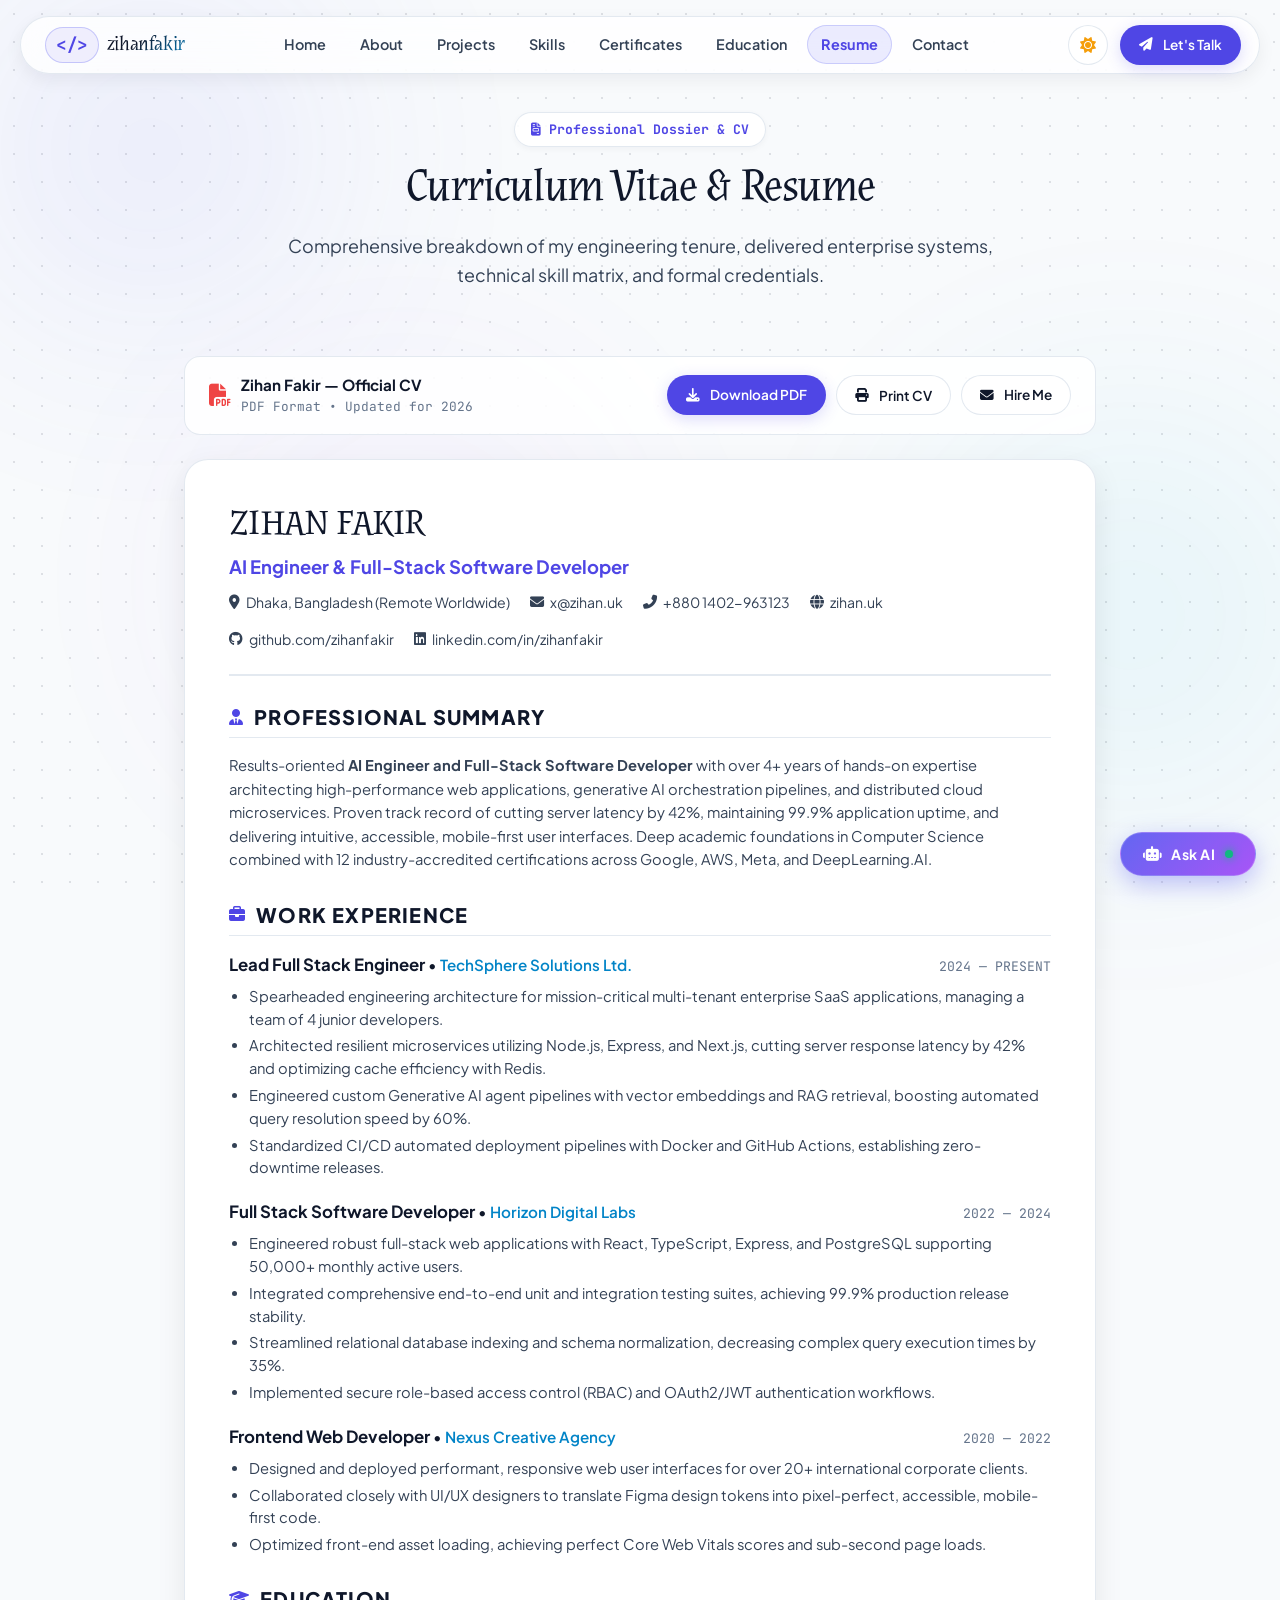
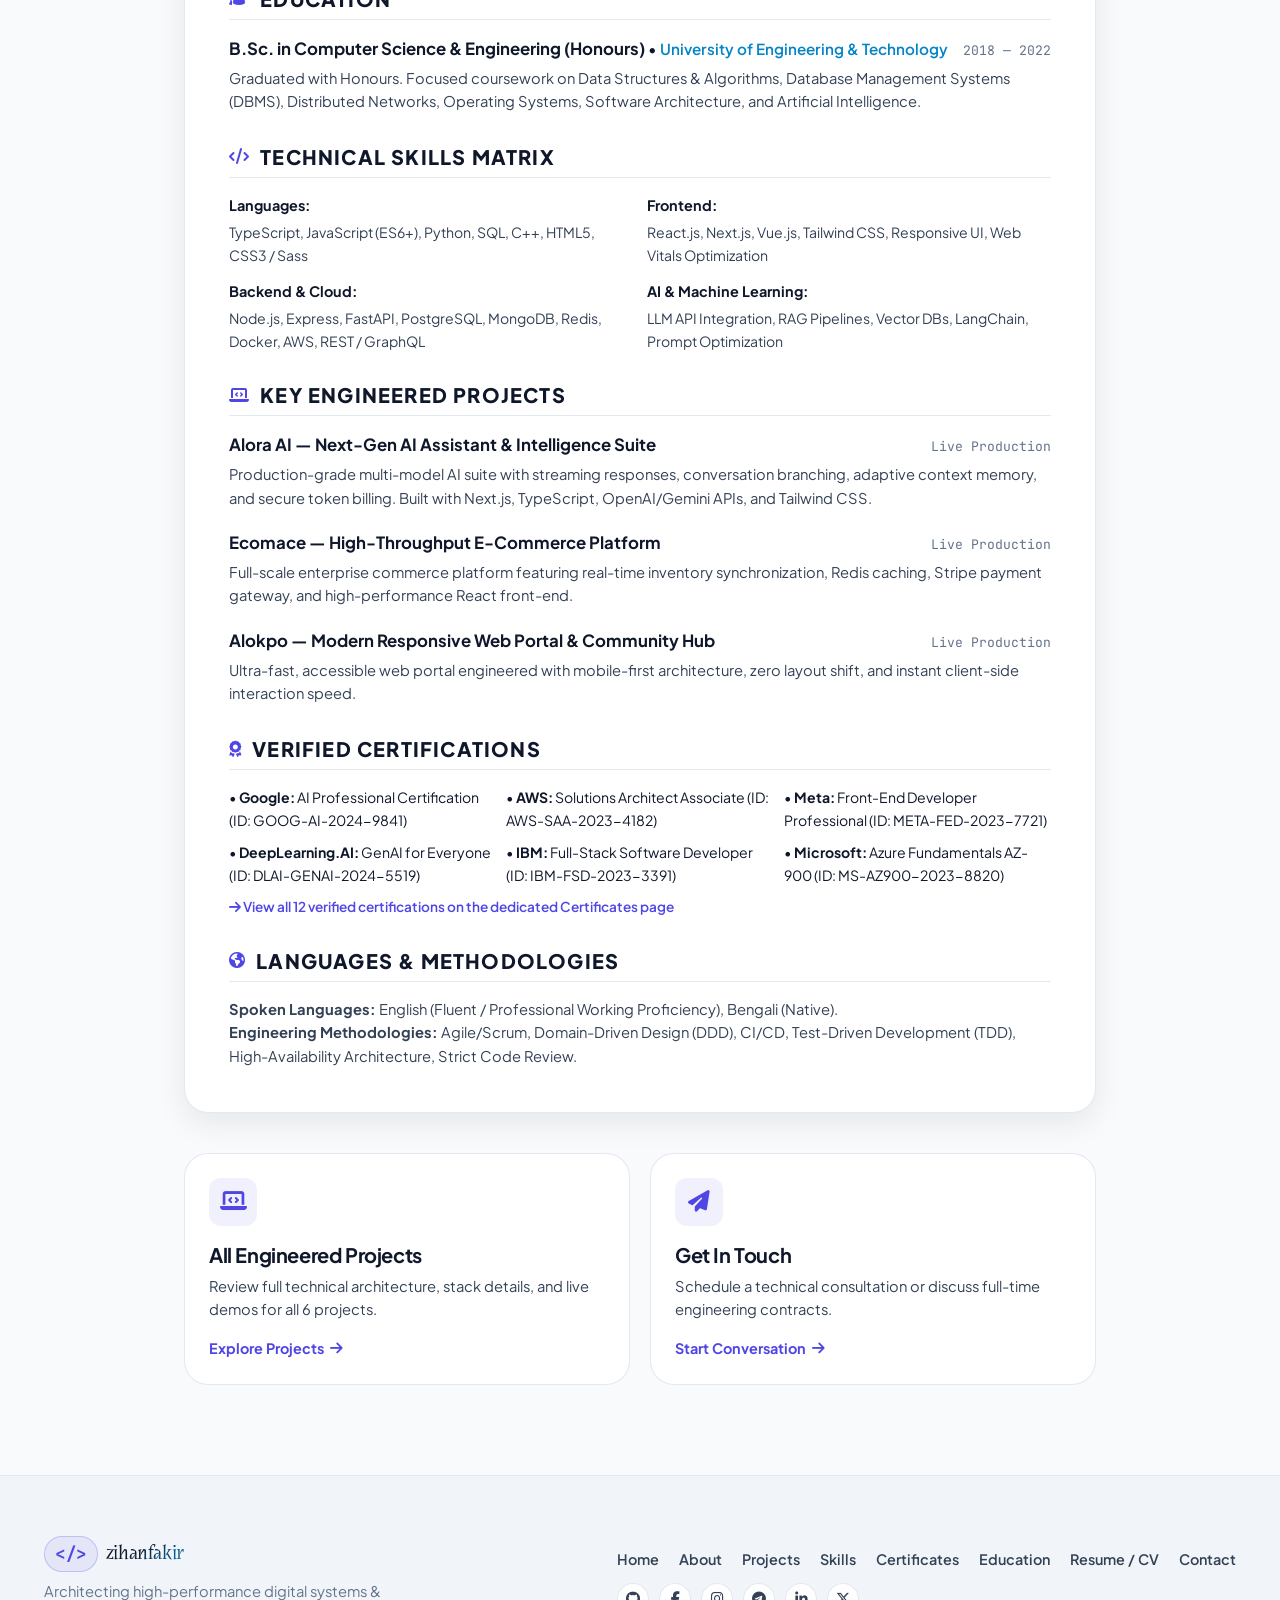
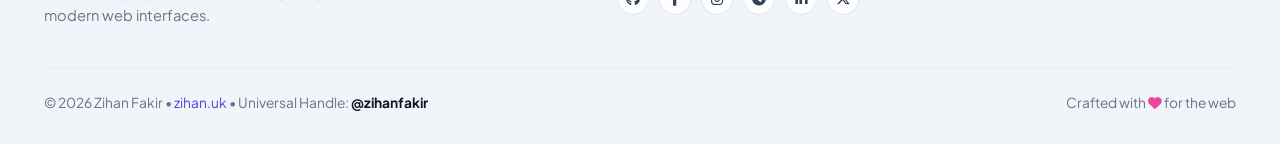
<file: resume.html>
﻿<!DOCTYPE html>
<html lang="en" data-theme="dark">
<head>
  <meta charset="UTF-8">
  <meta name="viewport" content="width=device-width, initial-scale=1.0, viewport-fit=cover">
  <!-- Clean Domain & Fresh URL Controller (Clean https://zihan.uk/resume) -->
  <script>
    (function() {
      try {
        var h = window.location.hostname.toLowerCase();
        var p = window.location.pathname;
        if (h.indexOf('github.io') !== -1) {
          window.location.replace('https://zihan.uk/resume');
          return;
        }
        if (window.history && window.history.replaceState && window.location.protocol.indexOf('http') === 0) {
          if (p.endsWith('.html')) {
            var cleanPath = p.replace(/\.html$/, '');
            window.history.replaceState(null, '', cleanPath + window.location.search + window.location.hash);
          }
        }
      } catch (e) {}
    })();
  </script>

  <title>Resume &amp; Curriculum Vitae | Zihan Fakir - AI Engineer &amp; Full-Stack Developer</title>
  <link rel="canonical" href="https://zihan.uk/resume">
  <meta name="description" content="Official Curriculum Vitae and Resume of Zihan Fakir (@zihanfakir) - AI Engineer & Full-Stack Software Architect. Review work history, technical skills, education, and download PDF.">
  <meta name="keywords" content="Zihan Fakir Resume, Zihan Fakir CV, AI Engineer CV, Full Stack Developer Resume, Software Engineer Resume, Download CV, zihanfakir">
  <meta name="author" content="Zihan Fakir">
  <meta name="robots" content="index, follow">
  
  <!-- Open Graph / Facebook -->
  <meta property="og:type" content="profile">
  <meta property="og:url" content="https://zihan.uk/resume">
  <meta property="og:title" content="Resume & Curriculum Vitae | Zihan Fakir - AI Engineer & Full-Stack Developer">
  <meta property="og:description" content="Official Curriculum Vitae and Resume of Zihan Fakir - AI Engineer & Full-Stack Developer.">
  <meta property="og:image" content="assets/social-preview.jpg">
  
  <!-- Twitter -->
  <meta property="twitter:card" content="summary_large_image">
  <meta property="twitter:url" content="https://zihan.uk/resume">
  <meta name="twitter:title" content="Resume & Curriculum Vitae | Zihan Fakir - AI Engineer & Full-Stack Developer">
  <meta property="twitter:description" content="Official Curriculum Vitae and Resume of Zihan Fakir - AI Engineer & Full-Stack Developer.">
  <meta property="twitter:image" content="assets/social-preview.jpg">

  <!-- Favicon / Branding -->
    <!-- Favicon & App Icons -->
  <link rel="icon" type="image/svg+xml" href="x.svg?v=3">
  <link rel="alternate icon" href="x.svg">
  <link rel="apple-touch-icon" href="assets/z.jpeg">

  <!-- Google Fonts Preconnect -->
  <link rel="preconnect" href="https://fonts.googleapis.com">
  <link rel="preconnect" href="https://fonts.gstatic.com" crossorigin>
  <link href="https://fonts.googleapis.com/css2?family=JetBrains+Mono:wght@400;500;700&family=Plus+Jakarta+Sans:wght@400;500;600;700;800&family=Syne:wght@700;800&display=swap" rel="stylesheet">

  <!-- Font Awesome 6.5.1 -->
  <link rel="stylesheet" href="https://cdnjs.cloudflare.com/ajax/libs/font-awesome/6.5.1/css/all.min.css" integrity="sha512-DTOQO9RWCH3ppGqcWaEA1BIZOC6xxalwEsw9c2QQeAIftl+Vegovlnee1c9QX4TctnWMn13TZye+giMm8e2LwA==" crossorigin="anonymous" referrerpolicy="no-referrer" />

  <!-- Custom Stylesheet -->
  <link rel="stylesheet" href="css/style.css?v=16.6">

  <!-- Instant Theme Persistence Script -->
  <script>
    (function() {
      try {
        var savedTheme = localStorage.getItem('site_theme');
        var systemDark = window.matchMedia && window.matchMedia('(prefers-color-scheme: dark)').matches;
        var theme = savedTheme || (systemDark ? 'dark' : 'light');
        document.documentElement.setAttribute('data-theme', theme);
      } catch (e) {}
    })();
  </script>
</head>
<body>
  <!-- Accessibility Skip Link -->
  <a href="#main-content" class="skip-link">Skip to main content</a>

  <!-- Ambient Dynamic Background Glow Orbs -->
  <div class="bg-ambient-orb orb-1"></div>
  <div class="bg-ambient-orb orb-2"></div>
  <div class="bg-ambient-orb orb-3"></div>
  <div class="bg-tech-grid"></div>

  <!-- =========================================================================
       Site Header / Navigation Bar
       ========================================================================= -->
  <header class="site-header">
    <div class="container nav-container">
      <a href="index.html" class="logo">
        <span class="logo-code-prefix">&lt;/&gt;</span>
        <span class="logo-brand-name">zihanfakir</span>
      </a>

      <!-- Navigation Menu -->
      <nav class="nav-menu" id="nav-menu">
        <a href="index.html" class="nav-link">Home</a>
        <a href="about.html" class="nav-link">About</a>
        <a href="projects.html" class="nav-link">Projects</a>
        <a href="skills.html" class="nav-link">Skills</a>
        <a href="certificates.html" class="nav-link">Certificates</a>
        <a href="education.html" class="nav-link">Education</a>
        <a href="resume.html" class="nav-link active">Resume</a>
        <a href="contact.html" class="nav-link">Contact</a>
        <div class="nav-mobile-cta-wrapper">
          <a href="contact.html" class="btn btn-primary nav-mobile-cta">
            <i class="fas fa-paper-plane" aria-hidden="true"></i> Let's Talk
          </a>
        </div>
      </nav>

      <!-- Header Actions: Theme Toggle & CTA -->
      <div class="nav-actions">
        <button type="button" id="theme-toggle-btn" class="theme-toggle-btn" aria-label="Toggle Light/Dark Theme" title="Toggle Light/Dark Theme">
          <i class="fas fa-sun theme-icon-sun"></i>
          <i class="fas fa-moon theme-icon-moon"></i>
        </button>

        <a href="contact.html" class="btn btn-primary btn-sm nav-desktop-cta">
          <i class="fas fa-paper-plane" aria-hidden="true"></i> Let's Talk
        </a>

        <button class="mobile-toggle" id="mobile-toggle" aria-label="Open Navigation Menu">
          <i class="fas fa-bars"></i>
        </button>
      </div>
    </div>
  </header>

  <!-- =========================================================================
       Main Content
       ========================================================================= -->
  <main id="main-content">
    <!-- Page Hero Banner -->
    <section class="page-hero">
      <div class="container">
        <span class="page-hero-badge">
          <i class="fas fa-file-invoice" aria-hidden="true"></i> Professional Dossier &amp; CV
        </span>
        <h1 class="page-hero-title">Curriculum Vitae &amp; Resume</h1>
        <p class="page-hero-subtitle">
          Comprehensive breakdown of my engineering tenure, delivered enterprise systems, technical skill matrix, and formal credentials.
        </p>
      </div>
    </section>

    <!-- Resume Section -->
    <section class="section" style="padding-top: 10px;">
      <div class="container" style="max-width: 960px;">
        <!-- Resume Action Toolbar -->
        <div class="resume-toolbar">
          <div style="display: flex; align-items: center; gap: 10px;">
            <i class="fas fa-file-pdf" style="color: #ef4444; font-size: 1.4rem;" aria-hidden="true"></i>
            <div>
              <div style="font-weight: 700; color: var(--text-main); font-size: 0.95rem;">Zihan Fakir &mdash; Official CV</div>
              <div style="font-size: 0.8rem; color: var(--text-muted); font-family: var(--font-mono);">PDF Format &bull; Updated for 2026</div>
            </div>
          </div>
          <div style="display: flex; gap: 10px; flex-wrap: wrap;">
            <a href="Zihan%20Fakir%20CV.pdf" target="_blank" rel="noopener noreferrer nofollow" download="Zihan Fakir CV.pdf" class="btn btn-primary btn-sm" title="Download Official PDF">
              <i class="fas fa-download" aria-hidden="true"></i> Download PDF
            </a>
            <button type="button" onclick="window.print()" class="btn btn-secondary btn-sm" title="Print or Save PDF">
              <i class="fas fa-print" aria-hidden="true"></i> Print CV
            </button>
            <a href="contact.html" class="btn btn-secondary btn-sm" title="Contact Zihan">
              <i class="fas fa-envelope" aria-hidden="true"></i> Hire Me
            </a>
          </div>
        </div>

        <!-- Rendered Resume Paper Document -->
        <article class="resume-paper" id="resume-document">
          <!-- Resume Header -->
          <header class="resume-header">
            <div>
              <h2 class="resume-name">ZIHAN FAKIR</h2>
              <div class="resume-role">AI Engineer &amp; Full-Stack Software Developer</div>
              <div class="resume-contact-bar">
                <span class="resume-contact-item"><i class="fas fa-map-marker-alt"></i> Dhaka, Bangladesh (Remote Worldwide)</span>
                <span class="resume-contact-item"><i class="fas fa-envelope"></i> <a href="mailto:x@zihan.uk" style="color: inherit;">x@zihan.uk</a></span>
                <span class="resume-contact-item"><i class="fas fa-phone-alt"></i> <a href="tel:+8801402963123" style="color: inherit;">+880 1402-963123</a></span>
                <span class="resume-contact-item"><i class="fas fa-globe"></i> <a href="https://zihan.uk" class="active-domain-link" style="color: inherit;">zihan.uk</a></span>
                <span class="resume-contact-item"><i class="fab fa-github"></i> <a href="https://github.com/zihanfakir" target="_blank" rel="noopener noreferrer" style="color: inherit;">github.com/zihanfakir</a></span>
                <span class="resume-contact-item"><i class="fab fa-linkedin"></i> <a href="https://linkedin.com/in/zihanfakir" target="_blank" rel="noopener noreferrer" style="color: inherit;">linkedin.com/in/zihanfakir</a></span>
              </div>
            </div>
          </header>

          <!-- 1. Executive Summary -->
          <section class="resume-section">
            <h3 class="resume-section-heading">
              <i class="fas fa-user-tie" style="color: var(--primary); font-size: 1rem;"></i> Professional Summary
            </h3>
            <p class="resume-entry-desc">
              Results-oriented <strong>AI Engineer and Full-Stack Software Developer</strong> with over 4+ years of hands-on expertise architecting high-performance web applications, generative AI orchestration pipelines, and distributed cloud microservices. Proven track record of cutting server latency by 42%, maintaining 99.9% application uptime, and delivering intuitive, accessible, mobile-first user interfaces. Deep academic foundations in Computer Science combined with 12 industry-accredited certifications across Google, AWS, Meta, and DeepLearning.AI.
            </p>
          </section>

          <!-- 2. Work Experience -->
          <section class="resume-section">
            <h3 class="resume-section-heading">
              <i class="fas fa-briefcase" style="color: var(--primary); font-size: 1rem;"></i> Work Experience
            </h3>

            <!-- Role 1 -->
            <div class="resume-entry">
              <div class="resume-entry-header">
                <div>
                  <span class="resume-entry-title">Lead Full Stack Engineer</span> &bull; 
                  <span class="resume-entry-org">TechSphere Solutions Ltd.</span>
                </div>
                <span class="resume-entry-date">2024 &mdash; PRESENT</span>
              </div>
              <ul class="resume-entry-list">
                <li>Spearheaded engineering architecture for mission-critical multi-tenant enterprise SaaS applications, managing a team of 4 junior developers.</li>
                <li>Architected resilient microservices utilizing Node.js, Express, and Next.js, cutting server response latency by 42% and optimizing cache efficiency with Redis.</li>
                <li>Engineered custom Generative AI agent pipelines with vector embeddings and RAG retrieval, boosting automated query resolution speed by 60%.</li>
                <li>Standardized CI/CD automated deployment pipelines with Docker and GitHub Actions, establishing zero-downtime releases.</li>
              </ul>
            </div>

            <!-- Role 2 -->
            <div class="resume-entry">
              <div class="resume-entry-header">
                <div>
                  <span class="resume-entry-title">Full Stack Software Developer</span> &bull; 
                  <span class="resume-entry-org">Horizon Digital Labs</span>
                </div>
                <span class="resume-entry-date">2022 &mdash; 2024</span>
              </div>
              <ul class="resume-entry-list">
                <li>Engineered robust full-stack web applications with React, TypeScript, Express, and PostgreSQL supporting 50,000+ monthly active users.</li>
                <li>Integrated comprehensive end-to-end unit and integration testing suites, achieving 99.9% production release stability.</li>
                <li>Streamlined relational database indexing and schema normalization, decreasing complex query execution times by 35%.</li>
                <li>Implemented secure role-based access control (RBAC) and OAuth2/JWT authentication workflows.</li>
              </ul>
            </div>

            <!-- Role 3 -->
            <div class="resume-entry">
              <div class="resume-entry-header">
                <div>
                  <span class="resume-entry-title">Frontend Web Developer</span> &bull; 
                  <span class="resume-entry-org">Nexus Creative Agency</span>
                </div>
                <span class="resume-entry-date">2020 &mdash; 2022</span>
              </div>
              <ul class="resume-entry-list">
                <li>Designed and deployed performant, responsive web user interfaces for over 20+ international corporate clients.</li>
                <li>Collaborated closely with UI/UX designers to translate Figma design tokens into pixel-perfect, accessible, mobile-first code.</li>
                <li>Optimized front-end asset loading, achieving perfect Core Web Vitals scores and sub-second page loads.</li>
              </ul>
            </div>
          </section>

          <!-- 3. Education -->
          <section class="resume-section">
            <h3 class="resume-section-heading">
              <i class="fas fa-graduation-cap" style="color: var(--primary); font-size: 1rem;"></i> Education
            </h3>
            <div class="resume-entry">
              <div class="resume-entry-header">
                <div>
                  <span class="resume-entry-title">B.Sc. in Computer Science &amp; Engineering (Honours)</span> &bull; 
                  <span class="resume-entry-org">University of Engineering &amp; Technology</span>
                </div>
                <span class="resume-entry-date">2018 &mdash; 2022</span>
              </div>
              <p class="resume-entry-desc" style="margin-top: 4px;">
                Graduated with Honours. Focused coursework on Data Structures &amp; Algorithms, Database Management Systems (DBMS), Distributed Networks, Operating Systems, Software Architecture, and Artificial Intelligence.
              </p>
            </div>
          </section>

          <!-- 4. Core Technical Competencies -->
          <section class="resume-section">
            <h3 class="resume-section-heading">
              <i class="fas fa-code" style="color: var(--primary); font-size: 1rem;"></i> Technical Skills Matrix
            </h3>
            <div style="display: grid; grid-template-columns: repeat(auto-fit, minmax(280px, 1fr)); gap: 14px;">
              <div>
                <div style="font-weight: 700; color: var(--text-main); font-size: 0.9rem; margin-bottom: 4px;">Languages:</div>
                <div style="font-size: 0.88rem; color: var(--text-secondary);">TypeScript, JavaScript (ES6+), Python, SQL, C++, HTML5, CSS3 / Sass</div>
              </div>
              <div>
                <div style="font-weight: 700; color: var(--text-main); font-size: 0.9rem; margin-bottom: 4px;">Frontend:</div>
                <div style="font-size: 0.88rem; color: var(--text-secondary);">React.js, Next.js, Vue.js, Tailwind CSS, Responsive UI, Web Vitals Optimization</div>
              </div>
              <div>
                <div style="font-weight: 700; color: var(--text-main); font-size: 0.9rem; margin-bottom: 4px;">Backend &amp; Cloud:</div>
                <div style="font-size: 0.88rem; color: var(--text-secondary);">Node.js, Express, FastAPI, PostgreSQL, MongoDB, Redis, Docker, AWS, REST / GraphQL</div>
              </div>
              <div>
                <div style="font-weight: 700; color: var(--text-main); font-size: 0.9rem; margin-bottom: 4px;">AI &amp; Machine Learning:</div>
                <div style="font-size: 0.88rem; color: var(--text-secondary);">LLM API Integration, RAG Pipelines, Vector DBs, LangChain, Prompt Optimization</div>
              </div>
            </div>
          </section>

          <!-- 5. Key Engineered Projects -->
          <section class="resume-section">
            <h3 class="resume-section-heading">
              <i class="fas fa-laptop-code" style="color: var(--primary); font-size: 1rem;"></i> Key Engineered Projects
            </h3>

            <div class="resume-entry">
              <div class="resume-entry-header">
                <div>
                  <span class="resume-entry-title">Alora AI &mdash; Next-Gen AI Assistant &amp; Intelligence Suite</span>
                </div>
                <span class="resume-entry-date">Live Production</span>
              </div>
              <p class="resume-entry-desc">
                Production-grade multi-model AI suite with streaming responses, conversation branching, adaptive context memory, and secure token billing. Built with Next.js, TypeScript, OpenAI/Gemini APIs, and Tailwind CSS.
              </p>
            </div>

            <div class="resume-entry">
              <div class="resume-entry-header">
                <div>
                  <span class="resume-entry-title">Ecomace &mdash; High-Throughput E-Commerce Platform</span>
                </div>
                <span class="resume-entry-date">Live Production</span>
              </div>
              <p class="resume-entry-desc">
                Full-scale enterprise commerce platform featuring real-time inventory synchronization, Redis caching, Stripe payment gateway, and high-performance React front-end.
              </p>
            </div>

            <div class="resume-entry">
              <div class="resume-entry-header">
                <div>
                  <span class="resume-entry-title">Alokpo &mdash; Modern Responsive Web Portal &amp; Community Hub</span>
                </div>
                <span class="resume-entry-date">Live Production</span>
              </div>
              <p class="resume-entry-desc">
                Ultra-fast, accessible web portal engineered with mobile-first architecture, zero layout shift, and instant client-side interaction speed.
              </p>
            </div>
          </section>

          <!-- 6. Verified Certifications Highlight -->
          <section class="resume-section">
            <h3 class="resume-section-heading">
              <i class="fas fa-award" style="color: var(--primary); font-size: 1rem;"></i> Verified Certifications
            </h3>
            <div style="display: grid; grid-template-columns: repeat(auto-fit, minmax(260px, 1fr)); gap: 10px; font-size: 0.88rem;">
              <div>&bull; <strong>Google:</strong> AI Professional Certification (ID: GOOG-AI-2024-9841)</div>
              <div>&bull; <strong>AWS:</strong> Solutions Architect Associate (ID: AWS-SAA-2023-4182)</div>
              <div>&bull; <strong>Meta:</strong> Front-End Developer Professional (ID: META-FED-2023-7721)</div>
              <div>&bull; <strong>DeepLearning.AI:</strong> GenAI for Everyone (ID: DLAI-GENAI-2024-5519)</div>
              <div>&bull; <strong>IBM:</strong> Full-Stack Software Developer (ID: IBM-FSD-2023-3391)</div>
              <div>&bull; <strong>Microsoft:</strong> Azure Fundamentals AZ-900 (ID: MS-AZ900-2023-8820)</div>
            </div>
            <div style="margin-top: 10px; font-size: 0.85rem;">
              <a href="certificates.html" style="color: var(--primary); font-weight: 600;">
                <i class="fas fa-arrow-right"></i> View all 12 verified certifications on the dedicated Certificates page
              </a>
            </div>
          </section>

          <!-- 7. Languages & Soft Competencies -->
          <section class="resume-section">
            <h3 class="resume-section-heading">
              <i class="fas fa-globe-americas" style="color: var(--primary); font-size: 1rem;"></i> Languages &amp; Methodologies
            </h3>
            <p class="resume-entry-desc">
              <strong>Spoken Languages:</strong> English (Fluent / Professional Working Proficiency), Bengali (Native).<br>
              <strong>Engineering Methodologies:</strong> Agile/Scrum, Domain-Driven Design (DDD), CI/CD, Test-Driven Development (TDD), High-Availability Architecture, Strict Code Review.
            </p>
          </section>
        </article>

        <!-- Gateway Navigation -->
        <div style="margin-top: 40px;">
          <div class="gateway-grid">
            <a href="projects.html" class="gateway-card">
              <div class="gateway-icon-box">
                <i class="fas fa-laptop-code"></i>
              </div>
              <h4 class="gateway-title">All Engineered Projects</h4>
              <p class="gateway-desc">Review full technical architecture, stack details, and live demos for all 6 projects.</p>
              <div class="gateway-link-text">
                <span>Explore Projects</span>
                <i class="fas fa-arrow-right"></i>
              </div>
            </a>

            <a href="contact.html" class="gateway-card">
              <div class="gateway-icon-box">
                <i class="fas fa-paper-plane"></i>
              </div>
              <h4 class="gateway-title">Get In Touch</h4>
              <p class="gateway-desc">Schedule a technical consultation or discuss full-time engineering contracts.</p>
              <div class="gateway-link-text">
                <span>Start Conversation</span>
                <i class="fas fa-arrow-right"></i>
              </div>
            </a>
          </div>
        </div>
      </div>
    </section>
  </main>

  <!-- =========================================================================
       Site Footer
       ========================================================================= -->
  <footer class="site-footer">
    <div class="container">
      <div class="footer-content">
        <div class="footer-brand">
          <a href="index.html" class="logo">
            <span class="logo-code-prefix">&lt;/&gt;</span>
            <span class="logo-brand-name">zihanfakir</span>
          </a>
          <p>Architecting high-performance digital systems &amp; modern web interfaces.</p>
        </div>

        <div style="display: flex; flex-direction: column; gap: 12px;">
          <div class="footer-links">
            <a href="index.html" class="footer-link">Home</a>
            <a href="about.html" class="footer-link">About</a>
            <a href="projects.html" class="footer-link">Projects</a>
            <a href="skills.html" class="footer-link">Skills</a>
            <a href="certificates.html" class="footer-link">Certificates</a>
            <a href="education.html" class="footer-link">Education</a>
            <a href="resume.html" class="footer-link active">Resume / CV</a>
            <a href="contact.html" class="footer-link">Contact</a>
          </div>
          <div class="hero-socials" style="gap: 10px;">
            <a href="https://github.com/zihanfakir" target="_blank" rel="noopener noreferrer" class="social-link" style="width: 32px; height: 32px; font-size: 0.9rem;" title="GitHub (@zihanfakir)" aria-label="GitHub profile of Zihan Fakir">
              <i class="fab fa-github" aria-hidden="true"></i>
            </a>
            <a href="https://facebook.com/zihanfakir" target="_blank" rel="noopener noreferrer" class="social-link" style="width: 32px; height: 32px; font-size: 0.9rem;" title="Facebook (@zihanfakir)" aria-label="Facebook profile of Zihan Fakir">
              <i class="fab fa-facebook-f" aria-hidden="true"></i>
            </a>
            <a href="https://instagram.com/zihanfakir" target="_blank" rel="noopener noreferrer" class="social-link" style="width: 32px; height: 32px; font-size: 0.9rem;" title="Instagram (@zihanfakir)" aria-label="Instagram profile of Zihan Fakir">
              <i class="fab fa-instagram" aria-hidden="true"></i>
            </a>
            <a href="https://t.me/zihanfakir" target="_blank" rel="noopener noreferrer" class="social-link" style="width: 32px; height: 32px; font-size: 0.9rem;" title="Telegram (@zihanfakir)" aria-label="Telegram profile of Zihan Fakir">
              <i class="fab fa-telegram" aria-hidden="true"></i>
            </a>
            <a href="https://linkedin.com/in/zihanfakir" target="_blank" rel="noopener noreferrer" class="social-link" style="width: 32px; height: 32px; font-size: 0.9rem;" title="LinkedIn (@zihanfakir)" aria-label="LinkedIn profile of Zihan Fakir">
              <i class="fab fa-linkedin-in" aria-hidden="true"></i>
            </a>
            <a href="https://x.com/zihanfakir" target="_blank" rel="noopener noreferrer" class="social-link" style="width: 32px; height: 32px; font-size: 0.9rem;" title="Twitter / X (@zihanfakir)" aria-label="Twitter X profile of Zihan Fakir">
              <i class="fab fa-x-twitter" aria-hidden="true"></i>
            </a>
          </div>
        </div>
      </div>

      <div class="footer-bottom">
        <div>
          &copy; <span id="current-year">2026</span> Zihan Fakir &bull; <a href="https://zihan.uk" class="footer-active-domain active-domain-link" style="color: var(--primary);">zihan.uk</a> &bull; Universal Handle: <strong style="color: var(--text-main);">@zihanfakir</strong>
        </div>
        <div>
          <span>Crafted with <i class="fas fa-heart" style="color: #ec4899;" aria-hidden="true"></i> for the web</span>
        </div>
      </div>
    </div>
  </footer>

  <!-- Floating Back to Top Button -->
  <button type="button" id="back-to-top" class="back-to-top" aria-label="Scroll to top" title="Scroll to top">
    <i class="fas fa-arrow-up" aria-hidden="true"></i>
  </button>

  <!-- Floating AI Assistant Launcher Button -->
  <button type="button" id="ai-chat-btn" class="ai-assistant-btn" aria-label="Open AI Assistant" title="Chat with Zihan's AI Assistant">
    <i class="fas fa-robot" aria-hidden="true"></i>
    <span class="ai-btn-label">Ask AI</span>
    <span class="ai-badge-pulse"></span>
  </button>

  <!-- Interactive AI Assistant Chat Window -->
  <div id="ai-chat-window" class="ai-chat-window" role="dialog" aria-modal="false" aria-labelledby="ai-chat-title">
    <div class="ai-chat-header">
      <div class="ai-header-title" id="ai-chat-title">
        <i class="fas fa-robot" style="color: var(--primary);" aria-hidden="true"></i>
        <span>Zihan's AI Assistant</span>
        <span class="ai-badge-pulse" title="Online"></span>
      </div>
      <button type="button" id="ai-chat-close" class="ai-header-close" aria-label="Close AI Assistant">
        <i class="fas fa-times" aria-hidden="true"></i>
      </button>
    </div>
    <div id="ai-chat-messages" class="ai-chat-messages">
      <div class="ai-msg ai-msg-bot">
        <i class="fas fa-robot" style="color: var(--primary); margin-right: 6px;" aria-hidden="true"></i> Hi! I'm Zihan Fakir's AI portfolio assistant. Ask me anything about Zihan's work experience, engineering skills, projects, or how to download his official CV!
      </div>
    </div>
    <div class="ai-quick-prompts">
      <button type="button" class="ai-chip" data-query="cv"><i class="fas fa-file-pdf" style="color: #ef4444;" aria-hidden="true"></i> Download CV</button>
      <button type="button" class="ai-chip" data-query="experience"><i class="fas fa-briefcase" style="color: #6366f1;" aria-hidden="true"></i> Work History</button>
      <button type="button" class="ai-chip" data-query="skills"><i class="fas fa-brain" style="color: #a855f7;" aria-hidden="true"></i> Skill Matrix</button>
      <button type="button" class="ai-chip" data-query="projects"><i class="fas fa-folder-open" style="color: #06b6d4;" aria-hidden="true"></i> Projects</button>
      <button type="button" class="ai-chip" data-query="certificates"><i class="fas fa-award" style="color: #fbbf24;" aria-hidden="true"></i> Certifications</button>
      <button type="button" class="ai-chip" data-query="contact"><i class="fas fa-envelope" style="color: #10b981;" aria-hidden="true"></i> Hire Zihan</button>
    </div>
    <form id="ai-chat-form" class="ai-chat-input-area">
      <input type="text" id="ai-chat-input" class="ai-chat-input" placeholder="Ask about Zihan's experience or resume..." autocomplete="off" aria-label="Ask Zihan's AI Assistant a question">
      <button type="submit" class="ai-chat-send" aria-label="Send query">
        <i class="fas fa-paper-plane" aria-hidden="true"></i>
      </button>
    </form>
  </div>

  <!-- Toast Notification Container -->
  <div id="toast-container" class="toast-container"></div>

  <!-- Main JavaScript File -->
  <script src="js/main.js?v=16.6"></script>
</body>
</html>
</file>
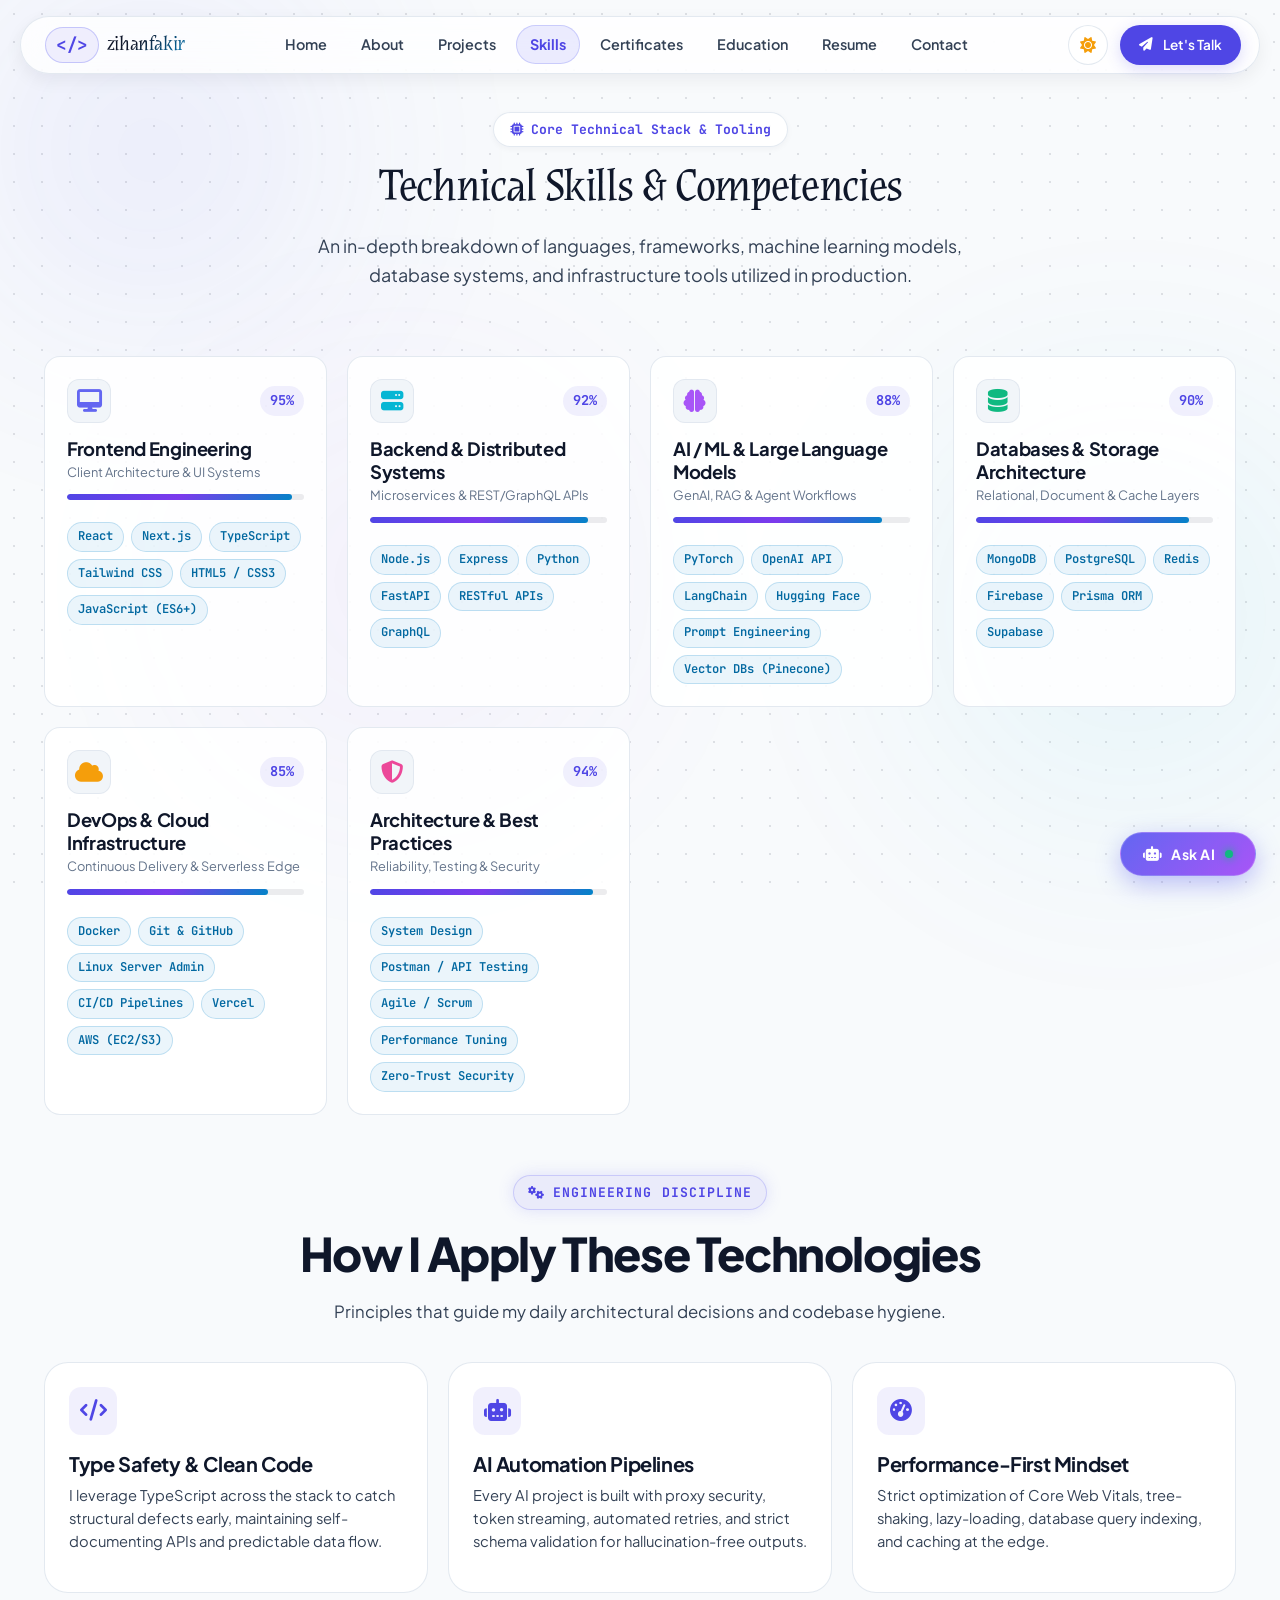
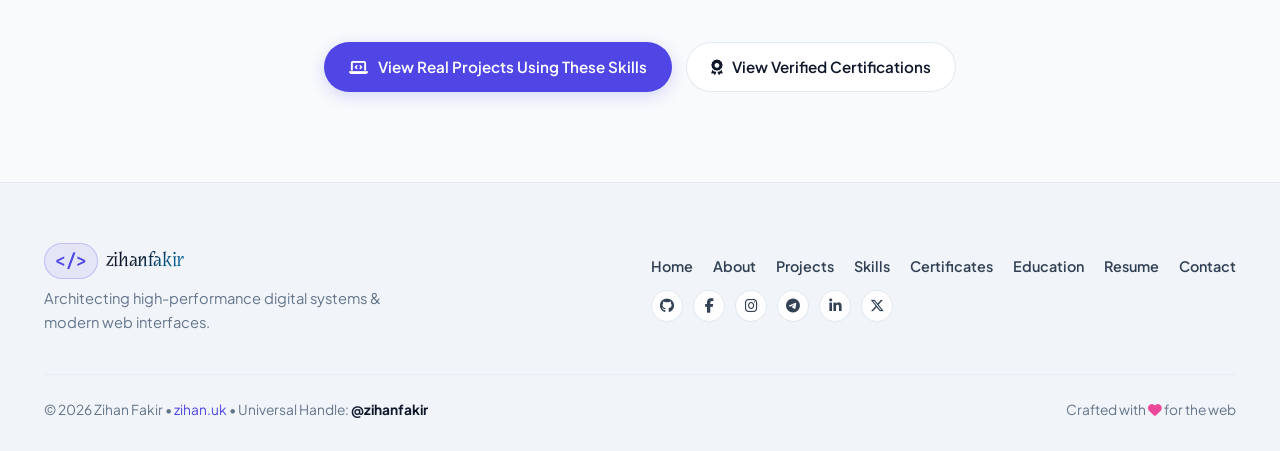
<file: skills.html>
﻿<!DOCTYPE html>
<html lang="en" data-theme="dark">
<head>
  <meta charset="UTF-8">
  <meta name="viewport" content="width=device-width, initial-scale=1.0, viewport-fit=cover">
  <!-- Clean Domain & Fresh URL Controller (Clean https://zihan.uk/skills) -->
  <script>
    (function() {
      try {
        var h = window.location.hostname.toLowerCase();
        var p = window.location.pathname;
        if (h.indexOf('github.io') !== -1) {
          window.location.replace('https://zihan.uk/skills');
          return;
        }
        if (window.history && window.history.replaceState && window.location.protocol.indexOf('http') === 0) {
          if (p.endsWith('.html')) {
            var cleanPath = p.replace(/\.html$/, '');
            window.history.replaceState(null, '', cleanPath + window.location.search + window.location.hash);
          }
        }
      } catch (e) {}
    })();
  </script>

  <title>Skills &amp; Technical Stack | Zihan Fakir</title>
  <link rel="canonical" href="https://zihan.uk/skills">
  <meta name="description" content="Detailed overview of technical skills, AI engineering tools, full-stack frameworks, databases, and DevOps competencies of Zihan Fakir (@zihanfakir).">
  <meta name="keywords" content="Zihan Fakir Skills, AI Stack, Python, React, Next.js, Node.js, PyTorch, LangChain, PostgreSQL, Docker, AWS, zihanfakir">
  <meta name="author" content="Zihan Fakir">
  <meta name="robots" content="index, follow">
  
  <!-- Open Graph / Facebook -->
  <meta property="og:type" content="website">
  <meta property="og:url" content="https://zihan.uk/skills">
  <meta property="og:title" content="Skills & Technical Stack | Zihan Fakir">
  <meta property="og:description" content="Detailed overview of technical skills, AI engineering tools, full-stack frameworks, and cloud competencies of Zihan Fakir.">
  <meta property="og:image" content="assets/social-preview.jpg">
  
  <!-- Twitter -->
  <meta property="twitter:card" content="summary_large_image">
  <meta property="twitter:url" content="https://zihan.uk/skills">
  <meta name="twitter:title" content="Skills & Technical Stack | Zihan Fakir">
  <meta property="twitter:description" content="Detailed overview of technical skills, AI engineering tools, full-stack frameworks, and cloud competencies of Zihan Fakir.">
  <meta property="twitter:image" content="assets/social-preview.jpg">

  <!-- Favicon / Branding -->
    <!-- Favicon & App Icons -->
  <link rel="icon" type="image/svg+xml" href="x.svg?v=3">
  <link rel="alternate icon" href="x.svg">
  <link rel="apple-touch-icon" href="assets/z.jpeg">

  <!-- Google Fonts Preconnect -->
  <link rel="preconnect" href="https://fonts.googleapis.com">
  <link rel="preconnect" href="https://fonts.gstatic.com" crossorigin>
  <link href="https://fonts.googleapis.com/css2?family=JetBrains+Mono:wght@400;500;700&family=Plus+Jakarta+Sans:wght@400;500;600;700;800&family=Syne:wght@700;800&display=swap" rel="stylesheet">

  <!-- Font Awesome 6.5.1 -->
  <link rel="stylesheet" href="https://cdnjs.cloudflare.com/ajax/libs/font-awesome/6.5.1/css/all.min.css" integrity="sha512-DTOQO9RWCH3ppGqcWaEA1BIZOC6xxalwEsw9c2QQeAIftl+Vegovlnee1c9QX4TctnWMn13TZye+giMm8e2LwA==" crossorigin="anonymous" referrerpolicy="no-referrer" />

  <!-- Custom Stylesheet -->
  <link rel="stylesheet" href="css/style.css?v=16.6">

  <!-- Instant Theme Persistence Script -->
  <script>
    (function() {
      try {
        var savedTheme = localStorage.getItem('site_theme');
        var systemDark = window.matchMedia && window.matchMedia('(prefers-color-scheme: dark)').matches;
        var theme = savedTheme || (systemDark ? 'dark' : 'light');
        document.documentElement.setAttribute('data-theme', theme);
      } catch (e) {}
    })();
  </script>
</head>
<body>
  <!-- Accessibility Skip Link -->
  <a href="#main-content" class="skip-link">Skip to main content</a>

  <!-- Ambient Dynamic Background Glow Orbs -->
  <div class="bg-ambient-orb orb-1"></div>
  <div class="bg-ambient-orb orb-2"></div>
  <div class="bg-ambient-orb orb-3"></div>
  <div class="bg-tech-grid"></div>

  <!-- =========================================================================
       Site Header / Navigation Bar
       ========================================================================= -->
  <header class="site-header">
    <div class="container nav-container">
      <a href="index.html" class="logo">
        <span class="logo-code-prefix">&lt;/&gt;</span>
        <span class="logo-brand-name">zihanfakir</span>
      </a>

      <!-- Navigation Menu -->
      <nav class="nav-menu" id="nav-menu">
        <a href="index.html" class="nav-link">Home</a>
        <a href="about.html" class="nav-link">About</a>
        <a href="projects.html" class="nav-link">Projects</a>
        <a href="skills.html" class="nav-link active">Skills</a>
        <a href="certificates.html" class="nav-link">Certificates</a>
        <a href="education.html" class="nav-link">Education</a>
        <a href="resume.html" class="nav-link">Resume</a>
        <a href="contact.html" class="nav-link">Contact</a>
        <div class="nav-mobile-cta-wrapper">
          <a href="contact.html" class="btn btn-primary nav-mobile-cta">
            <i class="fas fa-paper-plane" aria-hidden="true"></i> Let's Talk
          </a>
        </div>
      </nav>

      <!-- Header Actions: Theme Toggle & CTA -->
      <div class="nav-actions">
        <button type="button" id="theme-toggle-btn" class="theme-toggle-btn" aria-label="Toggle Light/Dark Theme" title="Toggle Light/Dark Theme">
          <i class="fas fa-sun theme-icon-sun"></i>
          <i class="fas fa-moon theme-icon-moon"></i>
        </button>

        <a href="contact.html" class="btn btn-primary btn-sm nav-desktop-cta">
          <i class="fas fa-paper-plane" aria-hidden="true"></i> Let's Talk
        </a>

        <button class="mobile-toggle" id="mobile-toggle" aria-label="Open Navigation Menu">
          <i class="fas fa-bars"></i>
        </button>
      </div>
    </div>
  </header>

  <!-- =========================================================================
       Main Content
       ========================================================================= -->
  <main id="main-content">
    <!-- Page Hero Banner -->
    <section class="page-hero">
      <div class="container">
        <span class="page-hero-badge">
          <i class="fas fa-microchip" aria-hidden="true"></i> Core Technical Stack &amp; Tooling
        </span>
        <h1 class="page-hero-title">Technical Skills &amp; Competencies</h1>
        <p class="page-hero-subtitle">
          An in-depth breakdown of languages, frameworks, machine learning models, database systems, and infrastructure tools utilized in production.
        </p>
      </div>
    </section>

    <!-- Skills Section -->
    <section class="section" style="padding-top: 10px;">
      <div class="container">
        <!-- Skills Grid -->
        <div class="skills-grid">
          <!-- Skill Card 1: Frontend Engineering -->
          <div class="skill-card">
            <div class="skill-card-top">
              <div class="skill-icon-wrapper">
                <i class="fas fa-desktop skill-icon" style="color: #6366f1;" aria-hidden="true"></i>
              </div>
              <span class="skill-percentage-badge">95%</span>
            </div>
            <div class="skill-content">
              <h2 class="skill-title" style="font-size: 1.15rem; margin-bottom: 2px;">Frontend Engineering</h2>
              <div class="skill-subtitle">Client Architecture &amp; UI Systems</div>
              <div class="skill-progress-bar" role="progressbar" aria-valuenow="95" aria-valuemin="0" aria-valuemax="100">
                <div class="skill-progress-fill" data-percentage="95%" style="width: 95%;"></div>
              </div>
              <div class="skill-tags">
                <span class="skill-tag">React</span>
                <span class="skill-tag">Next.js</span>
                <span class="skill-tag">TypeScript</span>
                <span class="skill-tag">Tailwind CSS</span>
                <span class="skill-tag">HTML5 / CSS3</span>
                <span class="skill-tag">JavaScript (ES6+)</span>
              </div>
            </div>
          </div>

          <!-- Skill Card 2: Backend & Distributed Systems -->
          <div class="skill-card">
            <div class="skill-card-top">
              <div class="skill-icon-wrapper">
                <i class="fas fa-server skill-icon" style="color: #06b6d4;" aria-hidden="true"></i>
              </div>
              <span class="skill-percentage-badge">92%</span>
            </div>
            <div class="skill-content">
              <h2 class="skill-title" style="font-size: 1.15rem; margin-bottom: 2px;">Backend &amp; Distributed Systems</h2>
              <div class="skill-subtitle">Microservices &amp; REST/GraphQL APIs</div>
              <div class="skill-progress-bar" role="progressbar" aria-valuenow="92" aria-valuemin="0" aria-valuemax="100">
                <div class="skill-progress-fill" data-percentage="92%" style="width: 92%;"></div>
              </div>
              <div class="skill-tags">
                <span class="skill-tag">Node.js</span>
                <span class="skill-tag">Express</span>
                <span class="skill-tag">Python</span>
                <span class="skill-tag">FastAPI</span>
                <span class="skill-tag">RESTful APIs</span>
                <span class="skill-tag">GraphQL</span>
              </div>
            </div>
          </div>

          <!-- Skill Card 3: AI / Machine Learning & LLMs -->
          <div class="skill-card">
            <div class="skill-card-top">
              <div class="skill-icon-wrapper">
                <i class="fas fa-brain skill-icon" style="color: #a855f7;" aria-hidden="true"></i>
              </div>
              <span class="skill-percentage-badge">88%</span>
            </div>
            <div class="skill-content">
              <h2 class="skill-title" style="font-size: 1.15rem; margin-bottom: 2px;">AI / ML &amp; Large Language Models</h2>
              <div class="skill-subtitle">GenAI, RAG &amp; Agent Workflows</div>
              <div class="skill-progress-bar" role="progressbar" aria-valuenow="88" aria-valuemin="0" aria-valuemax="100">
                <div class="skill-progress-fill" data-percentage="88%" style="width: 88%;"></div>
              </div>
              <div class="skill-tags">
                <span class="skill-tag">PyTorch</span>
                <span class="skill-tag">OpenAI API</span>
                <span class="skill-tag">LangChain</span>
                <span class="skill-tag">Hugging Face</span>
                <span class="skill-tag">Prompt Engineering</span>
                <span class="skill-tag">Vector DBs (Pinecone)</span>
              </div>
            </div>
          </div>

          <!-- Skill Card 4: Databases & Storage Architecture -->
          <div class="skill-card">
            <div class="skill-card-top">
              <div class="skill-icon-wrapper">
                <i class="fas fa-database skill-icon" style="color: #10b981;" aria-hidden="true"></i>
              </div>
              <span class="skill-percentage-badge">90%</span>
            </div>
            <div class="skill-content">
              <h2 class="skill-title" style="font-size: 1.15rem; margin-bottom: 2px;">Databases &amp; Storage Architecture</h2>
              <div class="skill-subtitle">Relational, Document &amp; Cache Layers</div>
              <div class="skill-progress-bar" role="progressbar" aria-valuenow="90" aria-valuemin="0" aria-valuemax="100">
                <div class="skill-progress-fill" data-percentage="90%" style="width: 90%;"></div>
              </div>
              <div class="skill-tags">
                <span class="skill-tag">MongoDB</span>
                <span class="skill-tag">PostgreSQL</span>
                <span class="skill-tag">Redis</span>
                <span class="skill-tag">Firebase</span>
                <span class="skill-tag">Prisma ORM</span>
                <span class="skill-tag">Supabase</span>
              </div>
            </div>
          </div>

          <!-- Skill Card 5: DevOps & Cloud Infrastructure -->
          <div class="skill-card">
            <div class="skill-card-top">
              <div class="skill-icon-wrapper">
                <i class="fas fa-cloud skill-icon" style="color: #f59e0b;" aria-hidden="true"></i>
              </div>
              <span class="skill-percentage-badge">85%</span>
            </div>
            <div class="skill-content">
              <h2 class="skill-title" style="font-size: 1.15rem; margin-bottom: 2px;">DevOps &amp; Cloud Infrastructure</h2>
              <div class="skill-subtitle">Continuous Delivery &amp; Serverless Edge</div>
              <div class="skill-progress-bar" role="progressbar" aria-valuenow="85" aria-valuemin="0" aria-valuemax="100">
                <div class="skill-progress-fill" data-percentage="85%" style="width: 85%;"></div>
              </div>
              <div class="skill-tags">
                <span class="skill-tag">Docker</span>
                <span class="skill-tag">Git &amp; GitHub</span>
                <span class="skill-tag">Linux Server Admin</span>
                <span class="skill-tag">CI/CD Pipelines</span>
                <span class="skill-tag">Vercel</span>
                <span class="skill-tag">AWS (EC2/S3)</span>
              </div>
            </div>
          </div>

          <!-- Skill Card 6: Architecture, Security & Best Practices -->
          <div class="skill-card">
            <div class="skill-card-top">
              <div class="skill-icon-wrapper">
                <i class="fas fa-shield-alt skill-icon" style="color: #ec4899;" aria-hidden="true"></i>
              </div>
              <span class="skill-percentage-badge">94%</span>
            </div>
            <div class="skill-content">
              <h2 class="skill-title" style="font-size: 1.15rem; margin-bottom: 2px;">Architecture &amp; Best Practices</h2>
              <div class="skill-subtitle">Reliability, Testing &amp; Security</div>
              <div class="skill-progress-bar" role="progressbar" aria-valuenow="94" aria-valuemin="0" aria-valuemax="100">
                <div class="skill-progress-fill" data-percentage="94%" style="width: 94%;"></div>
              </div>
              <div class="skill-tags">
                <span class="skill-tag">System Design</span>
                <span class="skill-tag">Postman / API Testing</span>
                <span class="skill-tag">Agile / Scrum</span>
                <span class="skill-tag">Performance Tuning</span>
                <span class="skill-tag">Zero-Trust Security</span>
              </div>
            </div>
          </div>
        </div>

        <!-- Engineering Standards Section -->
        <div style="margin-top: 60px;">
          <div class="section-header" style="text-align: center; margin-bottom: 30px;">
            <span class="section-tag"><i class="fas fa-cogs" aria-hidden="true"></i> Engineering Discipline</span>
            <h2 class="section-title">How I Apply These Technologies</h2>
            <p class="section-desc">Principles that guide my daily architectural decisions and codebase hygiene.</p>
          </div>

          <div class="gateway-grid">
            <div class="gateway-card">
              <div>
                <div class="gateway-icon-box"><i class="fas fa-code" aria-hidden="true"></i></div>
                <h3 class="gateway-title">Type Safety &amp; Clean Code</h3>
                <p class="gateway-desc">I leverage TypeScript across the stack to catch structural defects early, maintaining self-documenting APIs and predictable data flow.</p>
              </div>
            </div>

            <div class="gateway-card">
              <div>
                <div class="gateway-icon-box"><i class="fas fa-robot" aria-hidden="true"></i></div>
                <h3 class="gateway-title">AI Automation Pipelines</h3>
                <p class="gateway-desc">Every AI project is built with proxy security, token streaming, automated retries, and strict schema validation for hallucination-free outputs.</p>
              </div>
            </div>

            <div class="gateway-card">
              <div>
                <div class="gateway-icon-box"><i class="fas fa-tachometer-alt" aria-hidden="true"></i></div>
                <h3 class="gateway-title">Performance-First Mindset</h3>
                <p class="gateway-desc">Strict optimization of Core Web Vitals, tree-shaking, lazy-loading, database query indexing, and caching at the edge.</p>
              </div>
            </div>
          </div>

          <!-- Section Navigation Buttons -->
          <div class="section-view-all-cta" style="margin-top: 48px;">
            <a href="projects.html" class="btn btn-primary">
              <i class="fas fa-laptop-code" aria-hidden="true"></i> View Real Projects Using These Skills
            </a>
            <a href="certificates.html" class="btn btn-secondary">
              <i class="fas fa-award" aria-hidden="true"></i> View Verified Certifications
            </a>
          </div>
        </div>
      </div>
    </section>
  </main>

  <!-- =========================================================================
       Site Footer
       ========================================================================= -->
  <footer class="site-footer">
    <div class="container">
      <div class="footer-content">
        <div class="footer-brand">
          <a href="index.html" class="logo">
            <span class="logo-code-prefix">&lt;/&gt;</span>
            <span class="logo-brand-name">zihanfakir</span>
          </a>
          <p>Architecting high-performance digital systems &amp; modern web interfaces.</p>
        </div>

        <div style="display: flex; flex-direction: column; gap: 12px;">
          <div class="footer-links">
            <a href="index.html" class="footer-link">Home</a>
            <a href="about.html" class="footer-link">About</a>
            <a href="projects.html" class="footer-link">Projects</a>
            <a href="skills.html" class="footer-link">Skills</a>
            <a href="certificates.html" class="footer-link">Certificates</a>
            <a href="education.html" class="footer-link">Education</a>
            <a href="resume.html" class="footer-link">Resume</a>
            <a href="contact.html" class="footer-link">Contact</a>
          </div>
          <div class="hero-socials" style="gap: 10px;">
            <a href="https://github.com/zihanfakir" target="_blank" rel="noopener noreferrer" class="social-link" style="width: 32px; height: 32px; font-size: 0.9rem;" title="GitHub (@zihanfakir)" aria-label="GitHub profile of Zihan Fakir">
              <i class="fab fa-github" aria-hidden="true"></i>
            </a>
            <a href="https://facebook.com/zihanfakir" target="_blank" rel="noopener noreferrer" class="social-link" style="width: 32px; height: 32px; font-size: 0.9rem;" title="Facebook (@zihanfakir)" aria-label="Facebook profile of Zihan Fakir">
              <i class="fab fa-facebook-f" aria-hidden="true"></i>
            </a>
            <a href="https://instagram.com/zihanfakir" target="_blank" rel="noopener noreferrer" class="social-link" style="width: 32px; height: 32px; font-size: 0.9rem;" title="Instagram (@zihanfakir)" aria-label="Instagram profile of Zihan Fakir">
              <i class="fab fa-instagram" aria-hidden="true"></i>
            </a>
            <a href="https://t.me/zihanfakir" target="_blank" rel="noopener noreferrer" class="social-link" style="width: 32px; height: 32px; font-size: 0.9rem;" title="Telegram (@zihanfakir)" aria-label="Telegram profile of Zihan Fakir">
              <i class="fab fa-telegram" aria-hidden="true"></i>
            </a>
            <a href="https://linkedin.com/in/zihanfakir" target="_blank" rel="noopener noreferrer" class="social-link" style="width: 32px; height: 32px; font-size: 0.9rem;" title="LinkedIn (@zihanfakir)" aria-label="LinkedIn profile of Zihan Fakir">
              <i class="fab fa-linkedin-in" aria-hidden="true"></i>
            </a>
            <a href="https://x.com/zihanfakir" target="_blank" rel="noopener noreferrer" class="social-link" style="width: 32px; height: 32px; font-size: 0.9rem;" title="Twitter / X (@zihanfakir)" aria-label="Twitter X profile of Zihan Fakir">
              <i class="fab fa-x-twitter" aria-hidden="true"></i>
            </a>
          </div>
        </div>
      </div>

      <div class="footer-bottom">
        <div>
          &copy; <span id="current-year">2026</span> Zihan Fakir &bull; <a href="https://zihan.uk" class="footer-active-domain active-domain-link" style="color: var(--primary);">zihan.uk</a> &bull; Universal Handle: <strong style="color: var(--text-main);">@zihanfakir</strong>
        </div>
        <div>
          <span>Crafted with <i class="fas fa-heart" style="color: #ec4899;" aria-hidden="true"></i> for the web</span>
        </div>
      </div>
    </div>
  </footer>

  <!-- Floating Back to Top Button -->
  <button type="button" id="back-to-top" class="back-to-top" aria-label="Scroll to top" title="Scroll to top">
    <i class="fas fa-arrow-up" aria-hidden="true"></i>
  </button>

  <!-- Floating AI Assistant Launcher Button -->
  <button type="button" id="ai-chat-btn" class="ai-assistant-btn" aria-label="Open AI Assistant" title="Chat with Zihan's AI Assistant">
    <i class="fas fa-robot" aria-hidden="true"></i>
    <span class="ai-btn-label">Ask AI</span>
    <span class="ai-badge-pulse"></span>
  </button>

  <!-- Interactive AI Assistant Chat Window -->
  <div id="ai-chat-window" class="ai-chat-window" role="dialog" aria-modal="false" aria-labelledby="ai-chat-title">
    <div class="ai-chat-header">
      <div class="ai-header-title" id="ai-chat-title">
        <i class="fas fa-robot" style="color: var(--primary);" aria-hidden="true"></i>
        <span>Zihan's AI Assistant</span>
        <span class="ai-badge-pulse" title="Online"></span>
      </div>
      <button type="button" id="ai-chat-close" class="ai-header-close" aria-label="Close AI Assistant">
        <i class="fas fa-times" aria-hidden="true"></i>
      </button>
    </div>
    <div id="ai-chat-messages" class="ai-chat-messages">
      <div class="ai-msg ai-msg-bot">
        <i class="fas fa-robot" style="color: var(--primary); margin-right: 6px;" aria-hidden="true"></i> Hi! I'm Zihan Fakir's AI portfolio assistant. Ask me anything about Zihan's AI engineering capabilities, flagship projects (Alora AI, Ecomace, Alokpo), tech skills, or how to contact him!
      </div>
    </div>
    <div class="ai-quick-prompts">
      <button type="button" class="ai-chip" data-query="alora"><i class="fas fa-crown" style="color: #fbbf24;" aria-hidden="true"></i> Alora AI</button>
      <button type="button" class="ai-chip" data-query="ai"><i class="fas fa-brain" style="color: #a855f7;" aria-hidden="true"></i> AI Skills</button>
      <button type="button" class="ai-chip" data-query="projects"><i class="fas fa-folder-open" style="color: #06b6d4;" aria-hidden="true"></i> Real Projects</button>
      <button type="button" class="ai-chip" data-query="cv"><i class="fas fa-file-pdf" style="color: #ef4444;" aria-hidden="true"></i> View CV</button>
      <button type="button" class="ai-chip" data-query="certificates"><i class="fas fa-award" style="color: #fbbf24;" aria-hidden="true"></i> Certifications</button>
      <button type="button" class="ai-chip" data-query="contact"><i class="fas fa-envelope" style="color: #10b981;" aria-hidden="true"></i> Contact</button>
      <button type="button" class="ai-chip" data-query="ecomace"><i class="fas fa-shopping-bag" style="color: #6366f1;" aria-hidden="true"></i> Ecomace</button>
    </div>
    <form id="ai-chat-form" class="ai-chat-input-area">
      <input type="text" id="ai-chat-input" class="ai-chat-input" placeholder="Ask about Zihan's AI skills or work..." autocomplete="off" aria-label="Ask Zihan's AI Assistant a question">
      <button type="submit" class="ai-chat-send" aria-label="Send query">
        <i class="fas fa-paper-plane" aria-hidden="true"></i>
      </button>
    </form>
  </div>

  <!-- Toast Notification Container -->
  <div id="toast-container" class="toast-container"></div>

  <!-- Main JavaScript File -->
  <script src="js/main.js?v=16.6"></script>
</body>
</html>
</file>
<file: css/style.css>
/* ==========================================================================
   ZIHAN FAKIR - PROFESSIONAL PORTFOLIO
   High-End Modern Design System (Bento Grid, OLED Glassmorphism, Micro-Interactions)
   ========================================================================== */

@font-face {
  font-family: 'SincopaNina';
  src: url('../assets/fonts/SincopaNina.ttf') format('truetype'),
       url('../SincopaNina.ttf') format('truetype');
  font-weight: 400 900;
  font-style: normal;
  font-display: swap;
}

/* --------------------------------------------------------------------------
   1. CSS Custom Properties / Design Tokens (Dark Theme Default)
   -------------------------------------------------------------------------- */
:root,
[data-theme="dark"] {
  --font-brand: 'SincopaNina', var(--font-sans);
  --font-sans: 'Plus Jakarta Sans', 'Hind Siliguri', -apple-system, BlinkMacSystemFont, 'Segoe UI', Roboto, Helvetica, Arial, sans-serif;
  --font-mono: 'JetBrains Mono', 'Fira Code', monospace;

  /* Safe Area Inset Tokens (iOS Dynamic Island, Notch & Android Gesture Bars) */
  --sat: env(safe-area-inset-top, 0px);
  --sab: env(safe-area-inset-bottom, 0px);
  --sal: env(safe-area-inset-left, 0px);
  --sar: env(safe-area-inset-right, 0px);

  /* Color Palette - Dark Theme (Default: Deep Cosmic Slate & OLED) */
  --bg-body: #07090e;
  --bg-body-secondary: #0d121f;
  --bg-card: #0d121f;
  --bg-card-hover: #141c2e;
  --bg-card-solid: #111827;
  --bg-card-elevated: rgba(30, 41, 59, 0.7);
  --bg-header: rgba(7, 9, 14, 0.75);
  --bg-header-glass: linear-gradient(180deg, rgba(13, 18, 31, 0.85) 0%, rgba(7, 9, 14, 0.70) 100%);
  
  --text-main: #f8fafc;
  --text-secondary: #94a3b8;
  --text-muted: #64748b;
  --text-inverse: #07090e;
  
  --border-color: rgba(255, 255, 255, 0.08);
  --border-subtle: rgba(255, 255, 255, 0.04);
  --border-hover: rgba(99, 102, 241, 0.45);
  
  --primary: #6366f1;
  --primary-hover: #4f46e5;
  --primary-glow: rgba(99, 102, 241, 0.35);
  --primary-light: rgba(99, 102, 241, 0.12);
  --secondary: #06b6d4;
  --secondary-glow: rgba(6, 182, 212, 0.3);
  
  --accent-pink: #ec4899;
  --accent-emerald: #10b981;
  --accent-emerald-light: rgba(16, 185, 129, 0.15);
  --accent-amber: #f59e0b;
  --accent-purple: #a855f7;
  
  --gradient-primary: linear-gradient(135deg, #6366f1 0%, #8b5cf6 50%, #06b6d4 100%);
  --gradient-accent: linear-gradient(135deg, #38bdf8 0%, #6366f1 50%, #d946ef 100%);
  --gradient-card: linear-gradient(135deg, rgba(255, 255, 255, 0.05) 0%, rgba(255, 255, 255, 0.01) 100%);
  --gradient-glow: radial-gradient(circle at 50% 50%, rgba(99, 102, 241, 0.18), transparent 70%);

  --shadow-sm: 0 2px 6px rgba(0, 0, 0, 0.35);
  --shadow-md: 0 6px 18px rgba(0, 0, 0, 0.45);
  --shadow-lg: 0 16px 36px rgba(0, 0, 0, 0.55);
  --shadow-glow: 0 0 35px rgba(99, 102, 241, 0.25);
  --shadow-glow-cyan: 0 0 35px rgba(6, 182, 212, 0.25);

  --spotlight-color: rgba(99, 102, 241, 0.08);

  /* Transitions */
  --transition-fast: 0.18s cubic-bezier(0.4, 0, 0.2, 1);
  --transition-normal: 0.28s cubic-bezier(0.4, 0, 0.2, 1);
  --transition-slow: 0.45s cubic-bezier(0.4, 0, 0.2, 1);
  
  /* Spacing & Sizes */
  --container-max-w: 1240px;
  --header-height: 64px;
  --border-radius-xs: 6px;
  --border-radius-sm: 10px;
  --border-radius-md: 16px;
  --border-radius-lg: 24px;
  --border-radius-xl: 32px;
  --border-radius-full: 9999px;
}

/* --------------------------------------------------------------------------
   Light Theme Override (WCAG AA Compliant High Contrast)
   -------------------------------------------------------------------------- */
[data-theme="light"] {
  --bg-body: #f8fafc;
  --bg-body-secondary: #f1f5f9;
  --bg-card: rgba(255, 255, 255, 0.88);
  --bg-card-hover: #ffffff;
  --bg-card-solid: #ffffff;
  --bg-card-elevated: #ffffff;
  --bg-header: rgba(255, 255, 255, 0.80);
  --bg-header-glass: linear-gradient(180deg, rgba(255, 255, 255, 0.90) 0%, rgba(248, 250, 252, 0.75) 100%);
  
  --text-main: #0f172a;
  --text-secondary: #334155;
  --text-muted: #64748b;
  --text-inverse: #f8fafc;
  
  --border-color: rgba(226, 232, 240, 0.95);
  --border-subtle: rgba(226, 232, 240, 0.6);
  --border-hover: rgba(79, 70, 229, 0.35);
  
  --primary: #4f46e5;
  --primary-hover: #4338ca;
  --primary-glow: rgba(79, 70, 229, 0.2);
  --primary-light: rgba(79, 70, 229, 0.08);
  --secondary: #0284c7;
  --secondary-glow: rgba(2, 132, 199, 0.2);
  
  --accent-pink: #db2777;
  --accent-emerald: #059669;
  --accent-emerald-light: rgba(5, 150, 105, 0.12);
  --accent-amber: #d97706;
  --accent-purple: #9333ea;
  
  --gradient-primary: linear-gradient(135deg, #4f46e5 0%, #7c3aed 50%, #0284c7 100%);
  --gradient-accent: linear-gradient(135deg, #0284c7 0%, #4f46e5 50%, #c026d3 100%);
  --gradient-card: linear-gradient(135deg, rgba(255, 255, 255, 0.95) 0%, rgba(241, 245, 249, 0.7) 100%);
  --gradient-glow: radial-gradient(circle at 50% 50%, rgba(79, 70, 229, 0.08), transparent 70%);

  --shadow-sm: 0 2px 6px rgba(15, 23, 42, 0.04);
  --shadow-md: 0 6px 18px rgba(15, 23, 42, 0.06);
  --shadow-lg: 0 16px 36px rgba(15, 23, 42, 0.08);
  --shadow-glow: 0 0 28px rgba(79, 70, 229, 0.12);
  --shadow-glow-cyan: 0 0 28px rgba(2, 132, 199, 0.12);

  --spotlight-color: rgba(79, 70, 229, 0.05);
}

/* Global Light Theme Component Polish (WCAG AA High Contrast) */
[data-theme="light"] .hero-turnaround-badge {
  background: rgba(217, 119, 6, 0.09);
  border-color: rgba(217, 119, 6, 0.3);
  color: #b45309;
}

[data-theme="light"] .hero-badge {
  background: #ffffff;
  border-color: rgba(0, 0, 0, 0.1);
  color: var(--text-secondary);
  box-shadow: 0 2px 6px rgba(0, 0, 0, 0.04);
}

[data-theme="light"] .about-credo-badge {
  background: rgba(79, 70, 229, 0.07);
  border-color: rgba(79, 70, 229, 0.22);
  color: var(--primary);
}

[data-theme="light"] .project-badge-tag {
  background: rgba(255, 255, 255, 0.95);
  border-color: rgba(0, 0, 0, 0.12);
  color: #0f172a;
  box-shadow: 0 2px 8px rgba(0, 0, 0, 0.08);
}

[data-theme="light"] .cert-preview-badge {
  background: rgba(255, 255, 255, 0.95);
  border-color: rgba(0, 0, 0, 0.12);
  color: #0f172a;
  box-shadow: 0 2px 8px rgba(0, 0, 0, 0.08);
}

[data-theme="light"] .project-link-btn {
  background: rgba(15, 23, 42, 0.05);
  border-color: rgba(15, 23, 42, 0.12);
  color: var(--text-main);
}

[data-theme="light"] .project-link-btn:hover {
  background: var(--primary);
  border-color: var(--primary);
  color: #ffffff;
}

[data-theme="light"] .tech-tag {
  background: rgba(79, 70, 229, 0.07);
  border-color: rgba(79, 70, 229, 0.2);
  color: var(--primary);
}

[data-theme="light"] .cert-code {
  background: rgba(79, 70, 229, 0.08);
  border-color: rgba(79, 70, 229, 0.22);
  color: var(--primary);
}

[data-theme="light"] .filter-btn {
  background: var(--bg-card);
  border-color: var(--border-color);
  color: var(--text-secondary);
}

[data-theme="light"] .filter-btn:hover {
  background: var(--bg-card-hover);
  color: var(--text-main);
}

[data-theme="light"] .filter-btn.active {
  background: var(--primary);
  border-color: var(--primary);
  color: #ffffff;
}

[data-theme="light"] .social-link {
  background: var(--bg-card);
  border-color: var(--border-color);
  color: var(--text-secondary);
}

[data-theme="light"] .social-link:hover {
  background: var(--bg-card-hover);
  color: var(--primary);
  border-color: var(--primary);
}

/* --------------------------------------------------------------------------
   2. Reset & Global Styles
   -------------------------------------------------------------------------- */
*, *::before, *::after {
  margin: 0;
  padding: 0;
  box-sizing: border-box;
}

/* Full Website Copy & Selection Protection */
html, body {
  -webkit-user-select: none;
  -moz-user-select: none;
  -ms-user-select: none;
  user-select: none;
}

/* Allow text input and cursor placement inside form inputs and textareas */
input, textarea {
  -webkit-user-select: text !important;
  -moz-user-select: text !important;
  -ms-user-select: text !important;
  user-select: text !important;
}

/* Disable drag-and-drop of imagery */
img {
  -webkit-user-drag: none;
  user-drag: none;
}

/* Clean scrollbar styling */
html, body, div, section, main, textarea, .modal-window, .ai-chat-messages {
  scrollbar-width: thin;
  scrollbar-color: rgba(99, 102, 241, 0.3) transparent;
}

::-webkit-scrollbar {
  width: 6px;
  height: 6px;
}
::-webkit-scrollbar-track {
  background: transparent;
}
::-webkit-scrollbar-thumb {
  background: rgba(99, 102, 241, 0.3);
  border-radius: 9999px;
}
::-webkit-scrollbar-thumb:hover {
  background: var(--primary);
}

html {
  scroll-behavior: smooth;
  scroll-padding-top: calc(var(--header-height) + 16px);
  font-size: 16px;
  overflow-x: hidden;
  width: 100%;
}

/* Lenis Smooth Scroll Configuration */
html.lenis, html.lenis body {
  height: auto;
}
.lenis.lenis-smooth {
  scroll-behavior: auto !important;
}
.lenis.lenis-smooth [data-lenis-prevent] {
  overscroll-behavior: contain;
}
.lenis.lenis-stopped {
  overflow: hidden;
}
.lenis.lenis-smooth iframe {
  pointer-events: none;
}

body {
  font-family: var(--font-sans);
  background-color: var(--bg-body);
  color: var(--text-main);
  line-height: 1.6;
  overflow-x: hidden;
  position: relative;
  min-height: 100vh;
  min-height: 100dvh;
  transition: background-color var(--transition-normal), color var(--transition-normal);
  -webkit-font-smoothing: antialiased;
  -moz-osx-font-smoothing: grayscale;
}

body.nav-menu-open {
  overflow: hidden !important;
  touch-action: none;
}

/* Background Ambient Orbs & Modern Grid */
.bg-ambient-orb {
  position: fixed;
  border-radius: 50%;
  pointer-events: none;
  filter: blur(120px);
  z-index: 0;
  opacity: 0.45;
  transition: opacity var(--transition-normal);
  will-change: transform;
}

.orb-1 {
  width: 500px;
  height: 500px;
  background: radial-gradient(circle, rgba(99, 102, 241, 0.35) 0%, transparent 70%);
  top: -100px;
  left: -100px;
  animation: floatOrb 22s ease-in-out infinite alternate;
}

.orb-2 {
  width: 600px;
  height: 600px;
  background: radial-gradient(circle, rgba(6, 182, 212, 0.25) 0%, transparent 70%);
  top: 35%;
  right: -150px;
  animation: floatOrb 28s ease-in-out infinite alternate-reverse;
}

.orb-3 {
  width: 550px;
  height: 550px;
  background: radial-gradient(circle, rgba(168, 85, 247, 0.22) 0%, transparent 70%);
  bottom: 5%;
  left: 10%;
  animation: floatOrb 25s ease-in-out infinite alternate;
}

/* Tech dot matrix grid background overlay */
.bg-tech-grid {
  position: fixed;
  top: 0;
  left: 0;
  width: 100%;
  height: 100%;
  background-image: radial-gradient(rgba(255, 255, 255, 0.14) 1.25px, transparent 1.25px);
  background-size: 28px 28px;
  pointer-events: none;
  z-index: 0;
  opacity: 0.95;
}

[data-theme="light"] .bg-tech-grid {
  background-image: radial-gradient(rgba(15, 23, 42, 0.12) 1.25px, transparent 1.25px);
}

@keyframes floatOrb {
  0% { transform: translate(0, 0) scale(1); }
  50% { transform: translate(40px, 30px) scale(1.08); }
  100% { transform: translate(-30px, 50px) scale(0.95); }
}

/* Accessibility Skip Link */
.skip-link {
  position: absolute;
  top: -60px;
  left: 20px;
  background: var(--primary);
  color: #ffffff;
  padding: 10px 18px;
  border-radius: var(--border-radius-sm);
  z-index: 99999;
  font-weight: 600;
  text-decoration: none;
  transition: top var(--transition-fast);
}
.skip-link:focus {
  top: 16px;
}

.container {
  width: 100%;
  max-width: var(--container-max-w);
  margin: 0 auto;
  padding: 0 24px;
  position: relative;
  z-index: 1;
}

/* Typography Helpers */
h1, h2, h3, h4, h5, h6 {
  color: var(--text-main);
  font-weight: 700;
  line-height: 1.25;
  letter-spacing: -0.02em;
}

a {
  color: inherit;
  text-decoration: none;
  transition: color var(--transition-fast);
}

p {
  color: var(--text-secondary);
}

.gradient-text {
  background: var(--gradient-primary);
  background-size: 200% auto;
  -webkit-background-clip: text;
  -webkit-text-fill-color: transparent;
  display: inline-block;
  animation: textShimmer 8s ease infinite alternate;
}

.gradient-text-accent {
  background: var(--gradient-accent);
  background-size: 200% auto;
  -webkit-background-clip: text;
  -webkit-text-fill-color: transparent;
  display: inline-block;
  animation: textShimmer 8s ease infinite alternate;
}

@keyframes textShimmer {
  0% { background-position: 0% 50%; }
  100% { background-position: 100% 50%; }
}

/* --------------------------------------------------------------------------
   3. Buttons & Interactive Controls
   -------------------------------------------------------------------------- */
.btn {
  display: inline-flex;
  align-items: center;
  justify-content: center;
  gap: 10px;
  font-family: var(--font-sans);
  font-size: 0.95rem;
  font-weight: 600;
  padding: 12px 24px;
  border-radius: var(--border-radius-full);
  border: 1px solid transparent;
  cursor: pointer;
  transition: transform 0.22s cubic-bezier(0.16, 1, 0.3, 1),
              box-shadow 0.22s ease,
              background-color 0.22s ease,
              border-color 0.22s ease;
  text-decoration: none;
  white-space: nowrap;
  position: relative;
  overflow: hidden;
}

@media (min-width: 769px) {
  .btn:hover {
    transform: translateY(-2px) scale(1.035);
  }
  .btn:active {
    transform: translateY(0) scale(0.98);
  }
}

.btn-sm {
  padding: 8px 18px;
  font-size: 0.85rem;
}

.btn-primary {
  background: var(--primary);
  color: #ffffff;
  box-shadow: 0 4px 16px var(--primary-glow);
}
.btn-primary:hover {
  background: var(--primary-hover);
  box-shadow: 0 8px 24px var(--primary-glow);
}

.btn-secondary {
  background: var(--bg-card);
  color: var(--text-main);
  border: 1px solid var(--border-color);
  backdrop-filter: blur(12px);
}
.btn-secondary:hover {
  background: var(--bg-card-hover);
  border-color: var(--primary);
  box-shadow: 0 6px 18px rgba(0, 0, 0, 0.35);
}

.btn-outline-glow {
  background: rgba(99, 102, 241, 0.08);
  color: var(--text-main);
  border: 1px solid rgba(99, 102, 241, 0.35);
  box-shadow: 0 0 15px rgba(99, 102, 241, 0.15);
}
.btn-outline-glow:hover {
  background: rgba(99, 102, 241, 0.18);
  border-color: var(--primary);
  box-shadow: 0 0 26px rgba(99, 102, 241, 0.35);
}

/* --------------------------------------------------------------------------
   4. Site Header & Floating Navigation
   -------------------------------------------------------------------------- */
.site-header {
  position: fixed;
  top: 16px;
  left: 0;
  width: 100%;
  z-index: 1000;
  transition: all var(--transition-normal);
}

.nav-container {
  display: flex;
  align-items: center;
  justify-content: space-between;
  background: var(--bg-header);
  backdrop-filter: blur(20px);
  -webkit-backdrop-filter: blur(20px);
  border: 1px solid var(--border-color);
  border-radius: var(--border-radius-full) !important;
  padding: 8px 18px 8px 24px;
  box-shadow: var(--shadow-md);
  transition: all var(--transition-normal);
}

.site-header.scrolled .nav-container {
  box-shadow: var(--shadow-lg), 0 0 20px rgba(0, 0, 0, 0.2);
  border-color: rgba(255, 255, 255, 0.12);
  border-radius: var(--border-radius-full) !important;
}

/* Enforce 100% Full Rounding on All Navigation Elements */
.site-header .nav-container,
.site-header .nav-desktop-cta,
.site-header .btn,
.site-header .nav-link,
.site-header .theme-toggle-btn,
.site-header .mobile-toggle,
.site-header .logo-code-prefix {
  border-radius: var(--border-radius-full) !important;
}

/* Logo */
.logo {
  display: flex;
  align-items: center;
  gap: 8px;
  font-family: var(--font-brand);
  font-size: 1.25rem;
  font-weight: 800;
  color: var(--text-main);
  text-decoration: none;
  letter-spacing: -0.02em;
}

.logo-code-prefix {
  font-family: var(--font-mono);
  color: var(--primary);
  font-size: 1.1rem;
  font-weight: 700;
  background: var(--primary-light);
  padding: 3px 10px;
  border-radius: var(--border-radius-full) !important;
  border: 1px solid rgba(99, 102, 241, 0.3);
}

.logo-brand-name {
  background: linear-gradient(135deg, var(--text-main) 40%, var(--secondary) 100%);
  -webkit-background-clip: text;
  -webkit-text-fill-color: transparent;
}

/* Nav Menu Links */
.nav-menu {
  display: flex;
  align-items: center;
  gap: 6px;
  list-style: none;
  position: relative;
}

.nav-mobile-cta-wrapper {
  display: none;
}

.nav-link {
  font-size: 0.9rem;
  font-weight: 600;
  color: var(--text-secondary);
  padding: 8px 14px;
  border-radius: var(--border-radius-full) !important;
  transition: color var(--transition-fast);
  text-decoration: none;
  position: relative;
  z-index: 2;
}

.nav-link:hover {
  color: var(--text-main);
}

.nav-link.active {
  color: var(--primary);
  background: var(--primary-light);
  font-weight: 700;
}

/* Fluid Sliding Pill Indicator (Motion & Aceternity Layout Physics) */
.nav-pill-slider {
  position: absolute;
  top: 0;
  left: 0;
  background: var(--primary-light);
  border: 1px solid rgba(99, 102, 241, 0.28);
  border-radius: var(--border-radius-full) !important;
  pointer-events: none;
  z-index: 1;
  opacity: 0;
  transition: transform 0.4s cubic-bezier(0.16, 1, 0.3, 1),
              width 0.4s cubic-bezier(0.16, 1, 0.3, 1),
              height 0.4s cubic-bezier(0.16, 1, 0.3, 1),
              opacity 0.22s ease;
  will-change: transform, width;
}

[data-theme="light"] .nav-pill-slider {
  background: rgba(99, 102, 241, 0.12);
  border-color: rgba(99, 102, 241, 0.24);
}

/* Once slider is initialized, transparent backgrounds allow the pill to glide seamlessly */
.nav-menu.has-slider .nav-link {
  background: transparent !important;
}

/* Nav Actions */
.nav-actions {
  display: flex;
  align-items: center;
  gap: 12px;
}

/* Theme Switcher Button */
.theme-toggle-btn {
  width: 40px;
  height: 40px;
  border-radius: 50% !important;
  background: var(--bg-card);
  border: 1px solid var(--border-color);
  color: var(--text-main);
  cursor: pointer;
  display: flex;
  align-items: center;
  justify-content: center;
  font-size: 1rem;
  transition: all var(--transition-fast);
}

.theme-toggle-btn:hover {
  background: var(--bg-card-hover);
  border-color: var(--border-hover);
  color: var(--primary);
  transform: rotate(15deg);
}

.theme-icon-sun { display: none; color: #f59e0b; }
.theme-icon-moon { display: block; color: #818cf8; }

[data-theme="light"] .theme-icon-sun { display: block; }
[data-theme="light"] .theme-icon-moon { display: none; }

/* Mobile Menu Toggle */
.mobile-toggle {
  display: none;
  width: 40px;
  height: 40px;
  border-radius: 50% !important;
  background: var(--bg-card);
  border: 1px solid var(--border-color);
  color: var(--text-main);
  cursor: pointer;
  align-items: center;
  justify-content: center;
  font-size: 1.1rem;
}

/* --------------------------------------------------------------------------
   5. Hero Section (Ultra Modern Tech Split)
   -------------------------------------------------------------------------- */
.hero-section {
  padding-top: calc(var(--header-height) + 64px);
  padding-bottom: 70px;
  position: relative;
  overflow: hidden;
}

.hero-section .container {
  position: relative;
  z-index: 2;
}

.hero-particles-canvas {
  position: absolute;
  top: 0;
  left: 0;
  width: 100%;
  height: 100%;
  pointer-events: none;
  z-index: 1;
  opacity: 0.75;
}

[data-theme="light"] .hero-particles-canvas {
  opacity: 0.35;
}

.hero-spotlight {
  position: absolute;
  top: -120px;
  left: 50%;
  transform: translateX(-50%);
  width: 900px;
  height: 600px;
  background: radial-gradient(circle at center, rgba(99, 102, 241, 0.16) 0%, rgba(6, 182, 212, 0.08) 42%, transparent 72%);
  filter: blur(60px);
  pointer-events: none;
  z-index: 1;
  border-radius: 50%;
}

[data-theme="light"] .hero-spotlight {
  background: radial-gradient(circle at center, rgba(99, 102, 241, 0.10) 0%, rgba(6, 182, 212, 0.04) 42%, transparent 72%);
}

.hero-grid {
  display: grid;
  grid-template-columns: 1.15fr 0.85fr;
  align-items: center;
  gap: 48px;
}

/* Availability Badge */
.hero-badge {
  display: inline-flex;
  align-items: center;
  gap: 10px;
  background: var(--bg-card);
  border: 1px solid var(--border-color);
  padding: 6px 16px;
  border-radius: var(--border-radius-full);
  font-size: 0.84rem;
  font-weight: 600;
  color: var(--text-secondary);
  margin-bottom: 24px;
  box-shadow: var(--shadow-sm);
}

.badge-text-full { display: inline; }
.badge-text-short { display: none; }

.pulse-dot {
  width: 8px;
  height: 8px;
  border-radius: 50%;
  background-color: var(--accent-emerald);
  position: relative;
  box-shadow: 0 0 10px var(--accent-emerald);
}

.pulse-dot::after {
  content: '';
  position: absolute;
  top: -3px;
  left: -3px;
  width: 14px;
  height: 14px;
  border-radius: 50%;
  border: 2px solid var(--accent-emerald);
  animation: pulseDot 2s ease-out infinite;
}

@keyframes pulseDot {
  0% { transform: scale(0.6); opacity: 1; }
  100% { transform: scale(2.2); opacity: 0; }
}

.hero-greeting {
  font-family: var(--font-mono);
  font-size: 1.05rem;
  font-weight: 500;
  color: var(--text-muted);
  margin-bottom: 8px;
  display: flex;
  align-items: center;
}

.hero-title {
  font-size: clamp(2.8rem, 5.5vw, 4.4rem);
  font-weight: 800;
  letter-spacing: -0.035em;
  line-height: 1.1;
  margin-bottom: 14px;
}

.hero-subtitle {
  font-size: clamp(1.25rem, 2.2vw, 1.7rem);
  font-weight: 700;
  color: var(--text-main);
  margin-bottom: 20px;
  min-height: 2.2em;
}

#typed-text {
  color: var(--secondary);
  border-right: 2px solid var(--primary);
  animation: blinkCursor 0.8s infinite;
}

@keyframes blinkCursor {
  0%, 100% { border-color: transparent; }
  50% { border-color: var(--primary); }
}

.hero-bio {
  font-size: 1.08rem;
  line-height: 1.75;
  color: var(--text-secondary);
  max-width: 620px;
  margin-bottom: 24px;
}

/* 10x Velocity Badge */
.hero-turnaround-badge {
  display: inline-flex;
  align-items: center;
  gap: 10px;
  background: linear-gradient(135deg, rgba(245, 158, 11, 0.15) 0%, rgba(245, 158, 11, 0.05) 100%);
  border: 1px solid rgba(245, 158, 11, 0.35);
  padding: 8px 18px;
  border-radius: var(--border-radius-full);
  font-size: 0.88rem;
  font-weight: 700;
  color: #fbbf24;
  margin-bottom: 30px;
  box-shadow: 0 0 20px rgba(245, 158, 11, 0.12);
}

.turnaround-text-full { display: inline; }
.turnaround-text-short { display: none; }

.hero-actions {
  display: flex;
  gap: 14px;
  flex-wrap: wrap;
  align-items: center;
  margin-bottom: 32px;
}

/* Social links row */
.hero-socials {
  display: flex;
  gap: 12px;
  flex-wrap: wrap;
}

.social-link {
  width: 42px;
  height: 42px;
  border-radius: 50%;
  background: var(--bg-card);
  border: 1px solid var(--border-color);
  color: var(--text-secondary);
  display: flex;
  align-items: center;
  justify-content: center;
  font-size: 1.1rem;
  transition: all var(--transition-fast);
  text-decoration: none;
}

.social-link:hover {
  background: var(--bg-card-hover);
  border-color: var(--primary);
  color: var(--primary);
  transform: translateY(-3px);
  box-shadow: 0 6px 16px var(--primary-glow);
}

/* Hero Visual / Avatar 3D Showcase */
.hero-visual {
  display: flex;
  justify-content: center;
  align-items: center;
  position: relative;
}

.avatar-wrapper {
  position: relative;
  width: 340px;
  height: 340px;
  display: flex;
  align-items: center;
  justify-content: center;
}

.avatar-glow {
  position: absolute;
  width: 100%;
  height: 100%;
  background: radial-gradient(circle, var(--primary-glow) 0%, rgba(6, 182, 212, 0.2) 50%, transparent 70%);
  border-radius: 50%;
  filter: blur(40px);
  animation: glowPulse 5s ease-in-out infinite alternate;
}

@keyframes glowPulse {
  0% { transform: scale(0.9); opacity: 0.6; }
  100% { transform: scale(1.15); opacity: 0.9; }
}

.avatar-container {
  width: 270px;
  height: 270px;
  border-radius: 36px;
  position: relative;
  overflow: hidden;
  border: 3px solid rgba(99, 102, 241, 0.4);
  box-shadow: var(--shadow-lg), 0 0 35px var(--primary-glow);
  background: var(--bg-card-solid);
  z-index: 2;
  transform: none;
  transition: transform var(--transition-normal), box-shadow var(--transition-normal);
}

.avatar-container:hover {
  box-shadow: var(--shadow-lg), 0 0 45px var(--primary-glow);
}

.avatar-img {
  width: 100%;
  height: 100%;
  object-fit: cover;
  display: block;
}

/* Floating interactive tech badges */
.float-badge {
  position: absolute;
  background: var(--bg-card);
  border: 1px solid var(--border-color);
  padding: 10px 18px;
  border-radius: var(--border-radius-full);
  display: flex;
  align-items: center;
  gap: 10px;
  font-size: 0.86rem;
  font-weight: 700;
  color: var(--text-main);
  box-shadow: var(--shadow-md);
  z-index: 3;
}

.float-badge-1 {
  top: 15px;
  right: -25px;
}

.float-badge-2 {
  bottom: 25px;
  left: -25px;
}

.float-badge-3 {
  bottom: -20px;
  right: 15px;
}

@keyframes floatBadge1 {
  0%, 100% { transform: translateY(0); }
  50% { transform: translateY(-8px); }
}
@keyframes floatBadge2 {
  0%, 100% { transform: translateY(0); }
  50% { transform: translateY(7px); }
}
@keyframes floatBadge3 {
  0%, 100% { transform: translateY(0); }
  50% { transform: translateY(-6px); }
}

@media (min-width: 769px) {
  .float-badge-1 {
    animation: floatBadge1 4.2s ease-in-out infinite;
  }
  .float-badge-2 {
    animation: floatBadge2 5.0s ease-in-out infinite;
  }
  .float-badge-3 {
    animation: floatBadge3 4.6s ease-in-out infinite;
  }
  .float-badge:hover {
    transform: scale(1.06) translateY(-2px) !important;
    border-color: var(--primary);
    box-shadow: 0 10px 24px rgba(99, 102, 241, 0.28);
    transition: transform 0.25s ease, border-color 0.25s ease, box-shadow 0.25s ease;
  }
}

/* --------------------------------------------------------------------------
   6. Metrics & Impact Bento Bar
   -------------------------------------------------------------------------- */
.stats-bar {
  padding: 20px 0 60px;
}

.stats-grid {
  display: grid;
  grid-template-columns: repeat(5, 1fr);
  gap: 16px;
}

.stat-item {
  background: var(--bg-card);
  border: 1px solid var(--border-color);
  border-radius: var(--border-radius-md);
  padding: 24px 20px;
  text-align: center;
  transition: border-color var(--transition-normal), box-shadow var(--transition-normal);
  position: relative;
  overflow: hidden;
}

.stat-item::before {
  content: '';
  position: absolute;
  inset: 0;
  background: radial-gradient(circle at 50% 0%, var(--spotlight-color), transparent 70%);
  opacity: 0;
  transition: opacity var(--transition-normal);
}

.stat-item:hover {
  border-color: var(--border-hover);
  box-shadow: var(--shadow-md);
}

.stat-item:hover::before {
  opacity: 1;
}

.stat-number {
  font-family: var(--font-sans);
  font-size: 2.4rem;
  font-weight: 800;
  letter-spacing: -0.03em;
  line-height: 1;
  margin-bottom: 8px;
}

.stat-label {
  font-size: 0.88rem;
  font-weight: 600;
  color: var(--text-secondary);
}

/* --------------------------------------------------------------------------
   6b. Infinite Rolling Marquee Ticker (Tech Stack & Verified Credentials)
   -------------------------------------------------------------------------- */
.marquee-section {
  padding: 24px 0 28px;
  background: var(--bg-body-secondary);
  position: relative;
  overflow: hidden;
  border-top: 1px solid var(--border-subtle);
  border-bottom: 1px solid var(--border-subtle);
}

.marquee-mask {
  width: 100%;
  overflow: hidden;
  position: relative;
  -webkit-mask-image: linear-gradient(to right, transparent 0%, black 8%, black 92%, transparent 100%);
  mask-image: linear-gradient(to right, transparent 0%, black 8%, black 92%, transparent 100%);
}

.marquee-row {
  display: flex;
  user-select: none;
  overflow: hidden;
  width: 100%;
}

.marquee-track {
  display: flex;
  flex-shrink: 0;
  gap: 14px;
  padding-right: 14px;
  animation: marqueeRoll 32s linear infinite;
  align-items: center;
  will-change: transform;
}

.marquee-track-reverse,
.marquee-row-reverse .marquee-track {
  animation: marqueeRollReverse 36s linear infinite;
}

.marquee-row:hover .marquee-track {
  animation-play-state: paused;
}

@keyframes marqueeRoll {
  0% { transform: translateX(0); }
  100% { transform: translateX(-100%); }
}

@keyframes marqueeRollReverse {
  0% { transform: translateX(-100%); }
  100% { transform: translateX(0); }
}

.marquee-item {
  display: inline-flex;
  align-items: center;
  gap: 9px;
  padding: 8px 18px;
  background: var(--bg-card);
  border: 1px solid var(--border-color);
  border-radius: var(--border-radius-full);
  font-size: 0.88rem;
  font-weight: 600;
  color: var(--text-main);
  white-space: nowrap;
  transition: border-color var(--transition-fast), background var(--transition-fast);
}

.marquee-item:hover {
  border-color: var(--primary);
  background: var(--bg-card-hover);
}

.marquee-item i {
  font-size: 1.05rem;
}

/* --------------------------------------------------------------------------
   7. Common Section Styles & Tags
   -------------------------------------------------------------------------- */
.section {
  padding: 90px 0;
  position: relative;
}

.section-header {
  text-align: center;
  max-width: 720px;
  margin: 0 auto 56px;
}

.section-tag {
  display: inline-flex;
  align-items: center;
  gap: 8px;
  font-family: var(--font-mono);
  font-size: 0.82rem;
  font-weight: 700;
  text-transform: uppercase;
  letter-spacing: 0.08em;
  color: var(--primary);
  background: var(--primary-light);
  border: 1px solid rgba(99, 102, 241, 0.25);
  padding: 6px 14px;
  border-radius: var(--border-radius-full);
  margin-bottom: 14px;
}

.section-title {
  font-size: clamp(2rem, 3.8vw, 2.9rem);
  font-weight: 800;
  letter-spacing: -0.03em;
  margin-bottom: 16px;
}

.section-desc {
  font-size: 1.05rem;
  color: var(--text-secondary);
  line-height: 1.7;
}

/* Glass Card Base */
.glass-card {
  background: var(--bg-card);
  border: 1px solid var(--border-color);
  border-radius: var(--border-radius-lg);
  padding: 30px;
  box-shadow: var(--shadow-sm);
  transition: all var(--transition-normal);
  position: relative;
  overflow: hidden;
}

.glass-card:hover {
  border-color: var(--border-hover);
  box-shadow: var(--shadow-md);
}

.card-title {
  font-size: 1.25rem;
  font-weight: 700;
  color: var(--text-main);
  display: flex;
  align-items: center;
  gap: 10px;
  margin-bottom: 16px;
}

/* --------------------------------------------------------------------------
   8. About Me Bento Showcase (Premium Upgrade)
   -------------------------------------------------------------------------- */
.about-section-glow {
  position: absolute;
  top: 15%;
  right: -80px;
  width: 480px;
  height: 480px;
  background: radial-gradient(circle, rgba(99, 102, 241, 0.08) 0%, transparent 70%);
  filter: blur(80px);
  pointer-events: none;
  z-index: 0;
}

.about-grid {
  display: grid;
  grid-template-columns: 1.15fr 0.85fr;
  gap: 36px;
  align-items: start;
  position: relative;
  z-index: 1;
}

.about-credo-badge {
  display: inline-flex;
  align-items: center;
  gap: 8px;
  padding: 6px 14px;
  background: rgba(99, 102, 241, 0.08);
  border: 1px solid rgba(99, 102, 241, 0.25);
  border-radius: var(--border-radius-full);
  font-size: 0.82rem;
  font-weight: 600;
  color: var(--primary);
  margin-bottom: 18px;
  font-family: var(--font-mono);
}

.about-text h3 {
  font-size: 1.65rem;
  margin-bottom: 18px;
  color: var(--text-main);
  line-height: 1.35;
  letter-spacing: -0.02em;
}

.about-text p {
  font-size: 1.02rem;
  line-height: 1.8;
  margin-bottom: 18px;
  color: var(--text-secondary);
}

.about-features {
  display: grid;
  grid-template-columns: repeat(2, 1fr);
  gap: 16px;
  margin-top: 28px;
}

.about-feature-item {
  display: flex;
  gap: 14px;
  background: var(--bg-card);
  border: 1px solid var(--border-color);
  padding: 20px 18px;
  border-radius: var(--border-radius-md);
  transition: border-color var(--transition-fast), background var(--transition-fast), box-shadow var(--transition-fast);
}

.about-feature-item:hover {
  border-color: var(--primary);
  background: var(--bg-card-hover);
  box-shadow: var(--shadow-sm);
}

.feature-icon-box {
  width: 44px;
  height: 44px;
  border-radius: 12px;
  display: flex;
  align-items: center;
  justify-content: center;
  font-size: 1.25rem;
  flex-shrink: 0;
  background: var(--bg-body-secondary);
  border: 1px solid var(--border-color);
}

.feature-title {
  font-size: 0.98rem;
  font-weight: 700;
  color: var(--text-main);
  margin-bottom: 4px;
}

.feature-desc {
  font-size: 0.84rem;
  color: var(--text-muted);
  line-height: 1.5;
}

.about-cards-side {
  display: flex;
  flex-direction: column;
  gap: 20px;
}

/* Developer Dossier / System Spec Card */
.dev-dossier-card {
  background: var(--bg-card);
  border: 1px solid var(--border-color);
  border-radius: var(--border-radius-lg);
  overflow: hidden;
  box-shadow: var(--shadow-md);
  transition: border-color var(--transition-fast);
}

.dev-dossier-card:hover {
  border-color: var(--border-hover);
}

.dossier-topbar {
  display: flex;
  align-items: center;
  justify-content: space-between;
  padding: 12px 18px;
  background: rgba(0, 0, 0, 0.22);
  border-bottom: 1px solid var(--border-color);
  font-family: var(--font-mono);
  font-size: 0.78rem;
}

[data-theme="light"] .dossier-topbar {
  background: rgba(15, 23, 42, 0.04);
}

.dossier-dots {
  display: flex;
  gap: 6px;
}

.dossier-dot {
  width: 10px;
  height: 10px;
  border-radius: 50%;
}

.dossier-dot.red { background: #ef4444; }
.dossier-dot.yellow { background: #f59e0b; }
.dossier-dot.green { background: #10b981; }

.dossier-title {
  font-weight: 700;
  letter-spacing: 0.05em;
  color: var(--text-muted);
}

.dossier-status {
  display: inline-flex;
  align-items: center;
  gap: 6px;
  font-weight: 700;
  color: var(--accent-emerald);
}

.dossier-status-ping {
  width: 7px;
  height: 7px;
  border-radius: 50%;
  background-color: var(--accent-emerald);
  box-shadow: 0 0 8px var(--accent-emerald);
}

.dossier-body {
  padding: 22px 24px;
}

.dossier-list {
  display: flex;
  flex-direction: column;
  gap: 12px;
  list-style: none;
  padding: 0;
  margin: 0;
}

.dossier-row {
  display: flex;
  justify-content: space-between;
  align-items: center;
  padding-bottom: 10px;
  border-bottom: 1px solid var(--border-subtle);
  font-size: 0.92rem;
}

.dossier-row:last-child {
  border-bottom: none;
  padding-bottom: 0;
}

.dossier-label {
  color: var(--text-muted);
  font-weight: 500;
  display: flex;
  align-items: center;
  gap: 8px;
}

.dossier-label i {
  color: var(--primary);
  font-size: 0.9rem;
  width: 16px;
}

.dossier-value {
  font-weight: 600;
  color: var(--text-main);
  text-align: right;
}

/* About Action / Connect Card */
.about-connect-card {
  background: var(--bg-card);
  border: 1px solid var(--border-color);
  border-radius: var(--border-radius-lg);
  padding: 22px 26px;
  display: flex;
  align-items: center;
  justify-content: space-between;
  flex-wrap: wrap;
  gap: 16px;
  box-shadow: var(--shadow-sm);
  transition: border-color var(--transition-fast);
}

.about-connect-card:hover {
  border-color: var(--border-hover);
}

/* About Visual & Fast Facts Card (Home Page) */
@media (min-width: 1025px) {
  .home-about-grid {
    grid-template-columns: 0.82fr 1.18fr;
    align-items: center;
  }
}

.about-visual-card {
  background: var(--bg-card);
  border: 1px solid var(--border-color);
  border-radius: var(--border-radius-lg);
  padding: 32px 24px;
  display: flex;
  flex-direction: column;
  align-items: center;
  text-align: center;
  position: relative;
  overflow: hidden;
  box-shadow: var(--shadow-sm);
  transition: all var(--transition-normal);
}

.about-visual-card:hover {
  border-color: var(--border-hover);
  box-shadow: var(--shadow-md), 0 0 24px rgba(99, 102, 241, 0.16);
  transform: translateY(-4px);
}

.about-avatar-wrapper {
  position: relative;
  width: 190px;
  height: 190px;
  margin: 0 auto 18px;
  display: flex;
  align-items: center;
  justify-content: center;
}

.about-avatar-img {
  width: 170px;
  height: 170px;
  border-radius: 50%;
  object-fit: cover;
  position: relative;
  z-index: 2;
  border: 3px solid rgba(99, 102, 241, 0.4);
  box-shadow: 0 8px 24px rgba(0, 0, 0, 0.4), 0 0 20px var(--primary-glow);
}

.about-avatar-ring {
  position: absolute;
  inset: 0;
  border-radius: 50%;
  border: 2px dashed rgba(99, 102, 241, 0.35);
  animation: rotateRing 22s linear infinite;
  z-index: 1;
}

@keyframes rotateRing {
  from { transform: rotate(0deg); }
  to { transform: rotate(360deg); }
}

.about-badge-status {
  display: inline-flex;
  align-items: center;
  gap: 8px;
  background: var(--primary-light);
  border: 1px solid rgba(99, 102, 241, 0.3);
  padding: 6px 14px;
  border-radius: var(--border-radius-full);
  font-size: 0.82rem;
  font-weight: 700;
  color: var(--primary);
  font-family: var(--font-mono);
  margin-top: 6px;
}

/* --------------------------------------------------------------------------
   9. Skills & Tech Stack Section
   -------------------------------------------------------------------------- */
.skills-grid {
  display: grid;
  grid-template-columns: repeat(auto-fill, minmax(280px, 1fr));
  gap: 20px;
}

.skill-card {
  background: var(--bg-card);
  border: 1px solid var(--border-color);
  border-radius: var(--border-radius-md);
  padding: 22px;
  cursor: default;
  transition: border-color var(--transition-normal), box-shadow var(--transition-normal), background-color var(--transition-normal);
  display: flex;
  flex-direction: column;
  justify-content: space-between;
  outline: none;
  position: relative;
  overflow: hidden;
}

.skill-card:hover, .skill-card:focus-visible {
  border-color: var(--primary);
  box-shadow: var(--shadow-md);
}

.skill-card-top {
  display: flex;
  align-items: center;
  justify-content: space-between;
  margin-bottom: 14px;
}

.skill-card-brand {
  display: flex;
  align-items: center;
  gap: 12px;
}

.skill-icon {
  width: 44px;
  height: 44px;
  border-radius: 12px;
  background: var(--bg-body-secondary);
  border: 1px solid var(--border-color);
  display: flex;
  align-items: center;
  justify-content: center;
  font-size: 1.4rem;
  flex-shrink: 0;
}

.skill-title {
  font-size: 1.05rem;
  font-weight: 700;
  color: var(--text-main);
}

.skill-subtitle {
  font-size: 0.8rem;
  color: var(--text-muted);
}

.skill-percentage-badge {
  font-family: var(--font-mono);
  font-size: 0.85rem;
  font-weight: 700;
  color: var(--primary);
  background: var(--primary-light);
  padding: 4px 10px;
  border-radius: var(--border-radius-full);
}

.skill-progress-track {
  width: 100%;
  height: 6px;
  background: rgba(255, 255, 255, 0.08);
  border-radius: var(--border-radius-full);
  overflow: hidden;
  margin: 12px 0 16px;
}

[data-theme="light"] .skill-progress-track {
  background: rgba(15, 23, 42, 0.08);
}

.skill-progress-fill {
  height: 100%;
  border-radius: var(--border-radius-full);
  background: var(--gradient-primary);
  transition: width 1.2s cubic-bezier(0.2, 0.8, 0.2, 1);
}

.skill-card-footer {
  display: flex;
  align-items: center;
  justify-content: space-between;
  font-size: 0.82rem;
  color: var(--text-muted);
  border-top: 1px solid var(--border-subtle);
  padding-top: 12px;
}

.skill-click-hint {
  display: inline-flex;
  align-items: center;
  gap: 4px;
  color: var(--primary);
  font-weight: 600;
  transition: transform var(--transition-fast);
}

.skill-card:hover .skill-click-hint {
  color: var(--text-main);
}

/* Skill Content, Progress Bar & Pill Tags (Skills Page) */
.skill-content {
  display: flex;
  flex-direction: column;
  flex-grow: 1;
}

.skill-progress-bar {
  width: 100%;
  height: 6px;
  background: rgba(255, 255, 255, 0.08);
  border-radius: var(--border-radius-full);
  overflow: hidden;
  margin: 12px 0 16px;
}

[data-theme="light"] .skill-progress-bar {
  background: rgba(15, 23, 42, 0.08);
}

.skill-tags {
  display: flex;
  flex-wrap: wrap;
  gap: 7px;
  margin-top: 6px;
}

.skill-tag {
  font-family: var(--font-mono);
  font-size: 0.76rem;
  font-weight: 600;
  color: var(--secondary);
  background: rgba(6, 182, 212, 0.08);
  border: 1px solid rgba(6, 182, 212, 0.22);
  padding: 4px 10px;
  border-radius: var(--border-radius-full);
  transition: all var(--transition-fast);
  display: inline-flex;
  align-items: center;
}

.skill-tag:hover {
  background: rgba(6, 182, 212, 0.18);
  border-color: var(--secondary);
  color: #ffffff;
  transform: translateY(-1px);
}

[data-theme="light"] .skill-tag {
  color: #0369a1;
  background: rgba(2, 132, 199, 0.08);
  border-color: rgba(2, 132, 199, 0.2);
}

[data-theme="light"] .skill-tag:hover {
  background: rgba(2, 132, 199, 0.16);
  color: #0c4a6e;
}

/* Skill Category Cards / Computational Engineering Pillars (Home & Education Pages) */
.skill-category-card {
  background: var(--bg-card);
  border: 1px solid var(--border-color);
  border-radius: var(--border-radius-lg);
  padding: 24px 22px;
  display: flex;
  flex-direction: column;
  justify-content: space-between;
  transition: border-color var(--transition-normal), box-shadow var(--transition-normal), transform var(--transition-normal);
  position: relative;
  overflow: hidden;
}

.skill-category-card:hover {
  border-color: var(--border-hover);
  box-shadow: var(--shadow-md), 0 0 20px rgba(99, 102, 241, 0.16);
  transform: translateY(-4px);
}

.skill-cat-header {
  display: flex;
  align-items: center;
  gap: 14px;
  margin-bottom: 14px;
}

.skill-cat-icon {
  width: 44px;
  height: 44px;
  border-radius: 12px;
  background: var(--bg-body-secondary);
  border: 1px solid var(--border-color);
  display: flex;
  align-items: center;
  justify-content: center;
  font-size: 1.35rem;
  color: var(--primary);
  flex-shrink: 0;
  transition: transform var(--transition-fast);
}

.skill-category-card:hover .skill-cat-icon {
  transform: scale(1.1);
}

.skill-cat-title {
  font-size: 1.1rem;
  font-weight: 700;
  color: var(--text-main);
  margin-bottom: 2px;
  line-height: 1.3;
}

.skill-cat-subtitle {
  font-size: 0.8rem;
  color: var(--text-muted);
  font-family: var(--font-mono);
}

.skill-cat-desc {
  font-size: 0.9rem;
  line-height: 1.65;
  color: var(--text-secondary);
  margin-bottom: 16px;
  flex-grow: 1;
}

.tech-tags {
  display: flex;
  flex-wrap: wrap;
  gap: 7px;
}

/* --------------------------------------------------------------------------
   10. Featured Projects Section
   -------------------------------------------------------------------------- */
.projects-filter,
.certificates-filter {
  display: flex;
  justify-content: center;
  gap: 10px;
  flex-wrap: wrap;
  margin-bottom: 40px;
}

.filter-btn {
  font-family: var(--font-sans);
  font-size: 0.88rem;
  font-weight: 600;
  padding: 8px 20px;
  border-radius: var(--border-radius-full);
  background: var(--bg-card);
  border: 1px solid var(--border-color);
  color: var(--text-secondary);
  cursor: pointer;
  transition: all var(--transition-fast);
}

.filter-btn:hover {
  background: var(--bg-card-hover);
  color: var(--text-main);
  border-color: var(--border-hover);
}

.filter-btn.active {
  background: var(--primary);
  color: #ffffff;
  border-color: var(--primary);
  box-shadow: 0 4px 14px var(--primary-glow);
}

.projects-grid {
  display: grid;
  grid-template-columns: repeat(auto-fill, minmax(360px, 1fr));
  gap: 30px;
}

.project-card {
  background: var(--bg-card);
  border: 1px solid var(--border-color);
  border-radius: var(--border-radius-lg);
  overflow: hidden;
  display: flex;
  flex-direction: column;
  transition: border-color var(--transition-normal), box-shadow var(--transition-normal);
  position: relative;
}

.project-card:hover {
  border-color: var(--border-hover);
  box-shadow: var(--shadow-md);
}

.project-thumbnail {
  width: 100%;
  aspect-ratio: 16 / 9;
  position: relative;
  overflow: hidden;
  background: var(--bg-body-secondary);
}

.project-img {
  width: 100%;
  height: 100%;
  object-fit: cover;
  transition: opacity var(--transition-normal);
}

.project-card:hover .project-img {
  opacity: 0.95;
}

.project-badge-tag {
  position: absolute;
  top: 14px;
  left: 14px;
  background: rgba(15, 23, 42, 0.85);
  border: 1px solid rgba(255, 255, 255, 0.15);
  color: #ffffff;
  padding: 5px 12px;
  border-radius: var(--border-radius-full);
  font-size: 0.78rem;
  font-weight: 700;
  z-index: 2;
}

.project-content {
  padding: 24px;
  display: flex;
  flex-direction: column;
  flex-grow: 1;
}

.project-title {
  font-size: 1.25rem;
  font-weight: 700;
  color: var(--text-main);
  margin-bottom: 10px;
  line-height: 1.35;
}

.project-desc {
  font-size: 0.92rem;
  line-height: 1.65;
  color: var(--text-secondary);
  margin-bottom: 18px;
  flex-grow: 1;
}

.project-techs {
  display: flex;
  flex-wrap: wrap;
  gap: 8px;
  margin-bottom: 20px;
}

.tech-tag {
  font-family: var(--font-mono);
  font-size: 0.78rem;
  color: var(--secondary);
  background: rgba(6, 182, 212, 0.1);
  border: 1px solid rgba(6, 182, 212, 0.25);
  padding: 3px 10px;
  border-radius: var(--border-radius-sm);
  font-weight: 500;
}

.project-footer {
  display: flex;
  align-items: center;
  justify-content: space-between;
  border-top: 1px solid var(--border-subtle);
  padding-top: 16px;
}

.project-links {
  display: flex;
  gap: 10px;
  align-items: center;
}

.project-link-btn,
.view-project-details {
  display: inline-flex;
  align-items: center;
  gap: 6px;
  font-size: 0.84rem;
  font-weight: 600;
  color: var(--text-main);
  background: rgba(255, 255, 255, 0.05);
  border: 1px solid var(--border-color);
  padding: 6px 14px;
  border-radius: var(--border-radius-full);
  transition: all var(--transition-fast);
  cursor: pointer;
  text-decoration: none;
}

.project-link-btn:hover {
  background: var(--primary);
  color: #ffffff;
  border-color: var(--primary);
}

/* --------------------------------------------------------------------------
   11. Experience & Education Timeline
   -------------------------------------------------------------------------- */
.timeline-container {
  max-width: 820px;
  margin: 0 auto;
  position: relative;
}

.timeline-container::before {
  content: '';
  position: absolute;
  top: 10px;
  bottom: 10px;
  left: 20px;
  width: 2px;
  background: linear-gradient(180deg, var(--primary) 0%, var(--secondary) 100%);
  opacity: 0.4;
}

.timeline-item {
  position: relative;
  padding-left: 54px;
  margin-bottom: 36px;
}

.timeline-dot {
  position: absolute;
  left: 11px;
  top: 16px;
  width: 20px;
  height: 20px;
  border-radius: 50%;
  background: var(--bg-body);
  border: 4px solid var(--primary);
  box-shadow: 0 0 12px var(--primary-glow);
  z-index: 2;
}

.timeline-card {
  background: var(--bg-card);
  border: 1px solid var(--border-color);
  border-radius: var(--border-radius-md);
  padding: 24px;
  transition: all var(--transition-normal);
}

.timeline-card:hover {
  border-color: var(--border-hover);
  box-shadow: var(--shadow-md);
}

.timeline-date {
  font-family: var(--font-mono);
  font-size: 0.8rem;
  font-weight: 700;
  color: var(--primary);
  background: var(--primary-light);
  padding: 3px 10px;
  border-radius: var(--border-radius-sm);
  display: inline-block;
  margin-bottom: 8px;
}

.timeline-role {
  font-size: 1.25rem;
  font-weight: 700;
  color: var(--text-main);
  margin-bottom: 4px;
}

.timeline-company {
  font-size: 0.95rem;
  color: var(--text-secondary);
  margin-bottom: 12px;
  display: flex;
  align-items: center;
}

.timeline-desc {
  font-size: 0.92rem;
  line-height: 1.65;
  color: var(--text-secondary);
}

/* --------------------------------------------------------------------------
   12. Verified Honors & Certifications Grid
   -------------------------------------------------------------------------- */
.cert-grid,
.certs-grid {
  display: grid;
  grid-template-columns: repeat(auto-fill, minmax(340px, 1fr));
  gap: 26px;
}

.cert-card {
  position: relative;
  background: var(--bg-card);
  border: 1px solid var(--border-color);
  border-radius: var(--border-radius-lg);
  overflow: hidden;
  display: flex;
  flex-direction: column;
  transition: border-color var(--transition-normal), box-shadow var(--transition-normal), transform var(--transition-normal);
}

.cert-card:hover {
  border-color: var(--border-hover);
  box-shadow: var(--shadow-md), 0 0 24px rgba(99, 102, 241, 0.16);
  transform: translateY(-4px);
}

.cert-card-badge {
  position: absolute !important;
  top: 12px !important;
  left: 12px !important;
  background: rgba(15, 23, 42, 0.9);
  border: 1px solid rgba(255, 255, 255, 0.15);
  color: #ffffff;
  padding: 4px 12px;
  border-radius: var(--border-radius-full);
  font-size: 0.78rem;
  font-weight: 700;
  z-index: 5 !important;
  display: inline-flex;
  align-items: center;
  box-shadow: 0 4px 12px rgba(0, 0, 0, 0.4);
}

[data-theme="light"] .cert-card-badge {
  background: rgba(255, 255, 255, 0.95);
  border-color: rgba(0, 0, 0, 0.12);
  color: #0f172a;
  box-shadow: 0 2px 8px rgba(0, 0, 0, 0.08);
}

.cert-preview-wrapper {
  position: relative;
  width: 100%;
  aspect-ratio: 16 / 10;
  overflow: hidden;
  background: var(--bg-body-secondary);
  cursor: pointer;
}

.cert-preview-img {
  width: 100%;
  height: 100%;
  object-fit: cover;
  transition: opacity var(--transition-normal);
}

.cert-preview-wrapper:hover .cert-preview-img {
  opacity: 0.95;
}

.cert-preview-overlay {
  position: absolute;
  inset: 0;
  background: rgba(10, 14, 26, 0.7);
  backdrop-filter: blur(4px);
  display: flex;
  align-items: center;
  justify-content: center;
  gap: 8px;
  color: #ffffff;
  font-size: 0.92rem;
  font-weight: 600;
  opacity: 0;
  transition: opacity var(--transition-fast);
}

.cert-preview-wrapper:hover .cert-preview-overlay {
  opacity: 1;
}

.cert-preview-badge {
  background: rgba(15, 23, 42, 0.85);
  border: 1px solid rgba(255, 255, 255, 0.15);
  color: #ffffff;
  padding: 6px 14px;
  border-radius: var(--border-radius-full);
  font-size: 0.82rem;
  font-weight: 600;
  display: inline-flex;
  align-items: center;
  gap: 6px;
  box-shadow: 0 4px 14px rgba(0, 0, 0, 0.35);
  transform: translateY(4px);
  transition: transform var(--transition-fast);
}

.cert-preview-wrapper:hover .cert-preview-badge {
  transform: translateY(0);
}

.cert-info,
.cert-content {
  padding: 22px;
  display: flex;
  flex-direction: column;
  flex-grow: 1;
}

.cert-issuer {
  font-size: 0.85rem;
  font-weight: 600;
  color: var(--text-secondary);
  margin-bottom: 6px;
  display: flex;
  align-items: center;
}

.cert-meta {
  display: flex;
  align-items: center;
  gap: 8px;
  margin-bottom: 12px;
  font-size: 0.8rem;
}

.cert-meta-label {
  color: var(--text-muted);
}

.cert-code {
  font-family: var(--font-mono);
  font-size: 0.76rem;
  font-weight: 700;
  color: var(--primary);
  background: var(--primary-light);
  padding: 2px 8px;
  border-radius: var(--border-radius-xs);
  border: 1px solid rgba(99, 102, 241, 0.25);
}

.cert-meta-top {
  display: flex;
  align-items: center;
  justify-content: space-between;
  margin-bottom: 10px;
}

.cert-issuer-badge {
  font-size: 0.78rem;
  font-weight: 700;
  padding: 3px 10px;
  border-radius: var(--border-radius-full);
  border: 1px solid var(--border-color);
  display: inline-flex;
  align-items: center;
  gap: 6px;
}

.cert-date {
  font-family: var(--font-mono);
  font-size: 0.76rem;
  color: var(--text-muted);
}

.cert-title {
  font-size: 1.15rem;
  font-weight: 700;
  color: var(--text-main);
  margin-bottom: 8px;
  line-height: 1.35;
}

.cert-desc {
  font-size: 0.88rem;
  color: var(--text-secondary);
  line-height: 1.6;
  margin-bottom: 18px;
  flex-grow: 1;
}

.cert-footer {
  display: flex;
  align-items: center;
  justify-content: space-between;
  border-top: 1px solid var(--border-subtle);
  padding-top: 14px;
}

.cert-id-tag {
  font-family: var(--font-mono);
  font-size: 0.74rem;
  color: var(--text-muted);
  display: inline-flex;
  align-items: center;
  gap: 5px;
}

.cert-actions {
  display: flex;
  gap: 8px;
  align-items: center;
}

.cert-btn-view {
  padding: 6px 14px;
  font-size: 0.82rem;
}

.cert-btn-pdf {
  font-size: 0.82rem;
  font-weight: 600;
  padding: 6px 12px;
  border-radius: var(--border-radius-full);
  background: rgba(239, 68, 68, 0.1);
  border: 1px solid rgba(239, 68, 68, 0.3);
  color: #ef4444;
  text-decoration: none;
  display: inline-flex;
  align-items: center;
  gap: 5px;
  transition: all var(--transition-fast);
}

.cert-btn-pdf:hover {
  background: #ef4444;
  color: #ffffff;
  border-color: #ef4444;
}

/* --------------------------------------------------------------------------
   13. Contact & Collaboration Section
   -------------------------------------------------------------------------- */
.contact-grid {
  display: grid;
  grid-template-columns: 0.9fr 1.1fr;
  gap: 36px;
  align-items: start;
}

.contact-info-cards {
  display: flex;
  flex-direction: column;
  gap: 16px;
}

.contact-item-card {
  display: flex;
  align-items: center;
  gap: 16px;
  background: var(--bg-card);
  border: 1px solid var(--border-color);
  padding: 20px 22px;
  border-radius: var(--border-radius-md);
  transition: all var(--transition-fast);
}

.contact-item-card:hover {
  border-color: var(--border-hover);
  box-shadow: var(--shadow-sm);
}

.contact-card-icon {
  width: 46px;
  height: 46px;
  border-radius: 14px;
  background: var(--primary-light);
  border: 1px solid rgba(99, 102, 241, 0.3);
  color: var(--primary);
  display: flex;
  align-items: center;
  justify-content: center;
  font-size: 1.25rem;
  flex-shrink: 0;
}

.contact-card-title {
  font-size: 0.84rem;
  color: var(--text-muted);
  font-weight: 600;
  text-transform: uppercase;
  letter-spacing: 0.04em;
  margin-bottom: 2px;
}

.contact-card-value {
  font-size: 1.05rem;
  font-weight: 700;
  color: var(--text-main);
  text-decoration: none;
  word-break: break-all;
}

.contact-card-value:hover {
  color: var(--primary);
}

.contact-form-box {
  background: var(--bg-card);
  border: 1px solid var(--border-color);
  border-radius: var(--border-radius-lg);
  padding: 34px;
  box-shadow: var(--shadow-md);
}

.form-grid-2 {
  display: grid;
  grid-template-columns: repeat(2, 1fr);
  gap: 16px;
}

.form-group {
  margin-bottom: 18px;
}

.form-label {
  display: block;
  font-size: 0.86rem;
  font-weight: 600;
  color: var(--text-secondary);
  margin-bottom: 6px;
}

.form-control {
  width: 100%;
  padding: 12px 16px;
  border-radius: var(--border-radius-sm);
  background: var(--bg-body-secondary);
  border: 1px solid var(--border-color);
  color: var(--text-main);
  font-family: var(--font-sans);
  font-size: 0.95rem;
  transition: all var(--transition-fast);
  outline: none;
}

.form-control:focus {
  border-color: var(--primary);
  box-shadow: 0 0 0 3px var(--primary-light);
}

textarea.form-control {
  min-height: 130px;
  resize: vertical;
}

/* --------------------------------------------------------------------------
   14. Site Footer
   -------------------------------------------------------------------------- */
.site-footer {
  border-top: 1px solid var(--border-color);
  background: var(--bg-body-secondary);
  padding: 60px 0 30px;
  position: relative;
  z-index: 1;
}

.footer-content {
  display: flex;
  justify-content: space-between;
  align-items: center;
  flex-wrap: wrap;
  gap: 30px;
  padding-bottom: 40px;
  border-bottom: 1px solid var(--border-subtle);
}

.footer-brand p {
  font-size: 0.92rem;
  color: var(--text-muted);
  margin-top: 8px;
  max-width: 380px;
}

.footer-links {
  display: flex;
  gap: 20px;
  flex-wrap: wrap;
}

.footer-link {
  font-size: 0.9rem;
  font-weight: 600;
  color: var(--text-secondary);
  transition: color var(--transition-fast);
}

.footer-link:hover {
  color: var(--primary);
}

.footer-bottom {
  display: flex;
  justify-content: space-between;
  align-items: center;
  flex-wrap: wrap;
  gap: 16px;
  padding-top: 24px;
  font-size: 0.86rem;
  color: var(--text-muted);
}

/* --------------------------------------------------------------------------
   15. Interactive AI Assistant Widget
   -------------------------------------------------------------------------- */
.ai-assistant-btn {
  position: fixed;
  bottom: 24px;
  right: 24px;
  background: linear-gradient(135deg, #6366f1 0%, #a855f7 100%);
  color: #ffffff;
  border: 1px solid rgba(255, 255, 255, 0.2);
  border-radius: var(--border-radius-full);
  padding: 12px 22px;
  display: inline-flex;
  align-items: center;
  gap: 10px;
  font-family: var(--font-sans);
  font-size: 0.92rem;
  font-weight: 700;
  cursor: pointer;
  z-index: 999;
  box-shadow: 0 8px 24px rgba(99, 102, 241, 0.4);
  transition: all var(--transition-normal);
}

.ai-assistant-btn:hover {
  transform: translateY(-3px) scale(1.02);
  box-shadow: 0 12px 30px rgba(99, 102, 241, 0.55);
}

.ai-badge-pulse {
  width: 8px;
  height: 8px;
  border-radius: 50%;
  background: #10b981;
  box-shadow: 0 0 8px #10b981;
}

.ai-btn-label {
  font-weight: 700;
  font-size: 0.88rem;
  letter-spacing: 0.02em;
}

.ai-chat-window {
  position: fixed;
  bottom: 84px;
  right: 24px;
  width: 400px;
  max-width: calc(100vw - 40px);
  height: 580px;
  max-height: calc(100vh - 120px);
  background: var(--bg-card-solid);
  border: 1px solid var(--border-color);
  border-radius: var(--border-radius-lg);
  box-shadow: var(--shadow-lg), 0 0 40px rgba(0, 0, 0, 0.5);
  display: flex;
  flex-direction: column;
  overflow: hidden;
  z-index: 1000;
  opacity: 0;
  transform: translateY(20px) scale(0.96);
  pointer-events: none;
  transition: all var(--transition-normal);
}

.ai-chat-window.open {
  opacity: 1;
  transform: translateY(0) scale(1);
  pointer-events: all;
}

.ai-chat-header {
  padding: 16px 20px;
  background: var(--bg-body-secondary);
  border-bottom: 1px solid var(--border-color);
  display: flex;
  align-items: center;
  justify-content: space-between;
}

.ai-header-title {
  display: flex;
  align-items: center;
  gap: 8px;
  font-weight: 700;
  font-size: 1rem;
  color: var(--text-main);
}

.ai-header-close {
  background: transparent;
  border: none;
  color: var(--text-secondary);
  cursor: pointer;
  font-size: 1.1rem;
  padding: 4px;
}

.ai-header-close:hover {
  color: var(--text-main);
}

.ai-chat-messages {
  flex-grow: 1;
  padding: 18px;
  overflow-y: auto;
  display: flex;
  flex-direction: column;
  gap: 14px;
}

.ai-msg {
  max-width: 86%;
  padding: 12px 16px;
  border-radius: 16px;
  font-size: 0.92rem;
  line-height: 1.55;
  word-break: break-word;
}

.ai-msg-bot {
  align-self: flex-start;
  background: var(--bg-card);
  border: 1px solid var(--border-color);
  color: var(--text-main);
  border-bottom-left-radius: 4px;
}

.ai-msg-user {
  align-self: flex-end;
  background: var(--primary);
  color: #ffffff;
  border-bottom-right-radius: 4px;
}

.ai-quick-prompts {
  display: flex;
  gap: 8px;
  padding: 10px 16px;
  overflow-x: auto;
  border-top: 1px solid var(--border-subtle);
  background: var(--bg-body-secondary);
}

.ai-chip {
  padding: 6px 12px;
  border-radius: var(--border-radius-full);
  background: var(--bg-card);
  border: 1px solid var(--border-color);
  color: var(--text-secondary);
  font-size: 0.78rem;
  font-weight: 600;
  white-space: nowrap;
  cursor: pointer;
  transition: all var(--transition-fast);
  display: inline-flex;
  align-items: center;
  gap: 5px;
}

.ai-chip:hover {
  background: var(--primary-light);
  color: var(--primary);
  border-color: var(--primary);
}

.ai-chat-input-area {
  padding: 12px 16px;
  display: flex;
  gap: 10px;
  border-top: 1px solid var(--border-color);
  background: var(--bg-body-secondary);
}

.ai-chat-input {
  flex-grow: 1;
  padding: 10px 14px;
  border-radius: var(--border-radius-full);
  border: 1px solid var(--border-color);
  background: var(--bg-card-solid);
  color: var(--text-main);
  font-size: 0.9rem;
  outline: none;
}

.ai-chat-input:focus {
  border-color: var(--primary);
}

.ai-chat-send {
  width: 40px;
  height: 40px;
  border-radius: 50%;
  background: var(--primary);
  color: #ffffff;
  border: none;
  cursor: pointer;
  display: flex;
  align-items: center;
  justify-content: center;
  font-size: 0.95rem;
  transition: background var(--transition-fast);
}

.ai-chat-send:hover {
  background: var(--primary-hover);
}

/* Typing indicator dots */
.typing-indicator span {
  display: inline-block;
  width: 6px;
  height: 6px;
  border-radius: 50%;
  background: var(--text-muted);
  margin-right: 4px;
  animation: typingBounce 1.4s infinite both;
}
.typing-indicator span:nth-child(1) { animation-delay: 0s; }
.typing-indicator span:nth-child(2) { animation-delay: 0.2s; }
.typing-indicator span:nth-child(3) { animation-delay: 0.4s; }

@keyframes typingBounce {
  0%, 80%, 100% { transform: scale(0); }
  40% { transform: scale(1); }
}

/* --------------------------------------------------------------------------
   16. Modals & Overlays
   -------------------------------------------------------------------------- */
.modal-overlay {
  position: fixed;
  inset: 0;
  background: rgba(4, 7, 13, 0.85);
  backdrop-filter: blur(16px);
  -webkit-backdrop-filter: blur(16px);
  z-index: 2000;
  display: flex;
  align-items: center;
  justify-content: center;
  padding: 20px;
  opacity: 0;
  pointer-events: none;
  transition: opacity var(--transition-normal);
}

.modal-overlay.open {
  opacity: 1;
  pointer-events: all;
}

.modal-window, .cert-modal-window {
  background: var(--bg-card-solid);
  border: 1px solid var(--border-color);
  border-radius: var(--border-radius-lg);
  max-width: 720px;
  width: 100%;
  max-height: 90vh;
  overflow-y: auto;
  padding: 36px;
  position: relative;
  box-shadow: var(--shadow-lg), 0 0 50px rgba(0, 0, 0, 0.6);
  transform: scale(0.94);
  transition: transform var(--transition-normal);
}

.modal-overlay.open .modal-window,
.modal-overlay.open .cert-modal-window {
  transform: scale(1);
}

.modal-close-btn {
  position: absolute;
  top: 18px;
  right: 18px;
  width: 36px;
  height: 36px;
  border-radius: 50%;
  background: var(--bg-card);
  border: 1px solid var(--border-color);
  color: var(--text-main);
  cursor: pointer;
  display: flex;
  align-items: center;
  justify-content: center;
  font-size: 1rem;
  transition: all var(--transition-fast);
  z-index: 10;
}

.modal-close-btn:hover {
  background: var(--primary);
  color: #ffffff;
  border-color: var(--primary);
}

.cert-modal-header {
  display: flex;
  align-items: center;
  justify-content: space-between;
  margin-bottom: 20px;
  padding-right: 40px;
}

.cert-modal-title {
  font-size: 1.3rem;
  font-weight: 700;
  color: var(--text-main);
  display: flex;
  align-items: center;
  gap: 10px;
}

.cert-modal-img {
  width: 100%;
  border-radius: var(--border-radius-md);
  border: 1px solid var(--border-color);
  margin-bottom: 18px;
  display: block;
}

.cert-modal-body {
  display: flex;
  flex-direction: column;
  gap: 14px;
  margin-bottom: 10px;
}

.cert-modal-footer {
  display: flex;
  align-items: center;
  justify-content: space-between;
  flex-wrap: wrap;
  gap: 14px;
  border-top: 1px solid var(--border-subtle);
  padding-top: 18px;
  margin-top: 16px;
}

/* Floating Back to Top Button */
.back-to-top {
  position: fixed;
  bottom: 24px;
  left: 24px;
  width: 44px;
  height: 44px;
  border-radius: 50%;
  background: var(--bg-card);
  border: 1px solid var(--border-color);
  color: var(--text-main);
  cursor: pointer;
  display: flex;
  align-items: center;
  justify-content: center;
  font-size: 1rem;
  z-index: 998;
  opacity: 0;
  transform: translateY(20px);
  pointer-events: none;
  transition: all var(--transition-normal);
  box-shadow: var(--shadow-md);
}

.back-to-top.visible {
  opacity: 1;
  transform: translateY(0);
  pointer-events: all;
}

.back-to-top:hover {
  background: var(--primary);
  color: #ffffff;
  border-color: var(--primary);
  transform: translateY(-3px);
}

/* Toast Notifications (Bottom-Left Deck: niche bam dike) */
.toast-container {
  position: fixed;
  bottom: 24px;
  left: 24px;
  top: auto;
  right: auto;
  z-index: 10000;
  display: flex;
  flex-direction: column-reverse;
  gap: 10px;
  pointer-events: none;
  max-width: 380px;
}

.toast {
  pointer-events: auto;
  background: var(--bg-card-solid);
  border: 1px solid var(--border-color);
  color: var(--text-main);
  padding: 12px 20px;
  border-radius: var(--border-radius-md);
  box-shadow: 0 10px 30px rgba(0, 0, 0, 0.45);
  font-size: 0.9rem;
  display: flex;
  align-items: center;
  gap: 10px;
  opacity: 0;
  transform: translateX(-35px);
  transition: opacity 0.3s cubic-bezier(0.16, 1, 0.3, 1),
              transform 0.3s cubic-bezier(0.16, 1, 0.3, 1);
}

.toast.show {
  opacity: 1;
  transform: translateX(0);
}

.toast.success { border-left: 4px solid var(--accent-emerald); }
.toast.error { border-left: 4px solid #ef4444; }
.toast.info { border-left: 4px solid var(--primary); }
.toast.warning { border-left: 4px solid #f59e0b; }

@media (max-width: 768px) {
  .toast-container {
    bottom: calc(18px + env(safe-area-inset-bottom, 0px));
    left: 16px;
    right: auto;
    max-width: calc(100vw - 32px);
  }
}

/* --------------------------------------------------------------------------
   16b. Multi-Page Architecture Components (Page Heroes, Banners & Resume)
   -------------------------------------------------------------------------- */
.page-hero {
  padding-top: calc(var(--header-height) + 48px);
  padding-bottom: 36px;
  position: relative;
  text-align: center;
  overflow: hidden;
}

.page-hero .container {
  position: relative;
  z-index: 2;
  max-width: 920px;
}

.page-hero-badge {
  display: inline-flex;
  align-items: center;
  gap: 8px;
  padding: 6px 16px;
  background: var(--bg-card);
  border: 1px solid var(--border-color);
  border-radius: var(--border-radius-full);
  font-family: var(--font-mono);
  font-size: 0.82rem;
  font-weight: 700;
  color: var(--primary);
  margin-bottom: 16px;
  box-shadow: var(--shadow-sm);
}

.page-hero-title {
  font-family: var(--font-brand);
  font-size: 2.85rem;
  font-weight: 800;
  color: var(--text-main);
  letter-spacing: -0.03em;
  line-height: 1.18;
  margin-bottom: 14px;
}

.page-hero-subtitle {
  font-size: 1.12rem;
  color: var(--text-secondary);
  line-height: 1.65;
  max-width: 720px;
  margin: 0 auto 20px;
}

.section-view-all-cta {
  text-align: center;
  margin-top: 40px;
  display: flex;
  justify-content: center;
  align-items: center;
  gap: 14px;
  flex-wrap: wrap;
}

/* Multi-Page Gateway Teaser Cards */
.gateway-grid {
  display: grid;
  grid-template-columns: repeat(auto-fit, minmax(280px, 1fr));
  gap: 20px;
  margin-top: 36px;
}

.gateway-card {
  background: var(--bg-card);
  border: 1px solid var(--border-color);
  border-radius: var(--border-radius-lg);
  padding: 24px;
  transition: all var(--transition-normal);
  display: flex;
  flex-direction: column;
  justify-content: space-between;
  text-decoration: none;
  color: inherit;
}

.gateway-card:hover {
  transform: translateY(-4px);
  border-color: var(--primary);
  box-shadow: var(--shadow-lg);
}

.gateway-icon-box {
  width: 48px;
  height: 48px;
  border-radius: 12px;
  background: var(--primary-light);
  color: var(--primary);
  display: flex;
  align-items: center;
  justify-content: center;
  font-size: 1.35rem;
  margin-bottom: 16px;
}

.gateway-title {
  font-size: 1.25rem;
  font-weight: 700;
  color: var(--text-main);
  margin-bottom: 8px;
}

.gateway-desc {
  font-size: 0.92rem;
  color: var(--text-secondary);
  line-height: 1.55;
  margin-bottom: 16px;
}

.gateway-link-text {
  font-size: 0.9rem;
  font-weight: 700;
  color: var(--primary);
  display: inline-flex;
  align-items: center;
  gap: 6px;
}

/* Resume Layout & Print Engine */
.resume-wrapper {
  max-width: 900px;
  margin: 0 auto;
}

.resume-toolbar {
  display: flex;
  justify-content: space-between;
  align-items: center;
  flex-wrap: wrap;
  gap: 14px;
  padding: 16px 24px;
  background: var(--bg-card);
  border: 1px solid var(--border-color);
  border-radius: var(--border-radius-md);
  margin-bottom: 24px;
}

.resume-paper {
  background: var(--bg-card);
  border: 1px solid var(--border-color);
  border-radius: var(--border-radius-lg);
  padding: 44px;
  box-shadow: var(--shadow-lg);
  position: relative;
}

[data-theme="light"] .resume-paper {
  background: #ffffff;
  box-shadow: 0 10px 30px rgba(0, 0, 0, 0.08);
}

.resume-header {
  border-bottom: 2px solid var(--border-color);
  padding-bottom: 24px;
  margin-bottom: 28px;
  display: flex;
  justify-content: space-between;
  align-items: flex-start;
  flex-wrap: wrap;
  gap: 20px;
}

.resume-name {
  font-family: var(--font-brand);
  font-size: 2.2rem;
  font-weight: 800;
  color: var(--text-main);
  letter-spacing: -0.02em;
  margin-bottom: 4px;
}

.resume-role {
  font-size: 1.15rem;
  font-weight: 700;
  color: var(--primary);
  margin-bottom: 10px;
}

.resume-contact-bar {
  display: flex;
  flex-wrap: wrap;
  gap: 14px 20px;
  font-size: 0.88rem;
  color: var(--text-secondary);
}

.resume-contact-item {
  display: inline-flex;
  align-items: center;
  gap: 6px;
}

.resume-section {
  margin-bottom: 30px;
}

.resume-section:last-child {
  margin-bottom: 0;
}

.resume-section-heading {
  font-size: 1.25rem;
  font-weight: 800;
  color: var(--text-main);
  text-transform: uppercase;
  letter-spacing: 0.06em;
  border-bottom: 1px solid var(--border-color);
  padding-bottom: 8px;
  margin-bottom: 16px;
  display: flex;
  align-items: center;
  gap: 10px;
}

.resume-entry {
  margin-bottom: 20px;
}

.resume-entry:last-child {
  margin-bottom: 0;
}

.resume-entry-header {
  display: flex;
  justify-content: space-between;
  align-items: baseline;
  flex-wrap: wrap;
  gap: 8px;
  margin-bottom: 4px;
}

.resume-entry-title {
  font-size: 1.05rem;
  font-weight: 700;
  color: var(--text-main);
}

.resume-entry-org {
  font-size: 0.95rem;
  font-weight: 600;
  color: var(--secondary);
}

.resume-entry-date {
  font-family: var(--font-mono);
  font-size: 0.82rem;
  color: var(--text-muted);
}

.resume-entry-desc {
  font-size: 0.92rem;
  color: var(--text-secondary);
  line-height: 1.6;
}

.resume-entry-list {
  padding-left: 20px;
  margin-top: 6px;
  color: var(--text-secondary);
  font-size: 0.92rem;
  line-height: 1.55;
}

.resume-entry-list li {
  margin-bottom: 4px;
}

/* Medium-screen Navbar Tuning for 8 Items (769px to 1140px) */
@media (max-width: 1140px) and (min-width: 769px) {
  .nav-container {
    padding: 6px 12px 6px 18px;
  }
  .nav-menu {
    gap: 3px;
  }
  .nav-link {
    font-size: 0.82rem;
    padding: 6px 9px;
  }
  .logo {
    font-size: 1.12rem;
    gap: 6px;
  }
  .logo-code-prefix {
    font-size: 0.9rem;
    padding: 2px 6px;
  }
}

/* Print Optimization for Resume */
@media print {
  body {
    background: #ffffff !important;
    color: #000000 !important;
  }
  .site-header,
  .site-footer,
  .back-to-top,
  .ai-assistant-btn,
  .ai-chat-window,
  .resume-toolbar,
  .page-hero-badge,
  .bg-ambient-orb,
  .bg-tech-grid {
    display: none !important;
  }
  .page-hero {
    padding-top: 0 !important;
    padding-bottom: 10px !important;
  }
  .resume-paper {
    border: none !important;
    box-shadow: none !important;
    padding: 0 !important;
    background: #ffffff !important;
  }
  .resume-name {
    color: #000000 !important;
  }
  .resume-role,
  .resume-section-heading {
    color: #2563eb !important;
  }
  .resume-entry-title,
  .resume-entry-org {
    color: #111827 !important;
  }
  .resume-contact-bar,
  .resume-entry-desc,
  .resume-entry-list {
    color: #374151 !important;
  }
}

/* --------------------------------------------------------------------------
   17. Responsive Breakpoints
   -------------------------------------------------------------------------- */
@media (max-width: 1024px) {
  /* --- Responsive Floating Header & Navigation Drawer (Tablets & Mobile) --- */
  .site-header {
    top: max(8px, var(--sat, 8px));
    padding: 0 12px;
  }

  .site-header .nav-container {
    height: 52px;
    padding: 6px 14px 6px 16px;
    border-radius: var(--border-radius-full) !important;
    background: #0b0f19 !important;
    backdrop-filter: none !important;
    -webkit-backdrop-filter: none !important;
    border: 1px solid rgba(255, 255, 255, 0.08) !important;
    box-shadow: 0 2px 8px rgba(0, 0, 0, 0.35) !important;
  }

  [data-theme="light"] .site-header .nav-container {
    border-radius: var(--border-radius-full) !important;
    background: #ffffff !important;
    border: 1px solid rgba(0, 0, 0, 0.08) !important;
    box-shadow: 0 2px 8px rgba(0, 0, 0, 0.06) !important;
  }

  .logo {
    font-size: 1.15rem;
    gap: 6px;
  }

  .logo-code-prefix {
    font-size: 0.92rem;
    padding: 2px 8px;
    border-radius: var(--border-radius-full) !important;
  }

  .logo-brand-name {
    font-size: 1.08rem;
  }

  .nav-actions {
    gap: 8px;
  }

  /* Declutter topbar: Hide desktop CTA in header */
  .nav-desktop-cta {
    display: none !important;
  }

  .theme-toggle-btn,
  .mobile-toggle {
    width: 44px;
    height: 44px;
    font-size: 1rem;
    border-radius: 50% !important;
  }

  .mobile-toggle {
    display: flex !important;
  }

  /* Lightweight, Non-Laggy Mobile Drawer */
  .nav-menu {
    position: fixed;
    top: calc(52px + max(8px, var(--sat, 8px)) + 8px);
    left: 12px;
    right: 12px;
    background: #111827 !important;
    border: 1px solid rgba(255, 255, 255, 0.1) !important;
    border-radius: var(--border-radius-xl) !important;
    box-shadow: 0 16px 40px rgba(0, 0, 0, 0.65) !important;
    backdrop-filter: none !important;
    -webkit-backdrop-filter: none !important;
    padding: 16px;
    flex-direction: column;
    gap: 6px;
    opacity: 0;
    pointer-events: none;
    transform: translateY(-8px);
    transition: opacity 0.2s ease, transform 0.2s ease;
    z-index: 1001;
    max-height: calc(100dvh - 84px);
    overflow-y: auto;
    -webkit-overflow-scrolling: touch;
  }

  [data-theme="light"] .nav-menu {
    background: #ffffff !important;
    border: 1px solid rgba(0, 0, 0, 0.1) !important;
    box-shadow: 0 16px 40px rgba(0, 0, 0, 0.15) !important;
    border-radius: var(--border-radius-xl) !important;
  }

  .nav-menu.open {
    opacity: 1;
    pointer-events: all;
    transform: translateY(0);
  }

  .nav-link {
    width: 100%;
    padding: 12px 18px;
    font-size: 1rem;
    font-weight: 600;
    border-radius: var(--border-radius-full) !important;
    color: var(--text-secondary);
    justify-content: space-between;
    background: transparent;
  }

  .nav-link:active,
  .nav-link.active,
  .nav-menu.has-slider .nav-link.active {
    background: var(--primary-light) !important;
    color: var(--primary);
  }

  /* Completely disable horizontal underline pseudo-elements and desktop slider inside mobile drawer */
  .nav-menu .nav-link::after,
  .nav-menu .nav-pill-slider {
    display: none !important;
  }

  .nav-mobile-cta-wrapper {
    display: block;
    width: 100%;
    margin-top: 10px;
    padding-top: 12px;
    border-top: 1px solid var(--border-color);
  }

  .nav-mobile-cta {
    display: flex;
    width: 100%;
    justify-content: center;
    align-items: center;
    gap: 8px;
    font-size: 0.95rem;
    font-weight: 700;
    padding: 12px 18px;
    border-radius: var(--border-radius-full) !important;
  }

  .hero-grid {
    grid-template-columns: 1fr;
    text-align: center;
    gap: 40px;
  }
  
  .hero-greeting {
    justify-content: center;
  }
  
  .hero-bio {
    margin: 0 auto 24px;
  }
  
  .hero-actions {
    justify-content: center;
  }
  
  .hero-socials {
    justify-content: center;
  }
  
  .hero-visual {
    order: -1;
  }
  
  .avatar-wrapper {
    width: 280px;
    height: 280px;
  }
  
  .avatar-container {
    width: 220px;
    height: 220px;
  }
  
  .about-grid, .contact-grid {
    grid-template-columns: 1fr;
  }
  
  .stats-grid {
    grid-template-columns: repeat(3, 1fr);
  }
}

/* ==========================================================================
   Extreme Mobile-First Architecture & Low-End Optimization Suite
   Strictly isolated to <= 768px. Zero impact on Desktop PC.
   ========================================================================== */

@media (max-width: 768px) {
  /* --- 1. Global Touch Hygiene, Viewport & Zero Horizontal Overflow --- */
  html,
  body {
    overflow-x: hidden !important;
    width: 100% !important;
    max-width: 100vw !important;
    -webkit-tap-highlight-color: transparent;
  }

  body {
    position: relative;
    min-height: 100dvh;
  }

  a,
  button,
  input,
  select,
  textarea {
    touch-action: manipulation;
  }

  /* Prevent iOS Safari Automatic Zooming on Input Focus */
  input,
  textarea,
  select,
  .form-control,
  .ai-chat-input {
    font-size: 16px !important;
  }

  /* Minimum 44x44px Touch Targets for WCAG & Mobile Usability */
  .nav-link,
  .nav-mobile-cta,
  .theme-toggle-btn,
  .mobile-toggle,
  .social-link,
  .filter-btn,
  .btn,
  .back-to-top,
  .modal-close,
  .cert-modal-close,
  .modal-close-btn,
  .ai-header-close,
  .ai-chat-send,
  .ai-assistant-btn {
    min-height: 44px;
    min-width: 44px;
    display: inline-flex;
    align-items: center;
    justify-content: center;
  }

  /* --- 2. Universal Mobile GPU Blur Stripping (Guaranteed 60fps on Low-End Hardware) --- */
  *, *::before, *::after {
    backdrop-filter: none !important;
    -webkit-backdrop-filter: none !important;
  }

  /* Container Spacing on Mobile */
  .container {
    padding-left: 16px !important;
    padding-right: 16px !important;
  }

  /* Section Padding Optimization (Eliminates Huge 90px Desktop Gaps) */
  .section {
    padding: 48px 0 !important;
  }

  .section-header {
    margin-bottom: 28px !important;
  }

  .section-title {
    font-size: 1.85rem !important;
    line-height: 1.25 !important;
  }

  .section-tag {
    font-size: 0.8rem !important;
    padding: 5px 14px !important;
  }

  /* --- 3. Kill Expensive GPU Blurs, Ambient Orbs & Heavy Filters --- */
  .bg-ambient-orb,
  .hero-spotlight,
  .bg-tech-grid,
  .float-badge,
  .hero-particles-canvas {
    display: none !important;
  }

  /* --- 4. Premium Elevated Mobile Surfaces (Optimized Single Minimal Shadow, No Lag) --- */
  .project-card,
  .cert-card,
  .skill-card,
  .skill-category-card,
  .about-visual-card,
  .about-feature-item,
  .dev-dossier-card,
  .about-connect-card,
  .glass-card,
  .stat-item,
  .timeline-card,
  .contact-item-card,
  .contact-form-box,
  .gateway-card,
  .resume-toolbar {
    background: var(--bg-card);
    border: 1px solid var(--border-color);
    border-radius: var(--border-radius-lg);
    box-shadow: 0 2px 8px rgba(0, 0, 0, 0.28);
  }

  [data-theme="light"] .project-card,
  [data-theme="light"] .cert-card,
  [data-theme="light"] .skill-card,
  [data-theme="light"] .skill-category-card,
  [data-theme="light"] .about-visual-card,
  [data-theme="light"] .about-feature-item,
  [data-theme="light"] .dev-dossier-card,
  [data-theme="light"] .about-connect-card,
  [data-theme="light"] .glass-card,
  [data-theme="light"] .stat-item,
  [data-theme="light"] .timeline-card,
  [data-theme="light"] .contact-item-card,
  [data-theme="light"] .contact-form-box,
  [data-theme="light"] .gateway-card,
  [data-theme="light"] .resume-toolbar {
    background: #ffffff;
    border: 1px solid rgba(0, 0, 0, 0.08);
    box-shadow: 0 2px 8px rgba(0, 0, 0, 0.05);
  }

  /* Resume Paper: Theme-Aware Mobile Layout (Dark in Dark Mode, Light in Light Mode) */
  .resume-paper {
    padding: 24px 18px !important;
    margin: 0 auto !important;
    width: 100% !important;
    background: var(--bg-card) !important;
    color: var(--text-secondary) !important;
    border: 1px solid var(--border-color) !important;
    border-radius: var(--border-radius-lg) !important;
    box-shadow: var(--shadow-lg) !important;
  }

  .resume-paper h2,
  .resume-paper .resume-name {
    color: var(--text-main) !important;
  }

  .resume-paper .resume-role,
  .resume-paper .resume-section-heading {
    color: var(--primary) !important;
  }

  .resume-paper .resume-entry-title {
    color: var(--text-main) !important;
  }

  .resume-paper .resume-entry-org {
    color: var(--secondary) !important;
  }

  .resume-paper .resume-contact-bar,
  .resume-paper .resume-entry-desc,
  .resume-paper .resume-summary-text,
  .resume-paper .resume-entry-list li {
    color: var(--text-secondary) !important;
  }

  .resume-paper strong {
    color: var(--text-main) !important;
  }

  [data-theme="light"] .resume-paper {
    background: #ffffff !important;
    color: #334155 !important;
    border: 1px solid rgba(0, 0, 0, 0.1) !important;
    box-shadow: 0 4px 16px rgba(0, 0, 0, 0.06) !important;
  }

  [data-theme="light"] .resume-paper h2,
  [data-theme="light"] .resume-paper .resume-name,
  [data-theme="light"] .resume-paper .resume-entry-title {
    color: #0f172a !important;
  }

  [data-theme="light"] .resume-paper p,
  [data-theme="light"] .resume-paper .resume-contact-bar,
  [data-theme="light"] .resume-paper .resume-entry-desc,
  [data-theme="light"] .resume-paper .resume-summary-text,
  [data-theme="light"] .resume-paper .resume-entry-list li {
    color: #334155 !important;
  }

  [data-theme="light"] .resume-paper strong {
    color: #0f172a !important;
  }

  .page-hero {
    padding-top: calc(52px + max(8px, var(--sat, 8px)) + 24px) !important;
    padding-bottom: 24px !important;
  }

  .page-hero .page-hero-title {
    font-size: 2.1rem !important;
    line-height: 1.25 !important;
  }

  .page-hero .page-hero-subtitle {
    font-size: 0.95rem !important;
  }



  .resume-toolbar {
    padding: 14px 16px !important;
    flex-direction: column !important;
    align-items: stretch !important;
  }

  /* Kill pseudo-element gradient overlays on mobile */
  .stat-item::before,
  .skill-card::before,
  .project-card::before,
  .cert-card::before,
  .dev-dossier-card::before,
  .about-connect-card::before,
  .timeline-card::before,
  .contact-item-card::before,
  .contact-form-box::before {
    display: none !important;
  }

  /* Strip card hover image transforms on touch screens */
  .project-img,
  .cert-preview-img,
  .project-card:hover .project-img,
  .cert-card:hover .cert-preview-img,
  .skill-card:hover .skill-icon-wrapper {
    transform: none !important;
    transition: none !important;
    opacity: 1 !important;
  }

  /* --- 5. Touch-Optimized Tactile Buttons, Pills & Badges --- */
  .btn,
  .btn-primary,
  .btn-secondary,
  .btn-outline-glow,
  .social-link,
  .filter-btn,
  .ai-chip {
    transition: transform 0.15s ease, opacity 0.15s ease, background 0.2s ease !important;
    -webkit-tap-highlight-color: transparent;
  }

  .btn:active,
  .social-link:active,
  .filter-btn:active,
  .ai-chip:active {
    transform: scale(0.96) !important;
    opacity: 0.9 !important;
  }

  .btn-primary {
    background: var(--gradient-primary) !important;
    color: #ffffff !important;
    border: 1px solid rgba(255, 255, 255, 0.15) !important;
    box-shadow: 0 4px 14px rgba(99, 102, 241, 0.35) !important;
    border-radius: var(--border-radius-full) !important;
  }

  .btn-secondary {
    background: var(--bg-card) !important;
    color: var(--text-main) !important;
    border: 1px solid var(--border-color) !important;
    border-radius: var(--border-radius-full) !important;
    box-shadow: 0 2px 8px rgba(0, 0, 0, 0.2) !important;
  }

  [data-theme="light"] .btn-secondary {
    background: #ffffff !important;
    color: #0f172a !important;
    border: 1px solid rgba(0, 0, 0, 0.1) !important;
    box-shadow: 0 2px 8px rgba(0, 0, 0, 0.05) !important;
  }

  .social-link {
    background: var(--bg-card) !important;
    color: var(--text-main) !important;
    border: 1px solid var(--border-color) !important;
    border-radius: 50% !important;
    box-shadow: 0 2px 8px rgba(0, 0, 0, 0.2) !important;
  }

  [data-theme="light"] .social-link {
    background: #ffffff !important;
    color: #0f172a !important;
    border: 1px solid rgba(0, 0, 0, 0.1) !important;
    box-shadow: 0 2px 8px rgba(0, 0, 0, 0.05) !important;
  }

  .filter-btn {
    background: var(--bg-card) !important;
    color: var(--text-secondary) !important;
    border: 1px solid var(--border-color) !important;
    border-radius: var(--border-radius-full) !important;
  }

  .filter-btn.active {
    background: var(--primary) !important;
    color: #ffffff !important;
    border-color: var(--primary) !important;
  }

  .hero-turnaround-badge,
  .hero-badge,
  .about-credo-badge,
  .project-badge-tag,
  .cert-preview-badge {
    border-radius: var(--border-radius-full) !important;
  }

  /* --- 6. Section Layouts & Touch-Optimized Content Rhythm --- */
  /* Hero Section */
  .hero-section {
    padding-top: calc(52px + max(8px, var(--sat, 8px)) + 24px);
    padding-bottom: 36px;
  }

  .hero-grid {
    grid-template-columns: 1fr;
    gap: 24px;
    text-align: center;
  }

  .hero-content {
    display: flex;
    flex-direction: column;
    align-items: center;
  }

  .hero-greeting {
    justify-content: center;
  }

  .hero-title {
    font-size: 2.25rem;
    line-height: 1.2;
    margin-bottom: 8px;
  }

  .hero-subtitle {
    font-size: 1.1rem;
    margin-bottom: 12px;
  }

  .hero-bio {
    max-width: 100%;
    margin: 0 auto 20px;
    font-size: 0.95rem;
    line-height: 1.55;
  }

  .hero-actions {
    display: flex;
    flex-wrap: wrap;
    justify-content: center;
    gap: 10px;
    width: 100%;
  }

  .hero-actions .btn {
    flex: 1 1 140px;
    min-height: 44px;
    justify-content: center;
  }

  .hero-visual {
    order: -1;
  }

  .avatar-wrapper {
    width: 200px;
    height: 200px;
    margin: 0 auto;
  }

  .avatar-container {
    width: 180px;
    height: 180px;
    border-radius: 50% !important;
    border: 3px solid var(--primary) !important;
    box-shadow: 0 6px 20px rgba(0, 0, 0, 0.35) !important;
    transform: none !important;
  }

  .hero-socials {
    display: flex;
    justify-content: center;
    align-items: center;
    gap: 10px;
    flex-wrap: wrap;
    width: 100%;
    margin-top: 14px;
  }

  .social-link {
    width: 44px;
    height: 44px;
    font-size: 1.1rem;
    flex-shrink: 0;
  }

  /* Marquee Section */
  .marquee-section {
    padding: 14px 0 18px;
  }

  .marquee-item {
    padding: 6px 14px;
    font-size: 0.82rem;
    gap: 7px;
  }

  .marquee-item i {
    font-size: 0.95rem;
  }

  .marquee-track {
    will-change: transform;
    transform: translateZ(0);
  }

  /* Stats Grid */
  .stats-grid {
    grid-template-columns: repeat(2, 1fr) !important;
    gap: 12px !important;
  }

  .stats-grid .stat-item:last-child {
    grid-column: span 2;
  }

  .stat-item {
    padding: 20px 14px !important;
    border-radius: var(--border-radius-md) !important;
  }

  .stat-number {
    font-size: 2.2rem !important;
    font-weight: 800 !important;
  }

  .stat-label {
    font-size: 0.85rem !important;
    font-weight: 600 !important;
    color: var(--text-secondary) !important;
  }

  /* Skills Grid */
  .skills-grid {
    grid-template-columns: 1fr !important;
    gap: 16px !important;
  }

  .skill-card,
  .skill-category-card {
    padding: 20px 18px !important;
    border-radius: var(--border-radius-lg) !important;
    cursor: default;
  }

  .skill-icon {
    width: 44px !important;
    height: 44px !important;
    font-size: 1.3rem !important;
    border-radius: 12px !important;
  }

  .skill-title {
    font-size: 1.05rem !important;
    font-weight: 700 !important;
  }

  .skill-subtitle {
    font-size: 0.84rem !important;
    color: var(--text-muted) !important;
  }

  .skill-percentage-badge {
    font-size: 0.82rem !important;
    font-weight: 700 !important;
    padding: 4px 10px !important;
  }

  /* Category Filter Pills (Horizontal Touch Swiping) */
  .projects-filter,
  .certificates-filter {
    display: flex;
    justify-content: flex-start;
    flex-wrap: nowrap;
    overflow-x: auto;
    -webkit-overflow-scrolling: touch;
    scrollbar-width: none;
    -ms-overflow-style: none;
    gap: 8px;
    padding: 4px 4px 12px 4px;
    margin-bottom: 20px;
  }

  .projects-filter::-webkit-scrollbar,
  .certificates-filter::-webkit-scrollbar {
    display: none;
  }

  .filter-btn {
    white-space: nowrap;
    flex-shrink: 0;
    min-height: 44px;
    padding: 8px 18px;
    font-size: 0.85rem;
  }

  /* Projects & Certificate Grids */
  .projects-grid,
  .cert-grid,
  .certs-grid {
    grid-template-columns: 1fr !important;
    gap: 18px !important;
  }

  /* Experience & Education Timeline */
  .timeline-item {
    padding-left: 44px;
    margin-bottom: 24px;
  }

  .timeline-dot {
    left: 8px;
    width: 18px;
    height: 18px;
    top: 14px;
  }

  .timeline-container::before {
    left: 16px;
    top: 8px;
    bottom: 8px;
  }

  .timeline-card {
    padding: 18px 16px;
  }

  .timeline-role {
    font-size: 1.1rem;
  }

  .timeline-company {
    font-size: 0.88rem;
  }

  /* Contact Section */
  .contact-grid {
    grid-template-columns: 1fr;
    gap: 20px;
  }

  .contact-item-card {
    padding: 16px;
  }

  .contact-form-box {
    padding: 20px 16px;
  }

  .form-grid-2,
  .about-features {
    grid-template-columns: 1fr;
    gap: 12px;
  }

  /* Safe Area Aware Floating Elements & Modals on Mobile */
  .ai-assistant-btn {
    bottom: max(16px, var(--sab, 16px));
    right: max(14px, var(--sar, 14px));
    min-height: 44px;
    padding: 10px 16px;
    font-size: 0.85rem;
  }

  .back-to-top {
    bottom: max(16px, var(--sab, 16px));
    left: max(14px, var(--sal, 14px));
    width: 44px;
    height: 44px;
  }

  /* Modals on Mobile: Full-Width Responsive Dialogs with No Blurring */
  .modal-overlay {
    background: rgba(8, 12, 22, 0.94) !important;
    padding: 12px !important;
  }

  [data-theme="light"] .modal-overlay {
    background: rgba(15, 23, 42, 0.78) !important;
  }

  .modal-window,
  .cert-modal-window {
    max-width: 100% !important;
    width: 100% !important;
    padding: 24px 16px 20px 16px !important;
    max-height: calc(100dvh - 32px) !important;
    box-shadow: 0 8px 24px rgba(0, 0, 0, 0.45) !important;
    border-radius: var(--border-radius-lg) !important;
  }

  .modal-close-btn {
    top: 10px !important;
    right: 10px !important;
    width: 44px !important;
    height: 44px !important;
    border-radius: 50% !important;
  }

  .ai-chat-window {
    right: 8px !important;
    left: 8px !important;
    bottom: calc(max(14px, var(--sab, 14px)) + 54px) !important;
    width: calc(100vw - 16px) !important;
    max-height: calc(100dvh - 84px) !important;
    background: var(--bg-card-solid) !important;
    border: 1px solid var(--border-color) !important;
    border-radius: var(--border-radius-lg) !important;
    box-shadow: 0 8px 28px rgba(0, 0, 0, 0.5) !important;
  }

  [data-theme="light"] .ai-chat-window {
    background: #ffffff !important;
    border: 1px solid rgba(0, 0, 0, 0.1) !important;
    box-shadow: 0 8px 28px rgba(0, 0, 0, 0.12) !important;
  }

  .ai-header-close {
    width: 44px !important;
    height: 44px !important;
    min-width: 44px !important;
    min-height: 44px !important;
    display: inline-flex !important;
    align-items: center !important;
    justify-content: center !important;
    border-radius: 50% !important;
  }

  /* Centered, Clean Mobile Footer */
  .site-footer {
    padding: 40px 0 24px !important;
  }

  .footer-content {
    flex-direction: column !important;
    align-items: center !important;
    text-align: center !important;
    gap: 20px !important;
    padding-bottom: 24px !important;
  }

  .footer-links {
    justify-content: center !important;
    gap: 14px !important;
  }

  .footer-bottom {
    flex-direction: column !important;
    align-items: center !important;
    text-align: center !important;
    gap: 10px !important;
    padding-top: 18px !important;
  }

  .badge-text-full,
  .turnaround-text-full {
    display: none;
  }

  .badge-text-short,
  .turnaround-text-short {
    display: inline;
  }
}

/* --- 7. Extra Mobile Narrow Devices (<= 480px) --- */
@media (max-width: 480px) {
  .container {
    padding-left: 14px !important;
    padding-right: 14px !important;
  }

  .section {
    padding: 36px 0 !important;
  }

  .section-header {
    margin-bottom: 22px !important;
  }

  .section-title {
    font-size: 1.65rem !important;
  }

  .section-tag {
    font-size: 0.76rem !important;
    padding: 4px 12px !important;
  }

  .page-hero {
    padding-top: calc(52px + max(8px, var(--sat, 8px)) + 16px) !important;
    padding-bottom: 20px !important;
  }

  .page-hero .page-hero-title {
    font-size: 1.85rem !important;
  }

  .hero-section {
    padding-top: calc(52px + max(8px, var(--sat, 8px)) + 16px);
    padding-bottom: 28px;
  }

  .hero-title {
    font-size: 1.95rem;
    line-height: 1.2;
    margin-bottom: 8px;
  }

  .hero-subtitle {
    font-size: 1rem;
    margin-bottom: 12px;
  }

  .hero-bio {
    font-size: 0.9rem;
    line-height: 1.5;
    margin-bottom: 18px;
  }

  .hero-actions {
    display: grid !important;
    grid-template-columns: 1fr 1fr !important;
    gap: 10px !important;
    width: 100% !important;
    max-width: 360px !important;
    margin: 0 auto 20px auto !important;
  }

  .hero-actions .btn:first-child {
    grid-column: span 2 !important;
    padding: 12px 18px !important;
    font-size: 0.92rem !important;
  }

  .hero-actions .btn:not(:first-child) {
    padding: 10px 12px !important;
    font-size: 0.84rem !important;
    min-width: 0 !important;
    white-space: nowrap !important;
  }

  .hero-socials {
    gap: 8px !important;
    margin: 0 auto 20px auto !important;
  }

  .social-link {
    width: 44px !important;
    height: 44px !important;
    font-size: 1.05rem !important;
  }
}

/* --- 8. Small Screen / Low-End Devices (<= 360px) --- */
@media (max-width: 360px) {
  .container {
    padding-left: 10px !important;
    padding-right: 10px !important;
  }

  .section {
    padding: 30px 0 !important;
  }

  .section-title {
    font-size: 1.45rem !important;
  }

  .hero-title {
    font-size: 1.7rem !important;
  }

  .skills-grid {
    grid-template-columns: 1fr !important;
  }

  .stats-grid {
    grid-template-columns: 1fr !important;
  }

  .stats-grid .stat-item:last-child {
    grid-column: span 1 !important;
  }

  .hero-actions {
    grid-template-columns: 1fr !important;
  }

  .hero-actions .btn:first-child {
    grid-column: span 1 !important;
  }

  .btn {
    padding: 10px 14px !important;
    font-size: 0.82rem !important;
  }
}

/* Hard Kill on any floating dock bar */
.floating-dock-nav,
.floating-dock,
[class*="floating-dock"] {
  display: none !important;
  visibility: hidden !important;
  pointer-events: none !important;
  opacity: 0 !important;
}

/* ==========================================================================
   Responsive Scroll Reveals & Dynamic Micro-Interactions (Fluid 60fps/120fps)
   ========================================================================== */


/* 1. Scroll-Triggered Reveal Animations - Desktop */
@media (min-width: 769px) {
  .reveal-on-scroll {
    opacity: 0;
    transform: translateY(32px);
    transition: opacity 0.65s cubic-bezier(0.16, 1, 0.3, 1),
                transform 0.65s cubic-bezier(0.16, 1, 0.3, 1);
    backface-visibility: hidden;
    -webkit-backface-visibility: hidden;
    will-change: opacity, transform;
  }

  .reveal-on-scroll.revealed {
    opacity: 1;
    transform: translateY(0);
  }

  .reveal-on-scroll.reveal-done {
    opacity: 1;
    transform: none;
    will-change: auto;
  }
}

/* Mobile: Snappy, Hardware-Accelerated 60fps Scroll Reveal */
@media (max-width: 768px) {
  .reveal-on-scroll {
    opacity: 0;
    transform: translateY(18px);
    transition: opacity 0.45s cubic-bezier(0.2, 0.8, 0.2, 1),
                transform 0.45s cubic-bezier(0.2, 0.8, 0.2, 1);
    backface-visibility: hidden;
    -webkit-backface-visibility: hidden;
    will-change: opacity, transform;
  }

  .reveal-on-scroll.revealed {
    opacity: 1;
    transform: translateY(0);
  }

  .reveal-on-scroll.reveal-done {
    opacity: 1;
    transform: none;
    will-change: auto;
  }
}

/* 2. Desktop Card Hover Micro-Physics (Clean 2D, Zero 3D Distortions) */
@media (min-width: 769px) {
  /* Project Cards */
  .project-card {
    transition: transform 0.35s cubic-bezier(0.16, 1, 0.3, 1),
                box-shadow 0.35s ease,
                border-color 0.35s ease;
  }
  .project-card:hover {
    transform: translateY(-6px);
    border-color: rgba(99, 102, 241, 0.45);
    box-shadow: 0 20px 38px -10px rgba(0, 0, 0, 0.5), 0 0 24px rgba(99, 102, 241, 0.2);
  }
  .project-img {
    transition: transform 0.5s cubic-bezier(0.16, 1, 0.3, 1), opacity 0.3s ease;
  }
  .project-card:hover .project-img {
    transform: scale(1.045);
    opacity: 1;
  }

  /* Certificate Cards */
  .cert-card {
    transition: transform 0.35s cubic-bezier(0.16, 1, 0.3, 1),
                box-shadow 0.35s ease,
                border-color 0.35s ease;
  }
  .cert-card:hover {
    transform: translateY(-6px);
    border-color: rgba(99, 102, 241, 0.45);
    box-shadow: 0 20px 38px -10px rgba(0, 0, 0, 0.5), 0 0 24px rgba(99, 102, 241, 0.2);
  }
  .cert-preview-img {
    transition: transform 0.5s cubic-bezier(0.16, 1, 0.3, 1);
  }
  .cert-card:hover .cert-preview-img {
    transform: scale(1.045);
  }

  /* Skill Cards */
  .skill-card {
    transition: transform 0.32s cubic-bezier(0.16, 1, 0.3, 1),
                box-shadow 0.32s ease,
                border-color 0.32s ease,
                background-color 0.32s ease;
  }
  .skill-card:hover, .skill-card:focus-visible {
    transform: translateY(-4px);
    border-color: var(--primary);
    box-shadow: 0 14px 28px -6px rgba(0, 0, 0, 0.45), 0 0 18px rgba(99, 102, 241, 0.22);
  }
  .skill-icon-wrapper {
    transition: transform 0.3s cubic-bezier(0.16, 1, 0.3, 1);
  }
  .skill-card:hover .skill-icon-wrapper {
    transform: scale(1.1);
  }

  /* About Feature Items */
  .about-feature-item {
    transition: transform 0.3s cubic-bezier(0.16, 1, 0.3, 1),
                box-shadow 0.3s ease,
                border-color 0.3s ease,
                background-color 0.3s ease;
  }
  .about-feature-item:hover {
    transform: translateY(-3px);
    border-color: var(--primary);
    box-shadow: 0 10px 22px -5px rgba(0, 0, 0, 0.35), 0 0 14px rgba(99, 102, 241, 0.16);
  }
  .feature-icon-box {
    transition: transform 0.3s cubic-bezier(0.16, 1, 0.3, 1);
  }
  .about-feature-item:hover .feature-icon-box {
    transform: scale(1.1);
  }

  /* Developer Dossier Card & Bento Cards */
  .dev-dossier-card,
  .about-connect-card,
  .glass-card {
    transition: transform 0.35s cubic-bezier(0.16, 1, 0.3, 1),
                box-shadow 0.35s ease,
                border-color 0.35s ease;
  }
  .dev-dossier-card:hover,
  .about-connect-card:hover,
  .glass-card:hover {
    transform: translateY(-4px);
    border-color: rgba(99, 102, 241, 0.4);
    box-shadow: 0 18px 36px -8px rgba(0, 0, 0, 0.45), 0 0 20px rgba(99, 102, 241, 0.16);
  }

  /* Stat Items */
  .stat-item {
    transition: transform 0.3s cubic-bezier(0.16, 1, 0.3, 1),
                box-shadow 0.3s ease,
                border-color 0.3s ease;
  }
  .stat-item:hover {
    transform: translateY(-4px);
    border-color: rgba(99, 102, 241, 0.4);
    box-shadow: 0 12px 26px -6px rgba(0, 0, 0, 0.4), 0 0 18px rgba(99, 102, 241, 0.18);
  }

  /* Experience Timeline Content */
  .exp-timeline-content {
    transition: transform 0.35s cubic-bezier(0.16, 1, 0.3, 1),
                box-shadow 0.35s ease,
                border-color 0.35s ease;
  }
  .exp-timeline-item:hover .exp-timeline-content {
    transform: translateY(-3px);
    border-color: rgba(99, 102, 241, 0.45);
    box-shadow: 0 14px 28px -6px rgba(0, 0, 0, 0.4), 0 0 20px rgba(99, 102, 241, 0.16);
  }
  .exp-timeline-dot {
    transition: transform 0.3s ease, box-shadow 0.3s ease;
  }
  .exp-timeline-item:hover .exp-timeline-dot {
    transform: scale(1.25);
    box-shadow: 0 0 18px var(--primary);
  }

  /* Contact Method Cards */
  .contact-method-card {
    transition: transform 0.32s cubic-bezier(0.16, 1, 0.3, 1),
                box-shadow 0.32s ease,
                border-color 0.32s ease;
  }
  .contact-method-card:hover {
    transform: translateY(-4px);
    border-color: var(--primary);
    box-shadow: 0 14px 28px -6px rgba(0, 0, 0, 0.4), 0 0 18px rgba(99, 102, 241, 0.2);
  }

  /* Button Hover scale and Icon micro-nudge for PC */
  .btn:hover {
    transform: translateY(-2px) scale(1.035);
  }
  .btn:active {
    transform: translateY(0) scale(0.98);
  }
  .btn:hover i {
    transform: translateX(3px);
  }
  .btn i {
    transition: transform 0.2s ease;
  }

  /* Social link hover */
  .social-link {
    transition: transform 0.25s ease, background-color 0.25s ease, border-color 0.25s ease, box-shadow 0.25s ease;
  }
  .social-link:hover {
    transform: translateY(-3px) scale(1.1);
    box-shadow: 0 8px 18px rgba(99, 102, 241, 0.25);
    border-color: var(--primary);
  }

  /* Filter pills hover */
  .filter-btn {
    transition: transform 0.2s ease, background-color 0.2s ease, border-color 0.2s ease;
  }
  .filter-btn:hover {
    transform: translateY(-2px) scale(1.04);
  }
}

/* 3. Card Spotlight Cursor Tracking (Aceternity style, PC Only) */
@media (min-width: 769px) {
  .card-spotlight {
    position: relative;
    overflow: hidden;
  }
  .card-spotlight::before {
    content: '';
    position: absolute;
    top: 0;
    left: 0;
    right: 0;
    bottom: 0;
    border-radius: inherit;
    background: radial-gradient(
      420px circle at var(--mouse-x, -500px) var(--mouse-y, -500px),
      rgba(99, 102, 241, 0.12),
      transparent 80%
    );
    pointer-events: none;
    opacity: 0;
    transition: opacity 0.35s ease;
    z-index: 1;
  }
  .card-spotlight:hover::before {
    opacity: 1;
  }
  /* Keep interactive inner elements clickable and layered above spotlight */
  .card-spotlight > *:not(.cert-card-badge):not(.project-badge-tag) {
    position: relative;
    z-index: 2;
  }

  /* 4. Neon Ambient Text Glow (Dark Theme) */
  [data-theme="dark"] .hero-title {
    text-shadow: 0 0 35px rgba(99, 102, 241, 0.2);
  }
  [data-theme="dark"] .section-title {
    text-shadow: 0 0 25px rgba(99, 102, 241, 0.12);
  }

  /* 5. Enhanced Gateway Card Hover */
  .gateway-card {
    transition: transform 0.35s cubic-bezier(0.16, 1, 0.3, 1),
                box-shadow 0.35s ease,
                border-color 0.35s ease;
  }
  .gateway-card:hover {
    transform: translateY(-6px);
    border-color: rgba(99, 102, 241, 0.5);
    box-shadow: 0 20px 40px -10px rgba(0, 0, 0, 0.4), 0 0 30px rgba(99, 102, 241, 0.2);
  }

  /* 6. Section Tag Subtle Glow */
  .section-tag {
    box-shadow: 0 0 16px rgba(99, 102, 241, 0.18);
    transition: box-shadow 0.3s ease;
  }


  /* 8. Accessible Focus-Visible States (WCAG AA Compliant) */
  a:focus-visible,
  button:focus-visible,
  input:focus-visible,
  textarea:focus-visible,
  select:focus-visible,
  .btn:focus-visible,
  .social-link:focus-visible,
  .filter-btn:focus-visible,
  .nav-link:focus-visible,
  .project-card:focus-visible,
  .cert-card:focus-visible,
  .skill-card:focus-visible {
    outline: 2px solid var(--primary);
    outline-offset: 3px;
    box-shadow: 0 0 0 4px rgba(99, 102, 241, 0.25);
  }

  /* 9. Smooth Image Zoom & Reveal */
  .project-thumbnail img,
  .cert-preview-wrapper img {
    transition: transform 0.5s cubic-bezier(0.16, 1, 0.3, 1);
  }
  .project-card:hover .project-thumbnail img,
  .cert-card:hover .cert-preview-wrapper img {
    transform: scale(1.04);
  }
}

/* ==========================================================================
   Reduced Motion Accessibility (prefers-reduced-motion: reduce)
   ========================================================================== */
@media (prefers-reduced-motion: reduce) {
  *,
  *::before,
  *::after {
    animation-duration: 0.01ms !important;
    animation-iteration-count: 1 !important;
    transition-duration: 0.01ms !important;
    scroll-behavior: auto !important;
  }
  .reveal-on-scroll {
    opacity: 1 !important;
    transform: none !important;
    transition: none !important;
  }
  .card-spotlight::before {
    display: none !important;
  }
  .gateway-card:hover {
    transform: none !important;
  }
  .project-card:hover .project-thumbnail img,
  .cert-card:hover .cert-preview-wrapper img {
    transform: none !important;
  }
  .marquee-track {
    animation: none !important;
  }
  .bg-ambient-orb {
    animation: none !important;
  }
}
</file>
